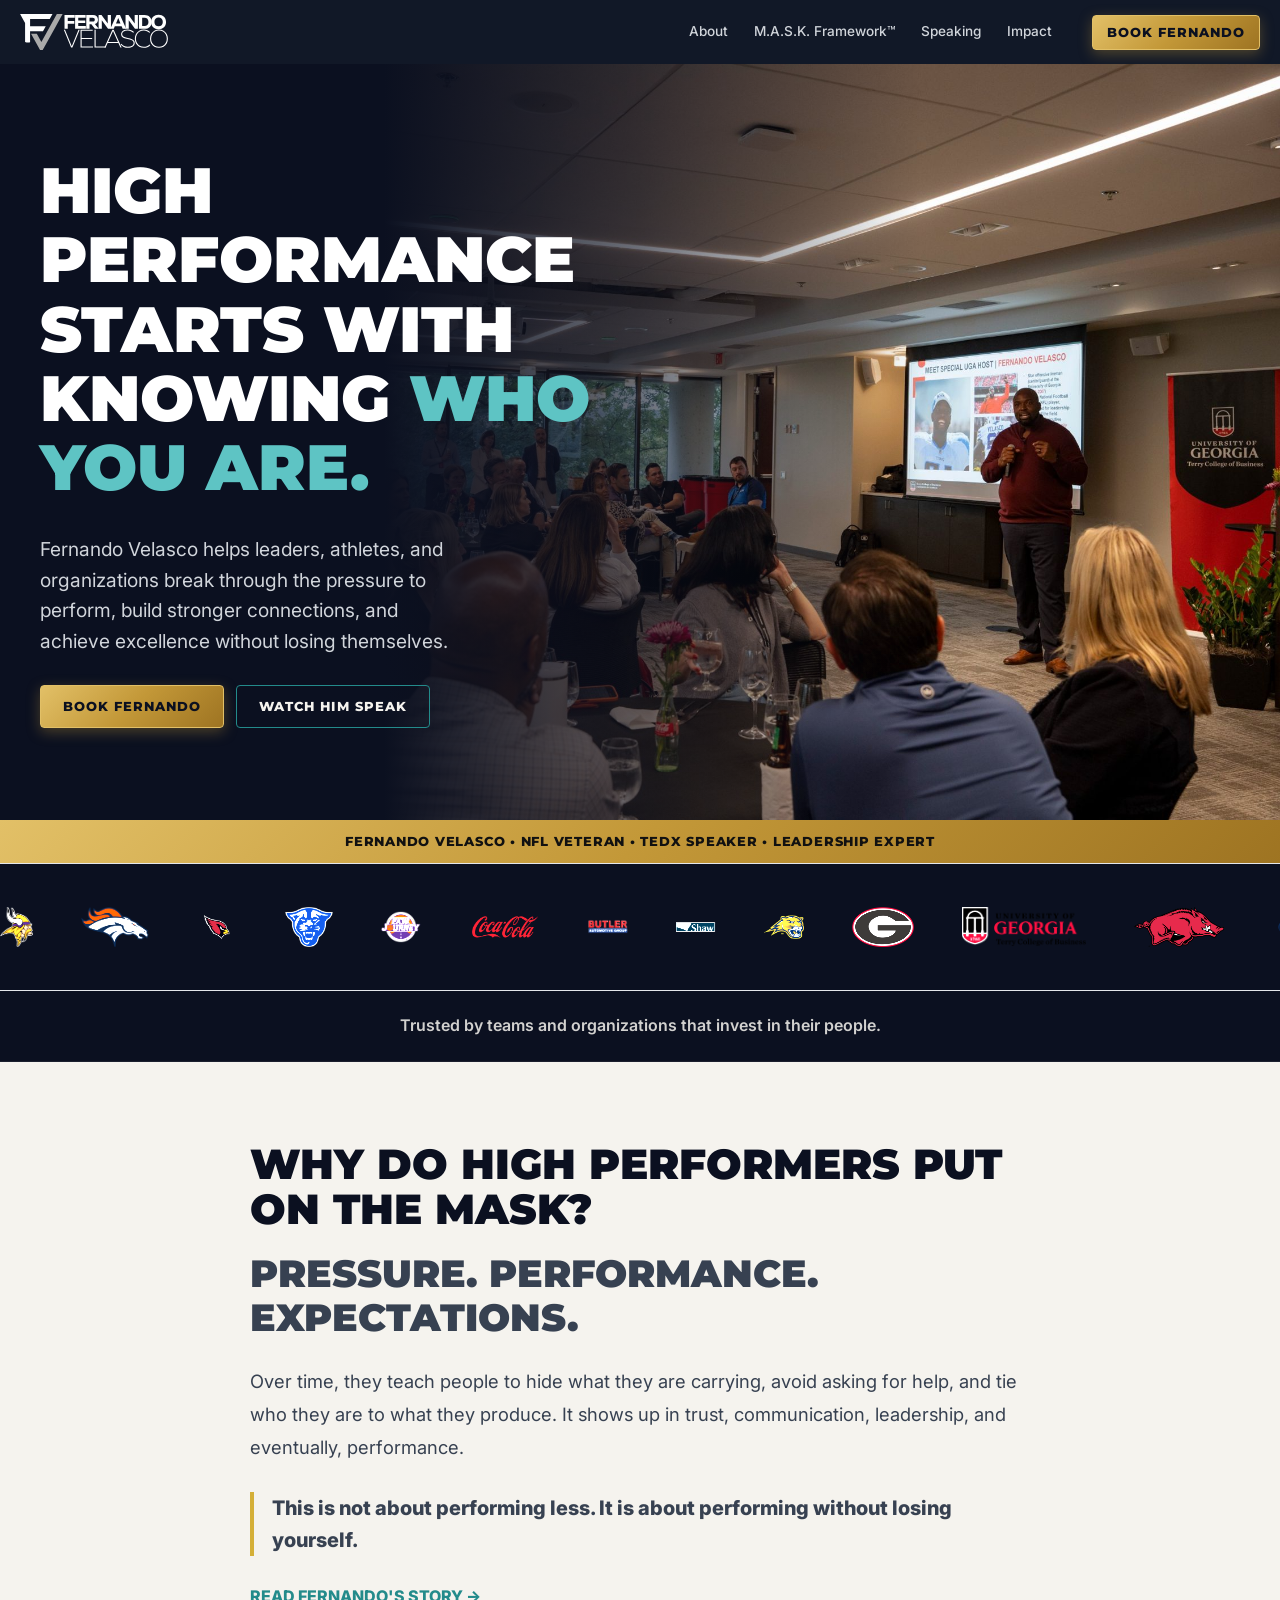
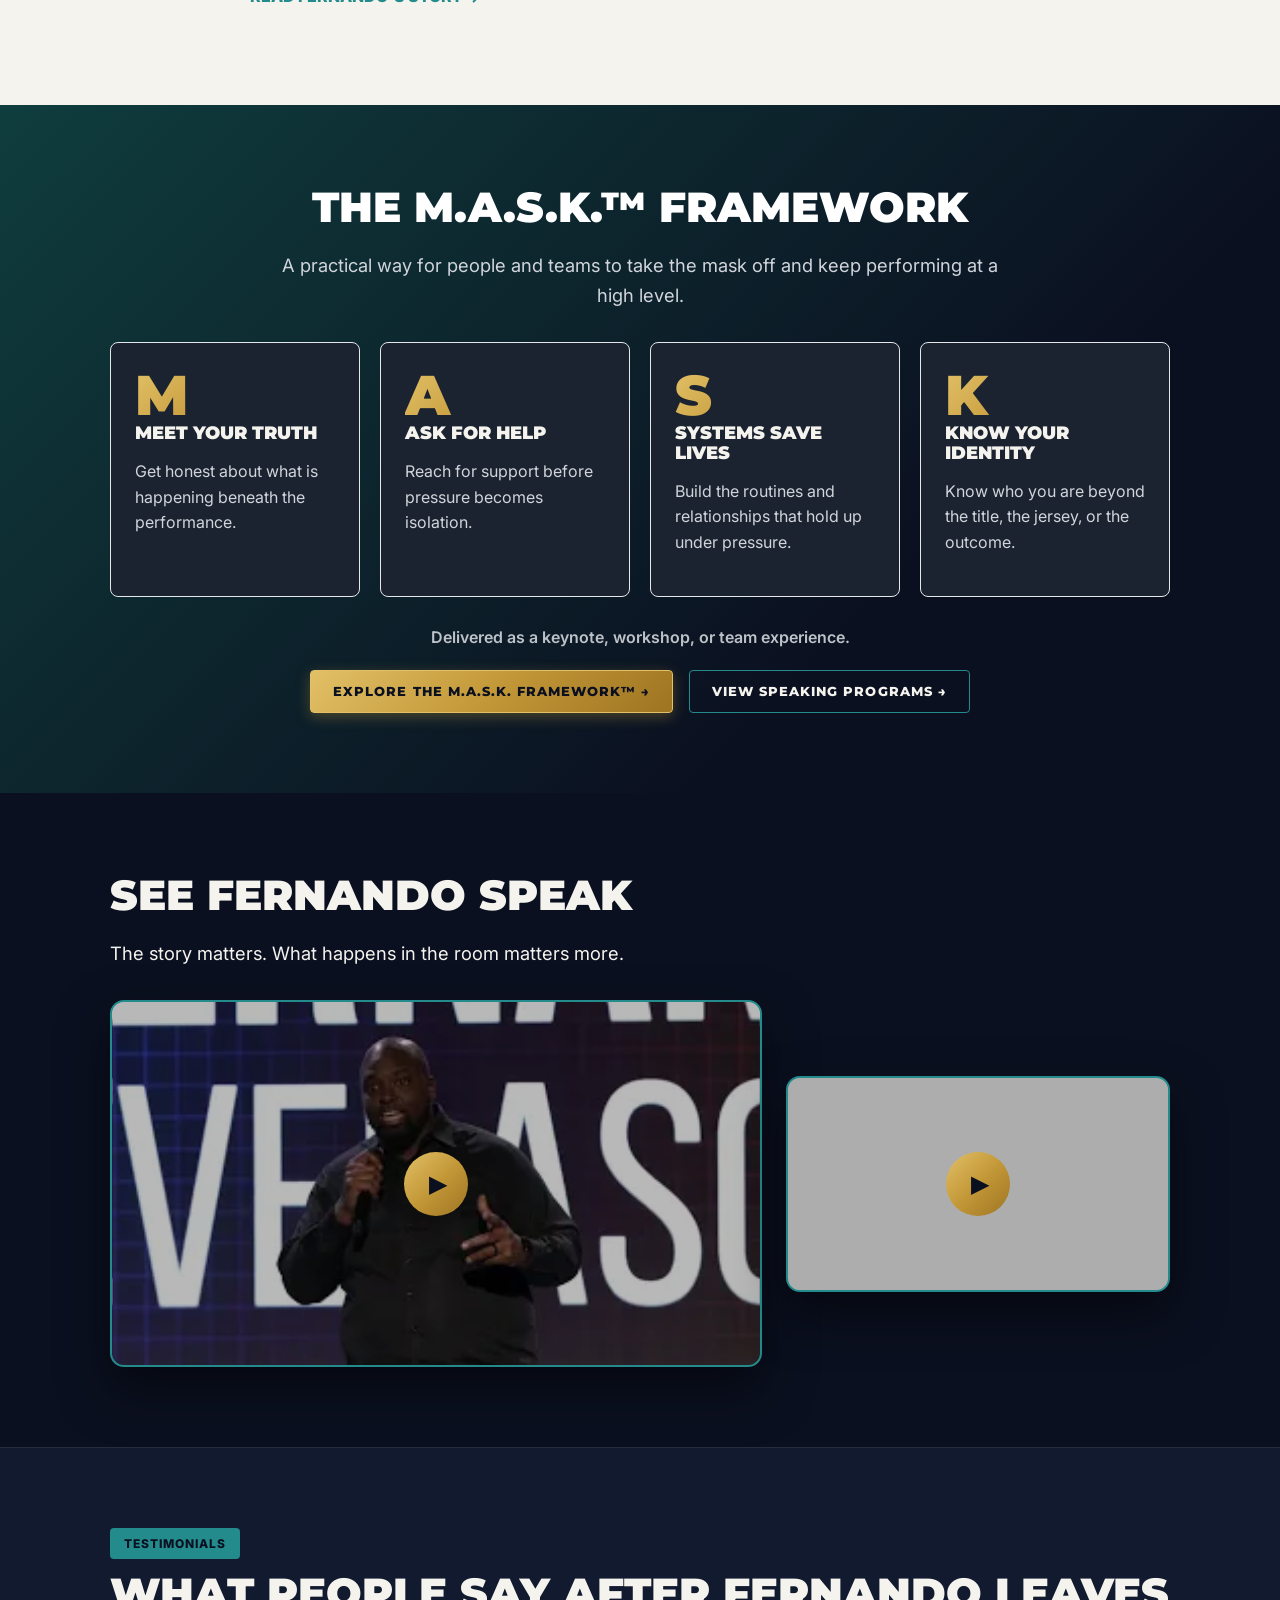
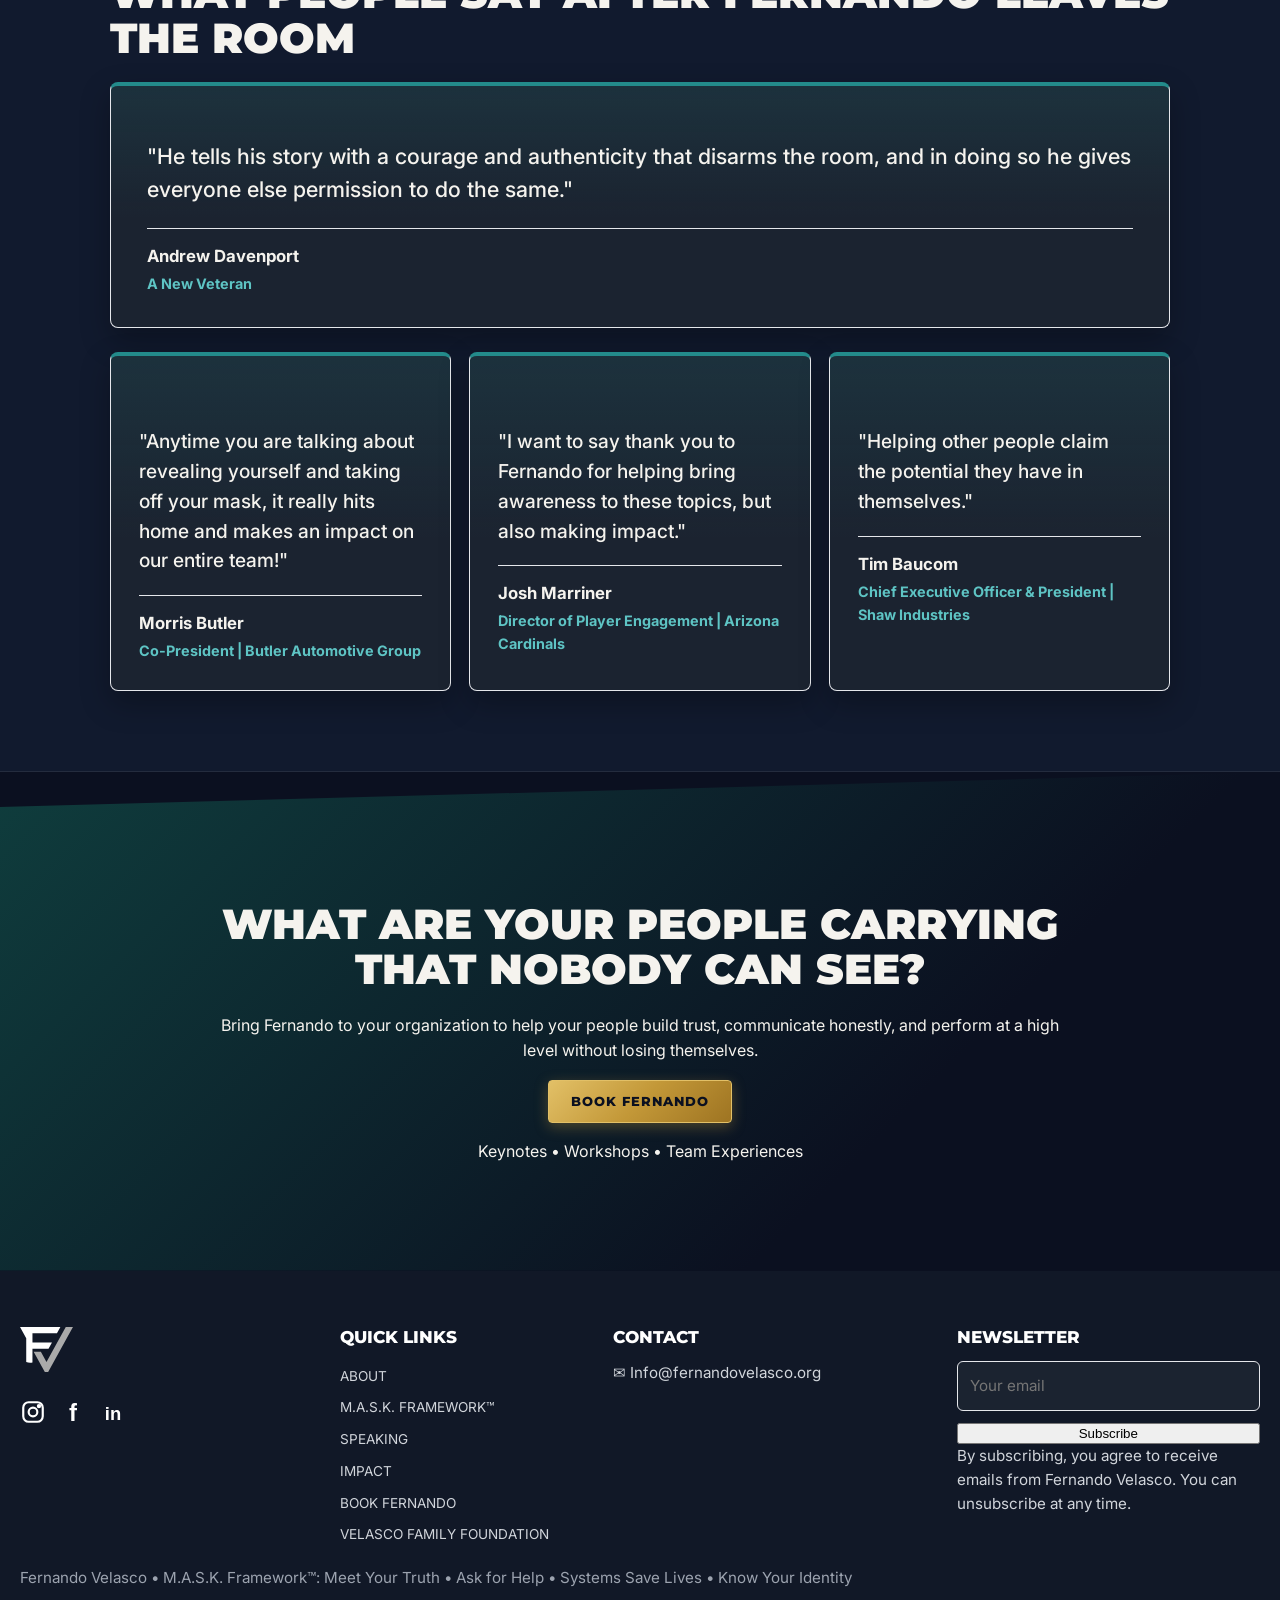
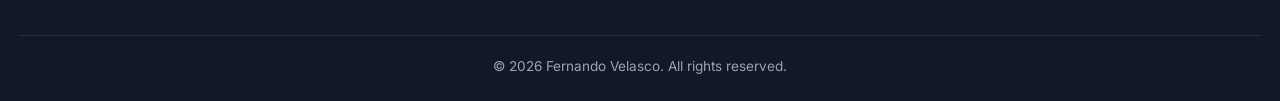
<file: index.html>
<!DOCTYPE html>
<html lang="en">
<head>
<meta charset="utf-8">
<!-- viewport-fit=cover lets the page extend edge to edge on notched phones -->
<meta name="viewport" content="width=device-width, initial-scale=1, viewport-fit=cover">
<title>Fernando Velasco | Keynote Speaker</title>

<!-- Google Fonts: Inter for body text, Montserrat (heavy weights) for headings -->
<link rel="preconnect" href="https://fonts.googleapis.com">
<link href="https://fonts.googleapis.com/css2?family=Inter:wght@400;500;600&family=Montserrat:wght@800;900&display=swap" rel="stylesheet">
<link rel="stylesheet" href="styles.css">

<!-- Home page look: matches the About, M.A.S.K., Speaking, Impact and Book pages -->
<style>
  :root{--navy:#0B1020;--gold:#D4AF37;--gold-grad:linear-gradient(135deg,#E2C067 0%,#C39838 50%,#9E7422 100%);--gold-border:#E2C067;--teal:#238B8B;--teal-lt:#5EC4C4;--white:#F5F3EE;--card:#1B2330;--band:#111a2e}
  body{background:var(--navy);color:var(--white);font-family:'Inter',sans-serif;overflow-x:clip}
  h1,h2,h3{color:var(--white)}
  main .wrap{max-width:1100px}
  section.b{padding:80px 0}
  .alt{background:var(--band);border-block:1px solid rgba(255,255,255,.08)}
  .dark{background:linear-gradient(135deg,#0f3d3d,#0B1020 70%)}
  .light{background:var(--white);color:#1F2937}
  .light h2,.light h3{color:#0B1020}
  .light p{color:#374151}
  .pop{color:var(--teal-lt)}
  .badge-tag{display:inline-block;background:var(--teal);color:var(--navy);font-size:.75rem;font-weight:800;text-transform:uppercase;padding:6px 14px;border-radius:4px;letter-spacing:1px;margin-bottom:12px}
  .btn{background:var(--gold-grad);color:#0B1020;border:1px solid var(--gold-border);box-shadow:0 4px 14px rgba(195,152,56,.35);text-decoration:none}
  .btn.o{background:transparent;color:var(--white);border:1px solid var(--teal);box-shadow:none}
  .btn.o:hover{background:rgba(35,139,139,.15)}

  /* 1. HERO: full-bleed stage photo */
  .hero{min-height:84vh;display:flex;align-items:center;text-align:left;padding:90px 0;
    background:linear-gradient(90deg,#0B1020 0%,#0B1020 30%,rgba(11,16,32,.6) 50%,rgba(11,16,32,0) 72%),url('assets/images/uga-audience.jpg') right top/auto 100% no-repeat,#0B1020}
  .hero .wrap{width:100%;max-width:1240px}
  .hero h1{max-width:16ch;margin-inline:0;font-size:clamp(2.4rem,5vw,4.2rem)}
  .hero .wrap>p{margin-left:0;margin-right:0;max-width:34ch;font-size:1.2rem}
  .hero .cta{justify-content:flex-start}

  /* 2. credibility */
  .trusted{text-align:center;padding:22px 20px;font-weight:600;opacity:.85;border-bottom:1px solid rgba(255,255,255,.08)}

  /* 3. problem */
  .three{font:900 clamp(1.5rem,3.6vw,2.4rem)/1.15 Montserrat,sans-serif;text-transform:uppercase;color:var(--teal);margin:0 0 24px}
  .more{font-weight:800;color:var(--teal);text-decoration:none}

  /* 4. solution */
  .deliv{font-weight:600;opacity:.9;margin:28px 0 20px}
  .links{display:flex;gap:16px;justify-content:center;flex-wrap:wrap}

  /* 5. video */
  .video-grid{display:grid;grid-template-columns:1.7fr 1fr;gap:24px;align-items:center}
  .vid-wrap{position:relative;aspect-ratio:16/9;border-radius:14px;overflow:hidden;box-shadow:0 22px 50px rgba(0,0,0,.5);border:2px solid var(--teal);background:#000;display:grid;place-items:center;text-align:center;color:rgba(245,243,238,.7);font-weight:600}
  .vid-wrap iframe{position:absolute;inset:0;width:100%;height:100%;border:0}
  .play{width:64px;height:64px;border-radius:50%;background:var(--gold-grad);display:grid;place-items:center;margin:0 auto 12px;color:#0B1020;font-size:1.5rem;padding-left:4px}

  /* 6. testimonials 
  .quote{border-top:4px solid var(--teal);background:linear-gradient(180deg,rgba(35,139,139,.14),transparent 55%),var(--card)}
  .quote p{color:var(--white)}
  .quote .who{color:var(--teal-lt)}
  .quote .who strong{display:block;color:var(--white)}
  */

  /* 6. testimonials */
.testimonials-section {
  background-color: #ffffff;
}

.testimonials-section h2 {
  color: #0f172a; /* Dark text so the heading is readable on white */
}

/* Keep original dark card styling */
.quote {
  border-top: 4px solid var(--teal);
  background: linear-gradient(180deg, rgba(35, 139, 139, 0.14), transparent 55%), var(--card);
}

.quote p {
  color: var(--white);
}

.quote .who {
  color: var(--teal-lt);
}

.quote .who strong {
  display: block;
  color: var(--white);
}


  /* 7. book */
  .cta-band{background:linear-gradient(135deg,#0f3d3d,#0B1020 70%);clip-path:polygon(0 7%,100% 0,100% 100%,0 100%);padding:130px 0 90px}

  .card:hover{border-color:var(--teal)}

  #video .lead{margin-left:0;margin-right:0}
  .vthumb{position:relative;aspect-ratio:16/9;width:100%;padding:0;border:2px solid var(--teal);border-radius:14px;background-size:cover;background-position:center;cursor:pointer;display:grid;place-items:center;box-shadow:0 22px 50px rgba(0,0,0,.5);transition:transform .25s}
  .vthumb:hover{transform:scale(1.02)}
  .vthumb::before{content:"";position:absolute;inset:0;background:rgba(0,0,0,.28);border-radius:12px}
  .vthumb .play{position:relative;margin:0}
  .lightbox{position:fixed;inset:0;background:rgba(0,0,0,.9);display:none;align-items:center;justify-content:center;z-index:100;padding:20px}
  .lightbox.on{display:flex}
  .lb-box{width:min(1100px,100%);aspect-ratio:16/9}
  .lb-box iframe{width:100%;height:100%;border:0;border-radius:12px}
  .lb-x{position:absolute;top:14px;right:22px;background:none;border:0;color:#fff;font-size:2.6rem;cursor:pointer;line-height:1}


  @media(max-width:820px){
    .hero{text-align:center;background:linear-gradient(rgba(11,16,32,.82),rgba(11,16,32,.82)),url('assets/images/uga-audience.jpg') 80% 10%/cover no-repeat}
    .hero h1{margin-inline:auto}.hero .wrap>p{margin-left:auto;margin-right:auto}.hero .cta{justify-content:center}
    .video-grid{grid-template-columns:1fr}
  }

</style>
</head>
<body>

<!-- ============ HEADER / NAVIGATION (nav links are filled in by script.js) ============ -->
<header><div class="wrap">
<a class="logo" href="index.html" aria-label="Fernando Velasco home"><img class="logo-h" src="assets/logos/fv-logo-horizontal-white.svg" alt="Fernando Velasco" width="148" height="36"></a>
<nav id="nav"><a href="about.html">About</a><a href="mask.html">M.A.S.K. Framework™</a><a href="speaking.html">Speaking</a><a href="impact.html">Impact</a></nav>
<div style="display:flex;gap:10px;align-items:center">
  <button class="btn sm" data-book>Book Fernando</button>
  <button class="menu" id="menu" aria-label="Menu">☰</button>
</div>
</div></header>

<main>

<!-- ============ 1. HERO ============ -->
<section class="hero"><div class="wrap">
  <h1>High Performance Starts With Knowing <span class="pop">Who You Are.</span></h1>
  <p>Fernando Velasco helps leaders, athletes, and organizations break through the pressure to perform, build stronger connections, and achieve excellence without losing themselves.</p>
  <div class="cta">
    <button class="btn" data-book>Book Fernando</button>
    <a class="btn o" href="#video">Watch Him Speak</a>
  </div>
</div></section>

<!-- ============ 2. CREDIBILITY ============ -->
<div class="strip">Fernando Velasco • NFL Veteran • TEDx Speaker • Leadership Expert</div>

<!-- Scrolling logo ticker. The set of items is repeated so the CSS animation can loop seamlessly. -->
<div class="ticker"><div>
  <!-- first half -->
  <!-- NFL organizations -->
  <img src="assets/logos/Minnesota_Vikings_logo.png" alt="Minnesota Vikings logo">
  <img src="assets/logos/Denver_Broncos_logo.png" alt="Denver Broncos logo">
  <img src="assets/logos/Arizona_Cardinals_logo.png" alt="Arizona Cardinals logo">
  <!-- Collegiate athletics -->
  <img src="assets/logos/Georgia_State_Athletics_logo.png" alt="Georgia State Football">
  <img src="assets/logos/P.A.W._Journey_logo.png" alt="P.A.W. Journey logo">
  <!-- Corporate teams -->
  <img src="assets/logos/Coca-Cola-logo.png" alt="CocaCola logo">
  <img src="assets/logos/Butler_Automotive.png" alt="Butler Automotive logo">
  <img src="assets/logos/Shaw_Industries_Inc_logo.png" alt="Shaw Industries, Inc. logo">
  <!-- Universities -->
  <img src="assets/logos/Averett_University.png" alt="Averett University logo">
  <img src="assets/logos/Georgia_Athletics_logo.png" alt="University of Georgia logo">
  <img src="assets/logos/terry_logo.png" alt="University of Georgia Terry College of Business logo">
  <img src="assets/logos/University_of_Arkansas.png" alt="University of Arkansas logo">
  <img src="assets/logos/Penn_State_University.png" alt="Penn State University logo">
  <!-- Leadership organizations -->
  <img src="assets/logos/BGCFC_logo.png" alt="Boys & Girls Club of Jefferson County logo">
  <img src="assets/logos/SMHF_logo.png" alt="Steve & Marjorie Harvey Foundation logo">
  <img src="assets/logos/Encouragement_Coaches_Clinic_logo.webp" alt="Encouragement Coaches Clinic logo">


  <!-- NFL organizations -->
  <img src="assets/logos/Minnesota_Vikings_logo.png" alt="Minnesota Vikings logo">
  <img src="assets/logos/Denver_Broncos_logo.png" alt="Denver Broncos logo">
  <img src="assets/logos/Arizona_Cardinals_logo.png" alt="Arizona Cardinals logo">
  <!-- Collegiate athletics -->
  <img src="assets/logos/Georgia_State_Athletics_logo.png" alt="Georgia State Football">
  <img src="assets/logos/P.A.W._Journey_logo.png" alt="P.A.W. Journey logo">
  <!-- Corporate teams -->
  <img src="assets/logos/Coca-Cola-logo.png" alt="CocaCola logo">
  <img src="assets/logos/Butler_Automotive.png" alt="Butler Automotive logo">
  <img src="assets/logos/Shaw_Industries_Inc_logo.png" alt="Shaw Industries, Inc. logo">
  <!-- Universities -->
  <img src="assets/logos/Averett_University.png" alt="Averett University logo">
  <img src="assets/logos/Georgia_Athletics_logo.png" alt="University of Georgia logo">
  <img src="assets/logos/terry_logo.png" alt="University of Georgia Terry College of Business logo">
  <img src="assets/logos/University_of_Arkansas.png" alt="University of Arkansas logo">
  <img src="assets/logos/Penn_State_University.png" alt="Penn State University logo">
  <!-- Leadership organizations -->
  <img src="assets/logos/BGCFC_logo.png" alt="Boys & Girls Club of Jefferson County logo">
  <img src="assets/logos/SMHF_logo.png" alt="Steve & Marjorie Harvey Foundation logo">
  <img src="assets/logos/Encouragement_Coaches_Clinic_logo.webp" alt="Encouragement Coaches Clinic logo">


  <!-- second half: exact copy of the first -->
  <!-- NFL organizations -->
  <img src="assets/logos/Minnesota_Vikings_logo.png" alt="Minnesota Vikings logo">
  <img src="assets/logos/Denver_Broncos_logo.png" alt="Denver Broncos logo">
  <img src="assets/logos/Arizona_Cardinals_logo.png" alt="Arizona Cardinals logo">
  <!-- Collegiate athletics -->
  <img src="assets/logos/Georgia_State_Athletics_logo.png" alt="Georgia State Football">
  <img src="assets/logos/P.A.W._Journey_logo.png" alt="P.A.W. Journey logo">
  <!-- Corporate teams -->
  <img src="assets/logos/Coca-Cola-logo.png" alt="CocaCola logo">
  <img src="assets/logos/Butler_Automotive.png" alt="Butler Automotive logo">
  <img src="assets/logos/Shaw_Industries_Inc_logo.png" alt="Shaw Industries, Inc. logo">
  <!-- Universities -->
  <img src="assets/logos/Averett_University.png" alt="Averett University logo">
  <img src="assets/logos/Georgia_Athletics_logo.png" alt="University of Georgia logo">
  <img src="assets/logos/terry_logo.png" alt="University of Georgia Terry College of Business logo">
  <img src="assets/logos/University_of_Arkansas.png" alt="University of Arkansas logo">
  <img src="assets/logos/Penn_State_University.png" alt="Penn State University logo">
  <!-- Leadership organizations -->
  <img src="assets/logos/BGCFC_logo.png" alt="Boys & Girls Club of Jefferson County logo">
  <img src="assets/logos/SMHF_logo.png" alt="Steve & Marjorie Harvey Foundation logo">
  <img src="assets/logos/Encouragement_Coaches_Clinic_logo.webp" alt="Encouragement Coaches Clinic logo">

  
  <!-- NFL organizations -->
  <img src="assets/logos/Minnesota_Vikings_logo.png" alt="Minnesota Vikings logo">
  <img src="assets/logos/Denver_Broncos_logo.png" alt="Denver Broncos logo">
  <img src="assets/logos/Arizona_Cardinals_logo.png" alt="Arizona Cardinals logo">
  <!-- Collegiate athletics -->
  <img src="assets/logos/Georgia_State_Athletics_logo.png" alt="Georgia State Football">
  <img src="assets/logos/P.A.W._Journey_logo.png" alt="P.A.W. Journey logo">
  <!-- Corporate teams -->
  <img src="assets/logos/Coca-Cola-logo.png" alt="CocaCola logo">
  <img class="lg" src="assets/logos/Butler_Automotive.png" alt="Butler Automotive logo">
  <img src="assets/logos/Shaw_Industries_Inc_logo.png" alt="Shaw Industries, Inc. logo">
  <!-- Universities -->
  <img src="assets/logos/Averett_University.png" alt="Averett University logo">
  <img src="assets/logos/Georgia_Athletics_logo.png" alt="University of Georgia logo">
  <img src="assets/logos/terry_logo.png" alt="University of Georgia Terry College of Business logo">
  <img src="assets/logos/University_of_Arkansas.png" alt="University of Arkansas logo">
  <img src="assets/logos/Penn_State_University.png" alt="Penn State University logo">
  <!-- Leadership organizations -->
  <img src="assets/logos/BGCFC_logo.png" alt="Boys & Girls Club of Jefferson County logo">
  <img src="assets/logos/SMHF_logo.png" alt="Steve & Marjorie Harvey Foundation logo">
  <img src="assets/logos/Encouragement_Coaches_Clinic_logo.webp" alt="Encouragement Coaches Clinic logo">


</div></div>
<div class="trusted">Trusted by teams and organizations that invest in their people.</div>

<!-- ============ 3. THE PROBLEM ============ -->
<section class="b light"><div class="wrap fade" style="max-width:820px">
  <h2>Why do high performers put on the mask?</h2>
  <p class="three">Pressure. Performance. Expectations.</p>
  <p style="font-size:1.15rem;line-height:1.8">Over time, they teach people to hide what they are carrying, avoid asking for help, and tie who they are to what they produce. It shows up in trust, communication, leadership, and eventually, performance.</p>
  <p class="kt-callout">This is not about performing less. It is about performing without losing yourself.</p>
  <p><a class="more" href="about.html">READ FERNANDO'S STORY →</a></p>
</div></section>

<!-- ============ 4. THE SOLUTION ============ -->
<section class="b dark"><div class="wrap fade center">
  <h2>The M.A.S.K.™ Framework</h2>
  <p class="lead">A practical way for people and teams to take the mask off and keep performing at a high level.</p>
  <div class="grid mask-grid">
    <div class="card"><div class="mask"><div class="l">M</div></div><h3>Meet Your Truth</h3><p>Get honest about what is happening beneath the performance.</p></div>
    <div class="card"><div class="mask"><div class="l">A</div></div><h3>Ask for Help</h3><p>Reach for support before pressure becomes isolation.</p></div>
    <div class="card"><div class="mask"><div class="l">S</div></div><h3>Systems Save Lives</h3><p>Build the routines and relationships that hold up under pressure.</p></div>
    <div class="card"><div class="mask"><div class="l">K</div></div><h3>Know Your Identity</h3><p>Know who you are beyond the title, the jersey, or the outcome.</p></div>
  </div>
  <p class="deliv">Delivered as a keynote, workshop, or team experience.</p>
  <div class="links">
    <a class="btn" href="mask.html">Explore the M.A.S.K. Framework™ →</a>
    <a class="btn o" href="speaking.html">View Speaking Programs →</a>
  </div>
</div></section>

<!-- ============ 5. VIDEO ============ -->
<section class="b" id="video"><div class="wrap fade">
  <h2>See Fernando speak</h2>
  <p class="lead">The story matters. What happens in the room matters more.</p>
  <div class="video-grid">
    <button class="vthumb" data-video="https://www.youtube-nocookie.com/embed/4SYgYGl21MA?rel=0&amp;modestbranding=1" style="background-image:url('assets/images/reel-thumbnail.jpg')" aria-label="Play speaking reel"><span class="play">▶</span></button>
    <button class="vthumb" data-video="https://www.youtube-nocookie.com/embed/-_8W27A81d4?autoplay=1&amp;rel=0" style="background-image:url('https://img.youtube.com/vi/-_8W27A81d4/hqdefault.jpg')" aria-label="Play TEDx talk"><span class="play">▶</span></button>
  </div>
</div></section>

<!-- ============ 6. TESTIMONIALS ============ -->
<section class="b alt"><div class="wrap fade">
  <span class="badge-tag">TESTIMONIALS</span>
  <h2>What people say after Fernando leaves the room</h2>
  <div class="card quote" style="margin-bottom:24px;padding:32px 36px">
    <p style="font-size:1.35rem;line-height:1.55">"He tells his story with a courage and authenticity that disarms the room, and in doing so he gives everyone else permission to do the same."</p>
    <span class="who"><strong>Andrew Davenport</strong>A New Veteran</span>
  </div>
  <div class="grid g3">
    <div class="card quote">
      <p>"Anytime you are talking about revealing yourself and taking off your mask, it really hits home and makes an impact on our entire team!"</p>
      <span class="who"><strong>Morris Butler</strong>Co-President | Butler Automotive Group</span>
    </div>
    <div class="card quote">
      <p>"I want to say thank you to Fernando for helping bring awareness to these topics, but also making impact."</p>
      <span class="who"><strong>Josh Marriner</strong>Director of Player Engagement | Arizona Cardinals</span>
    </div>
    <div class="card quote">
      <p>"Helping other people claim the potential they have in themselves."</p>
      <span class="who"><strong>Tim Baucom</strong>Chief Executive Officer &amp; President | Shaw Industries</span>
    </div>
  </div>
</div></section>

<!-- ============ 7. BOOK ============ -->
<section class="cta-band"><div class="wrap fade" style="text-align:center;max-width:900px">
  <h2>What are your people carrying that nobody can see?</h2>
  <p>Bring Fernando to your organization to help your people build trust, communicate honestly, and perform at a high level without losing themselves.</p>
  <button class="btn" data-book>Book Fernando</button>
  <p>Keynotes • Workshops • Team Experiences</p>
</div></section>
</main>

<!-- ============ FOOTER (also rebuilt from script.js so every page matches) ============ -->
<footer>
  <div class="wrap">
    <div class="foot-grid">
      <div>
        <a class="logo" href="index.html" aria-label="Fernando Velasco home"><img class="logo-i" src="assets/logos/fv-icon-white.svg" alt="Fernando Velasco" width="53" height="45"></a>
        <div class="social">
          <a href="https://www.instagram.com/kidfromwrens?stkn=MzF6Zmh2bGFzdXU0" target="_blank" rel="noopener noreferrer" aria-label="Instagram"><svg viewBox="0 0 24 24" fill="none" stroke="currentColor" stroke-width="2"><rect x="3" y="3" width="18" height="18" rx="5"/><circle cx="12" cy="12" r="4"/><circle cx="17.5" cy="6.5" r="1" fill="currentColor"/></svg></a>
          <a href="https://www.facebook.com/share/1AR26XKZns/?mibextid=wwXIfr" target="_blank" rel="noopener noreferrer" aria-label="Facebook"><svg viewBox="0 0 24 24"><text x="12" y="20" text-anchor="middle" font-size="22" font-weight="800" fill="currentColor" font-family="Arial,sans-serif">f</text></svg></a>
          <a href="https://www.linkedin.com/in/fernando-velasco-0063501b3?utm_source=share_via&utm_content=profile&utm_medium=member_ios" target="_blank" rel="noopener noreferrer" aria-label="LinkedIn"><svg viewBox="0 0 24 24"><text x="12" y="19" text-anchor="middle" font-size="17" font-weight="800" fill="currentColor" font-family="Arial,sans-serif">in</text></svg></a>
        </div>
      </div>
      <div>
        <h4>Quick Links</h4>
        <a href="about.html">About</a>
        <a href="mask.html">M.A.S.K. Framework™</a>
        <a href="speaking.html">Speaking</a>
        <a href="impact.html">Impact</a>
        <a href="book.html">Book Fernando</a>
        <a href="https://www.velascofamilyfoundation.org" target="_blank" rel="noopener">Velasco Family Foundation</a>
      </div>
      <div>
        <h4>Contact</h4>
        <p>&#9993; <a href="mailto:Info@fernandovelasco.org">Info@fernandovelasco.org</a></p>
      </div>
      <div>
        <h4>Newsletter</h4>
        <form class="news" id="newsletter">
          <input type="email" required placeholder="Your email" aria-label="Email address">
          <button type="submit">Subscribe</button>
        </form>
        <p class="news-note">By subscribing, you agree to receive emails from Fernando Velasco. You can unsubscribe at any time.</p>
      </div>
    </div>
    <p class="foot-line">Fernando Velasco • M.A.S.K. Framework™: Meet Your Truth • Ask for Help • Systems Save Lives • Know Your Identity</p>
    <p class="foot-copy">&copy; 2026 Fernando Velasco. All rights reserved.</p>
  </div>
</footer>

<div class="lightbox" id="lb"><button class="lb-x" aria-label="Close">×</button><div class="lb-box"></div></div>



<script src="script.js"></script>

<script>
const lb=document.getElementById('lb'),box=lb.querySelector('.lb-box');
document.querySelectorAll('[data-video]').forEach(b=>b.addEventListener('click',()=>{
  box.innerHTML='<iframe src="'+b.dataset.video+'" allow="autoplay; fullscreen; picture-in-picture; encrypted-media" allowfullscreen title="Video player"></iframe>';
  lb.classList.add('on');
}));
const closeLb=()=>{lb.classList.remove('on');box.innerHTML=''};
lb.addEventListener('click',e=>{if(e.target===lb||e.target.classList.contains('lb-x'))closeLb()});
document.addEventListener('keydown',e=>{if(e.key==='Escape')closeLb()});
</script>

</body>
</html>
</file>
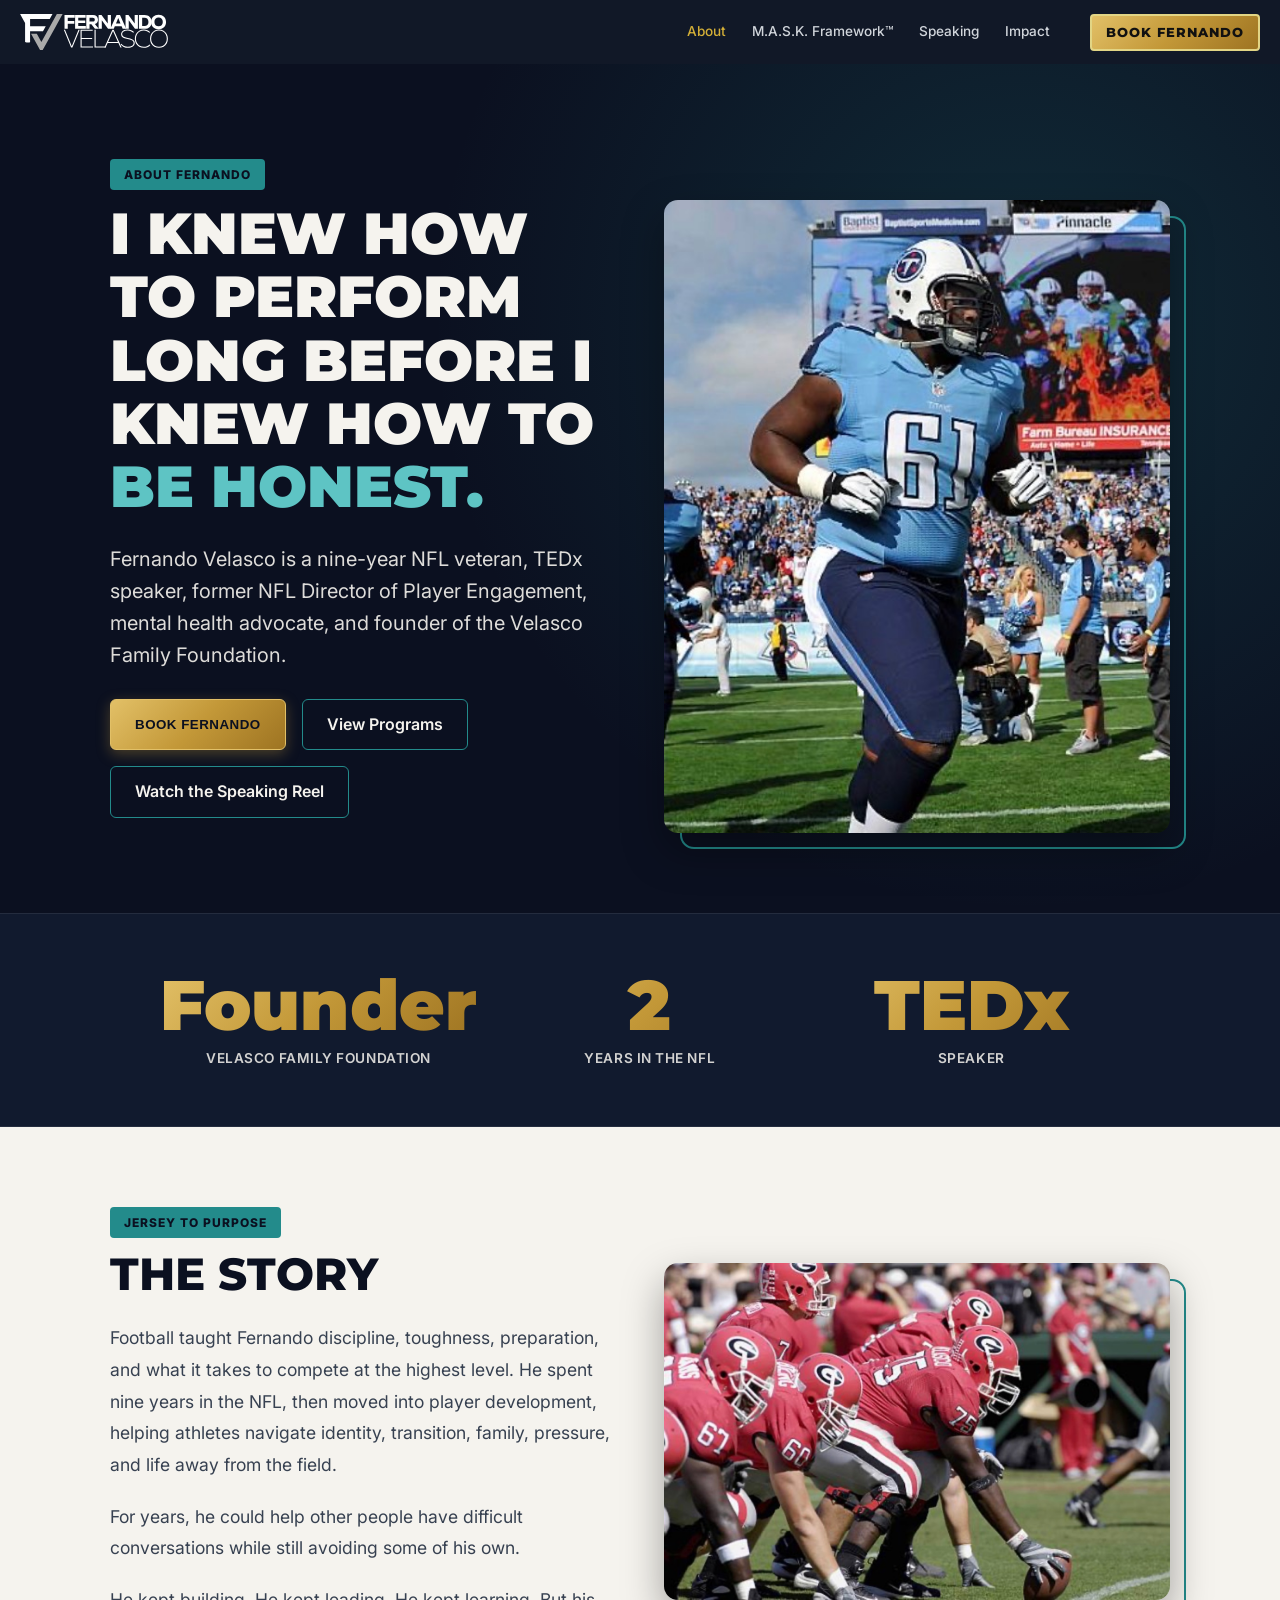
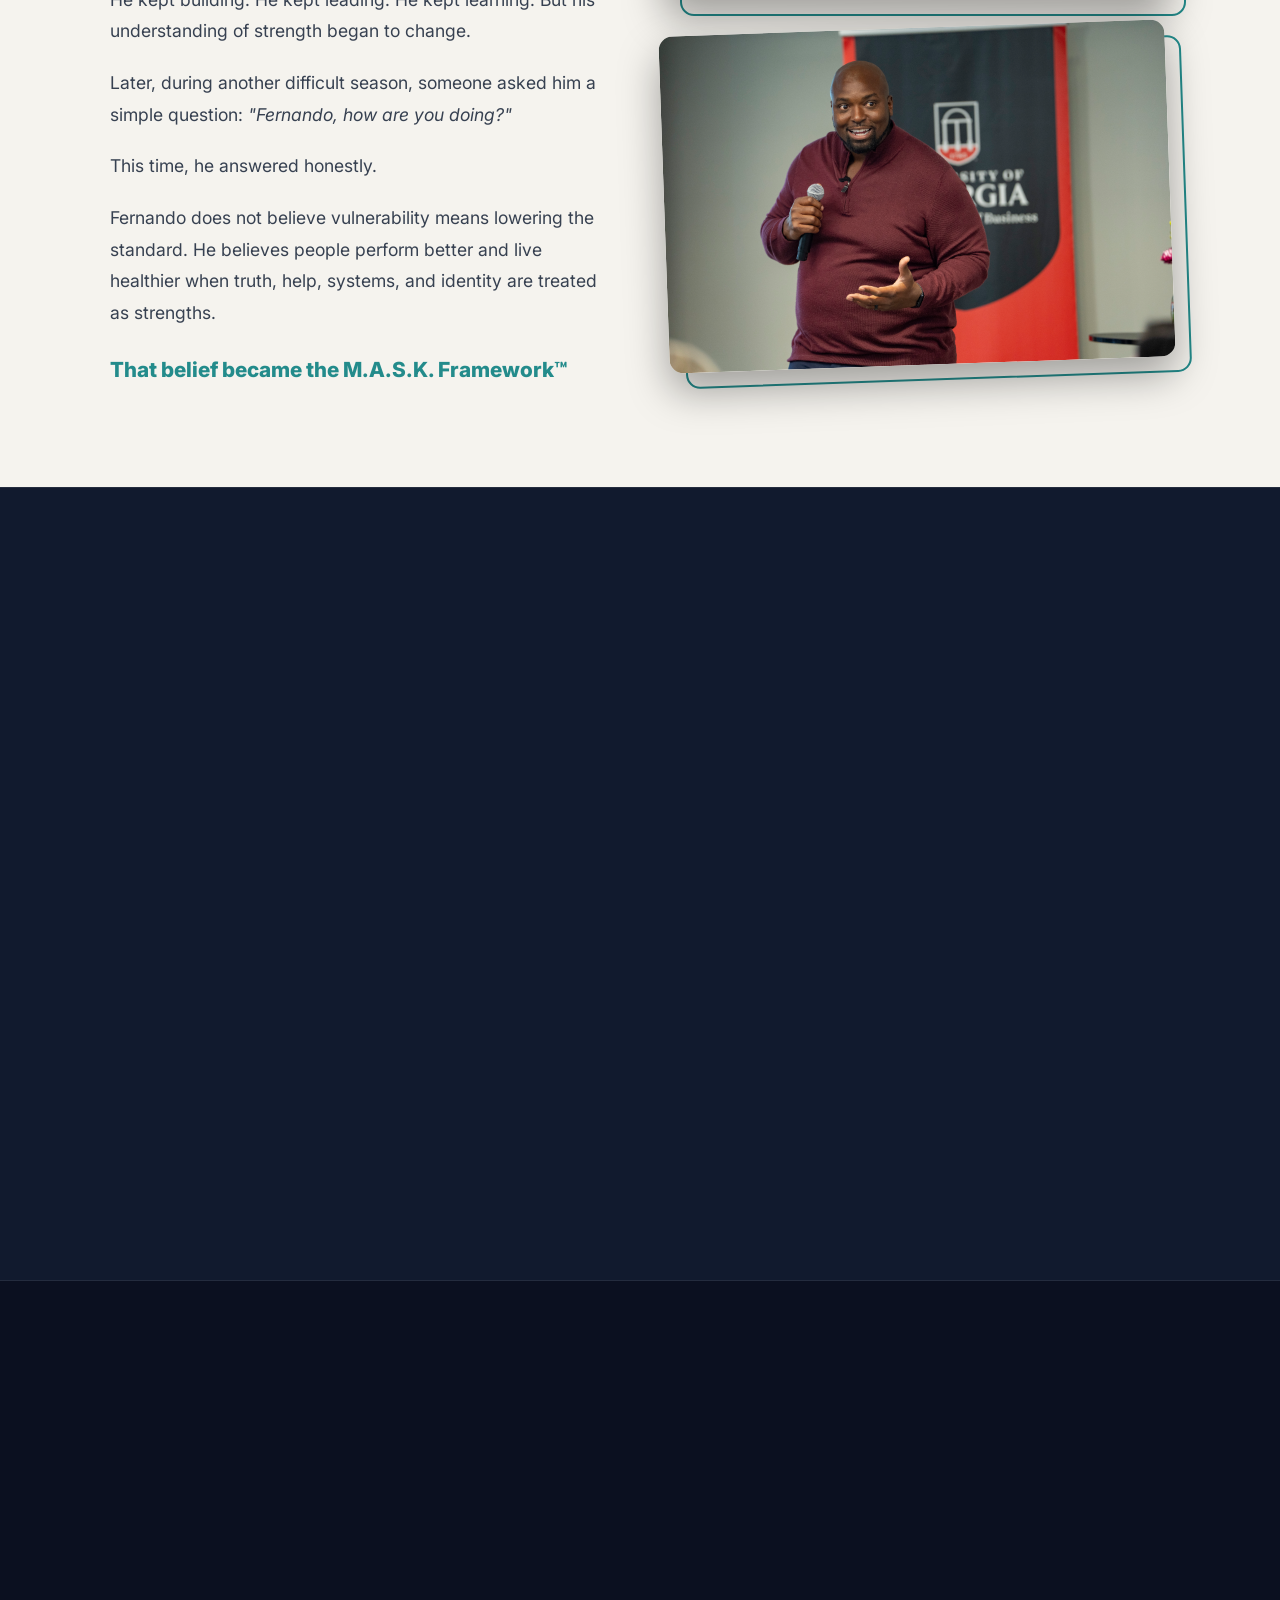
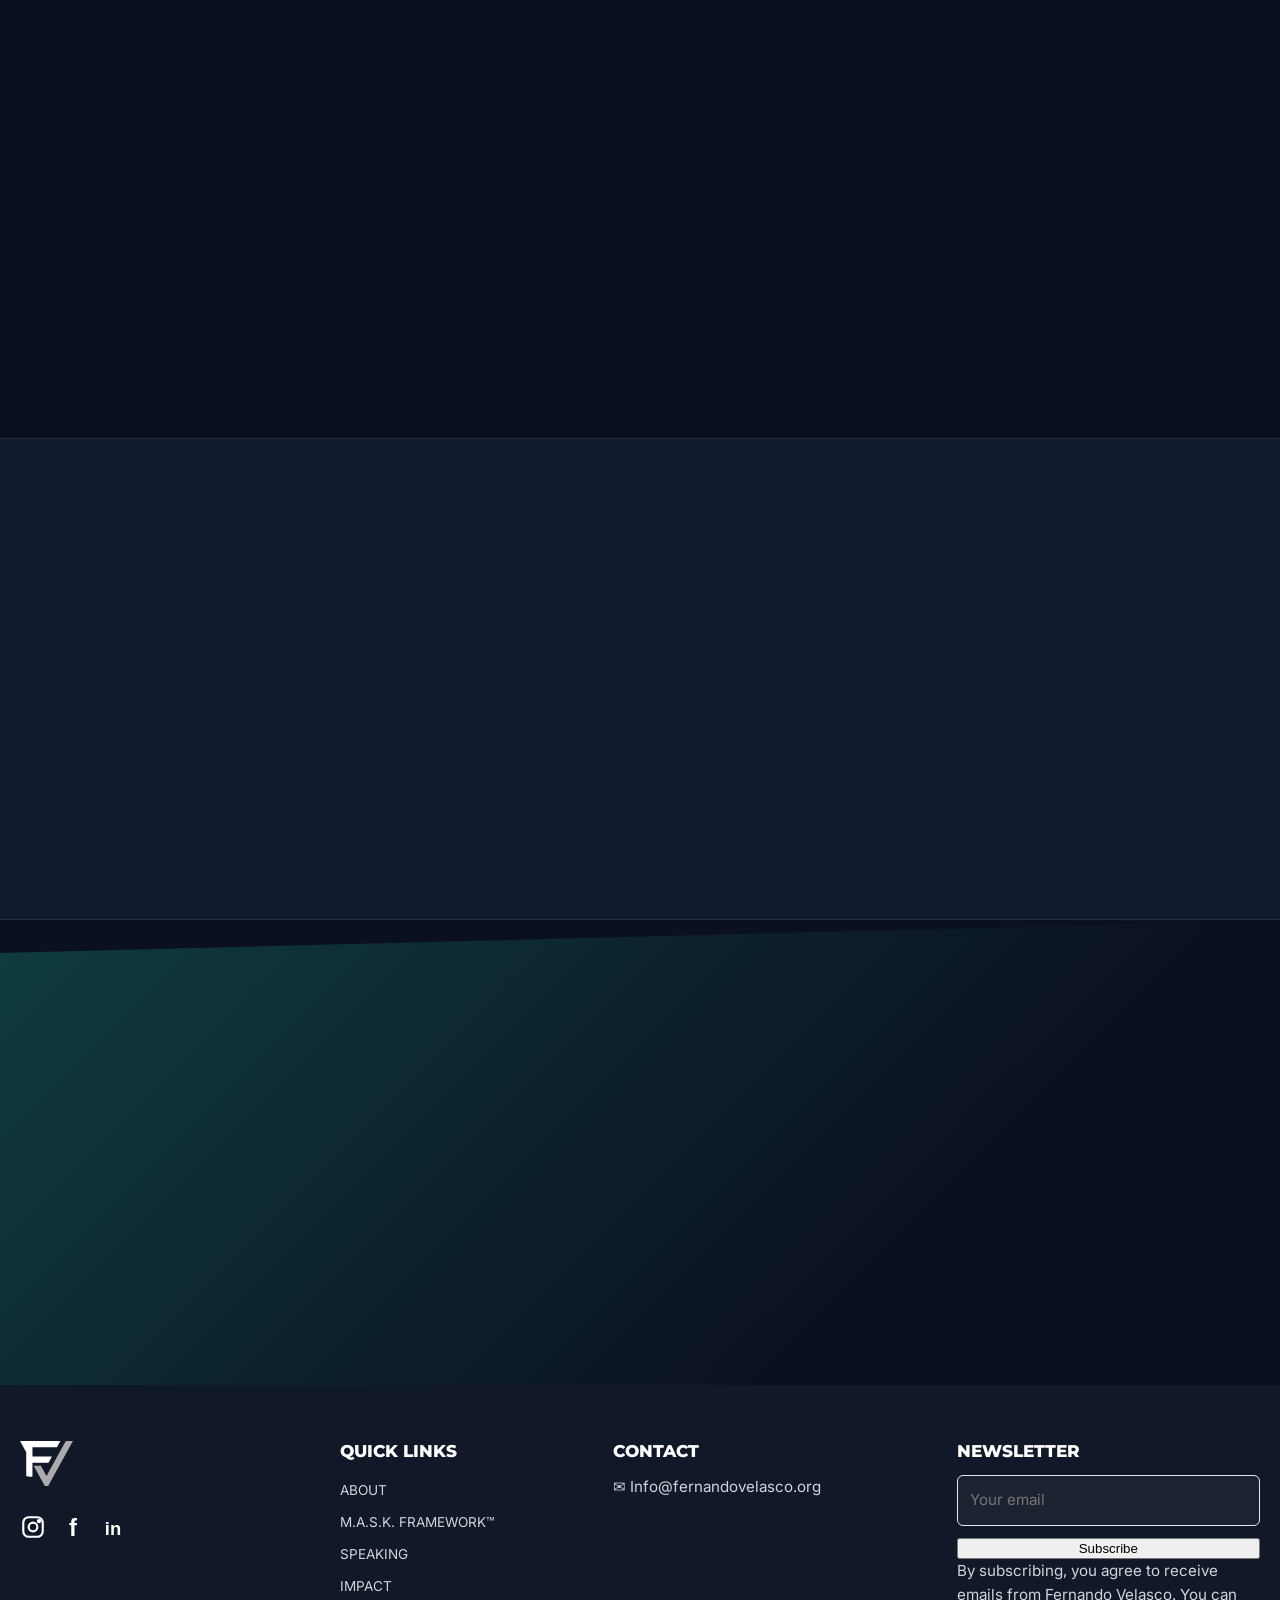
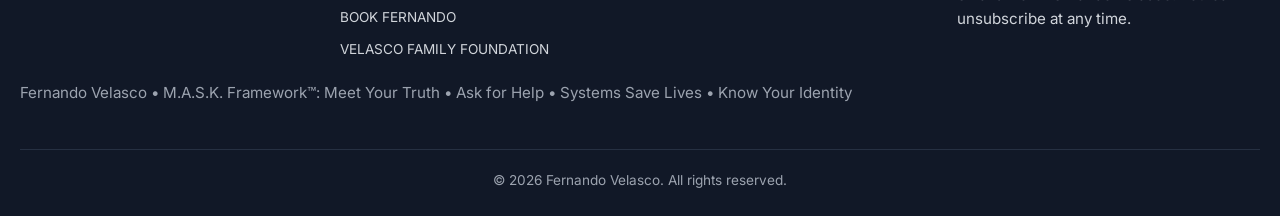
<file: about.html>
<!DOCTYPE html>
<html lang="en">
<head>
<meta charset="utf-8">
<meta name="viewport" content="width=device-width, initial-scale=1, viewport-fit=cover">
<title>About | Fernando Velasco</title>
<link rel="preconnect" href="https://fonts.googleapis.com">
<link href="https://fonts.googleapis.com/css2?family=Inter:wght@400;500;600;700&family=Montserrat:wght@800;900&display=swap" rel="stylesheet">
<link rel="stylesheet" href="styles.css">

<style>
  :root{--navy:#0B1020;--gold:#D4AF37;--gold-grad:linear-gradient(135deg,#E2C067 0%,#C39838 50%,#9E7422 100%);--gold-border:#E2C067;--teal:#238B8B;--teal-lt:#5EC4C4;--white:#F5F3EE;--card:#1B2330;--band:#111a2e}
  body{background:var(--navy);color:var(--white);font-family:'Inter',sans-serif}
  h1,h2,h3{color:var(--white)}
  .sec{padding:80px 0}
  .band{background:var(--band);border-block:1px solid rgba(255,255,255,.08)}

  /* LIGHT SECTION (contrast, like Jeremy / Rennie) */
  .light{background:var(--white);color:#1F2937}
  .light h2,.light h3{color:#0B1020}
  .light .lead-p{color:#374151}

  .badge-tag{display:inline-block;background:var(--teal);color:var(--navy);font-size:.75rem;font-weight:800;text-transform:uppercase;padding:6px 14px;border-radius:4px;letter-spacing:1px;margin-bottom:12px}
  .btn-gold{background:var(--gold-grad);color:#0B1020;font-weight:800;padding:12px 24px;border-radius:6px;border:1px solid var(--gold-border);cursor:pointer;text-transform:uppercase;letter-spacing:.5px;box-shadow:0 4px 14px rgba(195,152,56,.35);transition:transform .2s,box-shadow .2s;text-decoration:none;display:inline-flex;align-items:center;justify-content:center}
  .btn-gold:hover{transform:translateY(-1px);box-shadow:0 6px 18px rgba(195,152,56,.45)}
  .btn-teal-outline{background:transparent;color:var(--white);border:1px solid var(--teal);font-weight:600;padding:12px 24px;border-radius:6px;text-decoration:none;display:inline-flex;align-items:center;justify-content:center;transition:background .2s}
  .btn-teal-outline:hover{background:rgba(35,139,139,.15)}

  /* highlighted key phrases (like Ryan Leak's marker) */
  .hl{background:linear-gradient(transparent 58%,rgba(35,139,139,.55) 58%);padding:0 .1em;font-weight:700}
  .light .hl{background:linear-gradient(transparent 58%,rgba(35,139,139,.28) 58%)}
  .pop{color:var(--teal-lt)}

  blockquote{border:0!important;text-align:left;max-width:none;margin:28px 0 0;padding:0 0 0 22px;border-left:4px solid var(--teal)!important;font:italic 500 1.2rem/1.6 'Inter',sans-serif;background:none;color:var(--white);-webkit-text-fill-color:var(--white)}
  blockquote::before,blockquote::after{display:none!important;content:none!important}

  .grid-2col{display:grid;grid-template-columns:1fr 1fr;gap:48px;align-items:center}
  .grid-3col{display:grid;grid-template-columns:repeat(auto-fit,minmax(240px,1fr));gap:24px}
  .card-box{background:var(--card);border:1px solid rgba(255,255,255,.08);border-radius:12px;padding:32px;text-align:center;transition:transform .25s,border-color .25s}
  .card-box:hover{transform:translateY(-5px);border-color:var(--teal)}
  .card-box h3{margin-bottom:8px}
  .card-box p{margin:0;opacity:.85}
  .card-icon{width:48px;height:48px;border-radius:50%;background:rgba(35,139,139,.2);color:var(--teal-lt);display:grid;place-items:center;margin:0 auto 16px}

  /* photos */
  .pic{margin:0;position:relative;isolation:isolate}
  .pic img{width:100%;display:block;border-radius:14px;object-fit:cover;box-shadow:0 18px 40px rgba(0,0,0,.35)}
  .pic.tall img{aspect-ratio:4/5}
  .pic.wide img{aspect-ratio:3/2}
  .pic::after{content:"";position:absolute;inset:16px -16px -16px 16px;border:2px solid var(--teal);border-radius:14px;z-index:-1}
  .tilt{transform:rotate(-2deg)}
  .stack{display:flex;flex-direction:column;gap:28px}
  .image-placeholder{min-height:250px;background:#e5e7eb;border:2px dashed #9ca3af;border-radius:12px;display:grid;place-items:center;color:#6b7280;font-weight:600;text-align:center;padding:20px}

  /* stats */
  .stats{display:grid;grid-template-columns:repeat(3,1fr);gap:24px;text-align:center}
  .stat b{display:block;font:900 clamp(2.6rem,6vw,4.4rem)/1 Montserrat,sans-serif;background:var(--gold-grad);-webkit-background-clip:text;background-clip:text;color:transparent}
  .stat span{display:block;margin-top:8px;font-weight:600;letter-spacing:.04em;text-transform:uppercase;font-size:.85rem;opacity:.85}

  /* photo strip */
  .strip-photos{display:flex;gap:16px;overflow-x:auto;scroll-snap-type:x mandatory;padding:6px 20px 18px}
  .strip-photos img{flex:0 0 min(300px,72vw);height:380px;object-fit:cover;border-radius:14px;scroll-snap-align:center;transition:transform .3s}
  .strip-photos img:hover{transform:scale(1.03)}

  /* closing banner with angled top */
  .cta-band{background:linear-gradient(135deg,#0f3d3d,#0B1020 70%);clip-path:polygon(0 7%,100% 0,100% 100%,0 100%);padding:130px 0 90px}

  /* scroll-in stagger */
  .grid-3col>.fade:nth-child(3n+2),.stats>.fade:nth-child(3n+2){transition-delay:.12s}
  .grid-3col>.fade:nth-child(3n+3),.stats>.fade:nth-child(3n+3){transition-delay:.24s}

  body{overflow-x:clip}

  .photo-marquee{overflow:hidden;-webkit-mask-image:linear-gradient(90deg,transparent,#000 6%,#000 94%,transparent);mask-image:linear-gradient(90deg,transparent,#000 6%,#000 94%,transparent)}
  .photo-track{display:flex;width:max-content;animation:photoscroll 70s linear infinite}
  .photo-marquee:hover .photo-track{animation-play-state:paused}
  .photo-set{display:flex}
  .photo-set img{flex:0 0 auto;width:min(300px,72vw);height:380px;object-fit:cover;border-radius:14px;margin-right:16px;display:block}
  @keyframes photoscroll{to{transform:translateX(-50%)}}
  @media(prefers-reduced-motion:reduce){.photo-track{animation:none}.photo-marquee{overflow-x:auto;-webkit-mask-image:none;mask-image:none}}
  
  @media(max-width:768px){.grid-2col{grid-template-columns:1fr}.pic::after{display:none}.tilt{transform:none}.stats{grid-template-columns:1fr}}
</style>
</head>
<body>

<!-- ============ HEADER ============ -->
<header><div class="wrap">
<a class="logo" href="index.html" aria-label="Fernando Velasco home"><img class="logo-h" src="assets/logos/fv-logo-horizontal-white.svg" alt="Fernando Velasco" width="148" height="36"></a>
<nav id="nav"><a href="about.html">About</a><a href="mask.html">M.A.S.K. Framework™</a><a href="speaking.html">Speaking</a><a href="impact.html">Impact</a></nav>
<div style="display:flex;gap:10px;align-items:center">
  <button class="btn sm" data-book>Book Fernando</button>
  <button class="menu" id="menu" aria-label="Menu">☰</button>
</div>
</div></header>

<main>
<!-- ============ HERO ============ -->
<section class="sec" style="background:radial-gradient(circle at 80% 30%,rgba(35,139,139,.22),transparent 50%),var(--navy)">
  <div class="wrap fade" style="max-width:1100px">
    <div class="grid-2col">
      <div>
        <span class="badge-tag">ABOUT FERNANDO</span>
        <h1 style="font-size:clamp(2.2rem,4.5vw,3.6rem);line-height:1.1;margin-bottom:24px;font-weight:900">I KNEW HOW TO PERFORM LONG BEFORE I KNEW HOW TO <span class="pop">BE HONEST.</span></h1>
        <p style="font-size:1.25rem;line-height:1.6;opacity:.9;margin-bottom:28px">Fernando Velasco is a nine-year NFL veteran, TEDx speaker, former NFL Director of Player Engagement, mental health advocate, and founder of the Velasco Family Foundation.</p>
        <div style="display:flex;gap:16px;flex-wrap:wrap">
          <button class="btn-gold" data-book>Book Fernando</button>
          <a href="speaking.html" class="btn-teal-outline">View Programs</a>
          <a href="https://www.youtube.com/watch?v=4SYgYGl21MA" class="btn-teal-outline" data-play-reel>Watch the Speaking Reel</a>
        </div>
      </div>
      <figure class="pic tall" style="margin-top:56px"><img src="assets/images/IMG_1848.jpeg" alt="Young Fernando Velasco in the NFL" style="object-position:center top"></figure>
    </div>
  </div>
</section>

<!-- ============ STATS ============ -->
<section class="sec band" style="padding:56px 0">
  <div class="wrap" style="max-width:1000px"><div class="stats">
    <div class="stat fade"><b>Founder</b><span>Velasco Family Foundation</span></div>
    <div class="stat fade"><b data-count="9">9</b><span>Years in the NFL</span></div>
    <div class="stat fade"><b>TEDx</b><span>Speaker</span></div>
  </div></div>
</section>

<!-- ============ THE STORY (light section) ============ -->
<section class="sec light">
  <div class="wrap" style="max-width:1100px">
    <div class="grid-2col" style="align-items:start">
      <div class="fade">
        <span class="badge-tag">JERSEY TO PURPOSE</span>
        <h2 style="font-size:clamp(2rem,3.5vw,2.8rem);margin-bottom:24px;font-weight:800">The Story</h2>
        <p class="lead-p" style="font-size:1.1rem;line-height:1.8;margin-bottom:20px">Football taught Fernando discipline, toughness, preparation, and what it takes to compete at the highest level. He spent nine years in the NFL, then moved into player development, helping athletes navigate identity, transition, family, pressure, and life away from the field.</p>
        <p class="lead-p" style="font-size:1.1rem;line-height:1.8;margin-bottom:20px">For years, he could help other people have difficult conversations while still avoiding some of his own.</p>
        <p class="lead-p" style="font-size:1.1rem;line-height:1.8;margin-bottom:20px">He kept building. He kept leading. He kept learning. But his understanding of strength began to change.</p>
        <p class="lead-p" style="font-size:1.1rem;line-height:1.8;margin-bottom:20px">Later, during another difficult season, someone asked him a simple question: <em>"Fernando, how are you doing?"</em></p>
        <p class="lead-p" style="font-size:1.1rem;line-height:1.8;margin-bottom:20px">This time, he answered honestly.</p>
        <p class="lead-p" style="font-size:1.1rem;line-height:1.8;margin-bottom:20px">Fernando does not believe vulnerability means lowering the standard. He believes people perform better and live healthier when truth, help, systems, and identity are treated as strengths.</p>
        <p style="font-size:1.3rem;font-weight:800;color:var(--teal);margin-top:24px">That belief became the M.A.S.K. Framework™</p>
      </div>
      <div class="stack fade" style="margin-top:56px">
        <figure class="pic wide"><img src="assets/images/IMG_1845.jpeg" alt="Fernando Velasco in action during an NFL game"></figure>
        <figure class="pic wide tilt"><img src="assets/images/fv-speaking-mic.jpg" alt="Fernando Velasco speaking with a microphone at the University of Georgia"></figure>
      </div>
    </div>
  </div>
</section>

<!-- ============ WHY FERNANDO ============ -->
<section class="sec band">
  <div class="wrap fade" style="max-width:1100px">
    <div class="grid-2col">
      <figure class="pic tall"><img src="assets/images/IMG_1846.jpeg" alt="Fernando Velasco in conversation at a leadership dinner"></figure>
      <div>
        <h2 style="font-size:clamp(2rem,3.5vw,2.8rem);margin-bottom:24px;font-weight:800">Why Fernando</h2>
        <p style="font-size:1.15rem;line-height:1.8;opacity:.95;margin-bottom:20px">He has lived high performance and led high performers. He knows the pressure of being on the field and the responsibility of helping others succeed off it.</p>
        <p style="font-size:1.15rem;line-height:1.8;opacity:.95;margin-bottom:20px">His work brings together lived experience, player development, mental health advocacy, and doctoral study in learning and human development.</p>
        <blockquote>"Not from a football field alone. Not from a textbook alone. From years inside high-performance environments, sitting across from people when the cameras were not around."</blockquote>
      </div>
    </div>
  </div>
</section>

<!-- ============ CREDENTIALS ============ -->
<section class="sec">
  <div class="wrap" style="max-width:1100px">
    <div class="fade" style="text-align:center;max-width:700px;margin:0 auto 50px">
      <h2 style="font-size:clamp(2rem,3.5vw,2.8rem);font-weight:800">Credentials &amp; Experience</h2>
    </div>
    <div class="grid-3col">
      <div class="card-box fade"><div class="card-icon"><svg width="22" height="22" fill="none" stroke="currentColor" stroke-width="2" viewBox="0 0 24 24"><path d="M12 15l-2 5l9-11h-7l2-5l-9 11h7z"/></svg></div><h3>Nine-year NFL career</h3></div>
      <div class="card-box fade"><div class="card-icon"><svg width="22" height="22" fill="none" stroke="currentColor" stroke-width="2" viewBox="0 0 24 24"><path d="M17 20h5v-2a3 3 0 00-5.356-1.857M17 20H7m10 0v-2c0-.656-.126-1.283-.356-1.857M7 20H2v-2a3 3 0 015.356-1.857M7 20v-2c0-.656.126-1.283.356-1.857m0 0a5.002 5.002 0 019.288 0M15 7a3 3 0 11-6 0 3 3 0 016 0zm6 3a2 2 0 11-4 0 2 2 0 014 0zM7 10a2 2 0 11-4 0 2 2 0 014 0z"/></svg></div><h3>Former NFL Director of Player Engagement</h3></div>
      <div class="card-box fade"><div class="card-icon"><svg width="22" height="22" fill="none" stroke="currentColor" stroke-width="2" viewBox="0 0 24 24"><path d="M13 10V3L4 14h7v7l9-11h-7z"/></svg></div><h3>Collegiate and professional athlete development</h3></div>
      <div class="card-box fade"><div class="card-icon"><svg width="22" height="22" fill="none" stroke="currentColor" stroke-width="2" viewBox="0 0 24 24"><path d="M19 11a7 7 0 01-7 7m0 0a7 7 0 01-7-7m7 7v4m0 0H8m4 0h4m-4-8a3 3 0 01-3-3V5a3 3 0 116 0v6a3 3 0 01-3 3z"/></svg></div><h3>TEDx speaker</h3></div>
      <div class="card-box fade"><div class="card-icon"><svg width="22" height="22" fill="none" stroke="currentColor" stroke-width="2" viewBox="0 0 24 24"><path d="M9 12l2 2 4-4m5.618-4.016A11.955 11.955 0 0112 2.944a11.955 11.955 0 01-8.618 3.04A12.02 12.02 0 003 9c0 5.591 3.824 10.29 9 11.622 5.176-1.332 9-6.03 9-11.622 0-1.042-.133-2.052-.382-3.016z"/></svg></div><h3>Mental health advocate speaking from lived experience</h3></div>
      <div class="card-box fade"><div class="card-icon"><svg width="22" height="22" fill="none" stroke="currentColor" stroke-width="2" viewBox="0 0 24 24"><path d="M4.318 6.318a4.5 4.5 0 000 6.364L12 20.364l7.682-7.682a4.5 4.5 0 00-6.364-6.364L12 7.636l-1.318-1.318a4.5 4.5 0 00-6.364 0z"/></svg></div><h3>Founder, Velasco Family Foundation</h3></div>
      <div class="card-box fade"><div class="card-icon"><svg width="22" height="22" fill="none" stroke="currentColor" stroke-width="2" viewBox="0 0 24 24"><path d="M12 14l9-5-9-5-9 5 9 5z"/><path d="M12 14l6.16-3.422a12.083 12.083 0 01.665 6.479A11.952 11.952 0 0112 20.055a11.952 11.952 0 01-6.824-2.998 12.078 12.078 0 01.665-6.479L12 14z"/></svg></div><h3>Doctoral student in learning, leadership, and human development</h3></div>
    </div>
  </div>
</section>

<!-- ============ PHOTO STRIP (auto-scrolling) ============ -->
<section class="band" style="padding:50px 0">
  <div class="photo-marquee fade">
    <div class="photo-track">

      <!-- set 1 -->
      <div class="photo-set">
        <img src="assets/images/IMG_1849.jpeg" alt="Fernando Velasco presenting" style="object-position:75% center">
        <img src="assets/images/IMG_9711.png" alt="Fernando Velasco in conversation">
        <img src="assets/images/IMG_5379.jpeg" alt="Fernando Velasco speaking at the University of Georgia" style="object-position:40% center">
        <img src="assets/images/IMG_1847.jpeg" alt="Fernando Velasco with a bulldog statue">
        <img src="assets/images/IMG_5378.jpeg" alt="Fernando Velasco in conversation">
        <img src="assets/images/IMG_5380.jpeg" alt="Fernando Velasco speaking at the University of Georgia" style="object-position:40% center">
        <img src="assets/images/IMG_1845.jpeg" alt="Fernando Velasco with a bulldog statue">
        <img src="assets/images/fv-table-laugh.jpg" alt="Fernando Velasco at a leadership dinner" style="object-position:40% center">
      </div>

      <!-- set 2: exact copy of set 1 (hidden from screen readers) -->
      <div class="photo-set" aria-hidden="true">
        <img src="assets/images/IMG_1849.jpeg" alt="" style="object-position:75% center">
        <img src="assets/images/IMG_9711.png" alt="">
        <img src="assets/images/IMG_5379.jpeg" alt="" style="object-position:40% center">
        <img src="assets/images/IMG_1847.jpeg" alt="">
        <img src="assets/images/IMG_5378.jpeg" alt="">
        <img src="assets/images/IMG_5380.jpeg" alt="" style="object-position:40% center">
        <img src="assets/images/IMG_1845.jpeg" alt="">
        <img src="assets/images/fv-table-laugh.jpg" alt="" style="object-position:40% center">
      </div>

    </div>
  </div>
</section>

<!-- ============ CLOSING BANNER ============ -->
<section class="cta-band">
  <div class="wrap fade" style="max-width:900px;text-align:center">
    <h2 style="font-size:clamp(2.2rem,4vw,3.2rem);font-weight:900;margin-bottom:20px">READY TO TRANSFORM YOUR TEAM OR EVENT?</h2>
    <p style="font-size:1.2rem;opacity:.9;margin:0 auto 32px;max-width:60ch">Bring Fernando's powerful story and practical frameworks to your organization.</p>
    <div style="display:flex;gap:16px;justify-content:center;flex-wrap:wrap">
      <button class="btn-gold" data-book>Book Fernando</button>
      <a href="speaking.html" class="btn-teal-outline">View Speaking Programs</a>
      <a href="https://www.youtube.com/watch?v=4SYgYGl21MA" class="btn-teal-outline" data-play-reel>Watch the Speaking Reel</a>
    </div>
  </div>
</section>
</main>

<!-- ============ FOOTER ============ -->
<footer>
  <div class="wrap">
    <div class="foot-grid">
      <div>
        <a class="logo" href="index.html" aria-label="Fernando Velasco home"><img class="logo-i" src="assets/logos/fv-icon-white.svg" alt="Fernando Velasco" width="53" height="45"></a>
        <div class="social">
          <a href="https://www.instagram.com/kidfromwrens?stkn=MzF6Zmh2bGFzdXU0" target="_blank" rel="noopener noreferrer" aria-label="Instagram"><svg viewBox="0 0 24 24" fill="none" stroke="currentColor" stroke-width="2"><rect x="3" y="3" width="18" height="18" rx="5"/><circle cx="12" cy="12" r="4"/><circle cx="17.5" cy="6.5" r="1" fill="currentColor"/></svg></a>
          <a href="https://www.facebook.com/share/1AR26XKZns/?mibextid=wwXIfr" target="_blank" rel="noopener noreferrer" aria-label="Facebook"><svg viewBox="0 0 24 24"><text x="12" y="20" text-anchor="middle" font-size="22" font-weight="800" fill="currentColor" font-family="Arial,sans-serif">f</text></svg></a>
          <a href="https://www.linkedin.com/in/fernando-velasco-0063501b3?utm_source=share_via&utm_content=profile&utm_medium=member_ios" target="_blank" rel="noopener noreferrer" aria-label="LinkedIn"><svg viewBox="0 0 24 24"><text x="12" y="19" text-anchor="middle" font-size="17" font-weight="800" fill="currentColor" font-family="Arial,sans-serif">in</text></svg></a>
        </div>
      </div>
      <div>
        <h4>Quick Links</h4>
        <a href="about.html">About</a>
        <a href="mask.html">M.A.S.K. Framework™</a>
        <a href="speaking.html">Speaking</a>
        <a href="impact.html">Impact</a>
        <a href="book.html">Book Fernando</a>
        <a href="https://www.velascofamilyfoundation.org" target="_blank" rel="noopener">Velasco Family Foundation</a>
      </div>
      <div>
        <h4>Contact</h4>
        <p>&#9993; <a href="mailto:Info@fernandovelasco.org">Info@fernandovelasco.org</a></p>
      </div>
      <div>
        <h4>Newsletter</h4>
        <form class="news" id="newsletter">
          <input type="email" required placeholder="Your email" aria-label="Email address">
          <button type="submit">Subscribe</button>
        </form>
        <p class="news-note">By subscribing, you agree to receive emails from Fernando Velasco. You can unsubscribe at any time.</p>
      </div>
    </div>
    <p class="foot-line">Fernando Velasco • M.A.S.K. Framework™: Meet Your Truth • Ask for Help • Systems Save Lives • Know Your Identity</p>
    <p class="foot-copy">&copy; 2026 Fernando Velasco. All rights reserved.</p>
  </div>
</footer>

<!-- ============ MODALS ============ -->
<div class="modal" id="bm"><div class="box"><button class="x" data-close aria-label="Close">×</button><h2>Book Fernando</h2><div data-form></div></div></div>
<div class="modal" id="rm"><div class="box"><button class="x" data-close aria-label="Close">×</button><div class="vid" style="cursor:default">Speaking reel placeholder: embed video here</div></div></div>

<script src="script.js"></script>
<script>
/* count-up numbers in the stats row */
document.querySelectorAll('[data-count]').forEach(el=>{const n=+el.dataset.count;let done=false;
new IntersectionObserver((e,o)=>{if(e[0].isIntersecting&&!done){done=true;let t=0;const s=()=>{t+=n/40;el.textContent=Math.round(Math.min(t,n));if(t<n)requestAnimationFrame(s)};s();o.disconnect()}}).observe(el)});
</script>
</body>
</html>
</file>
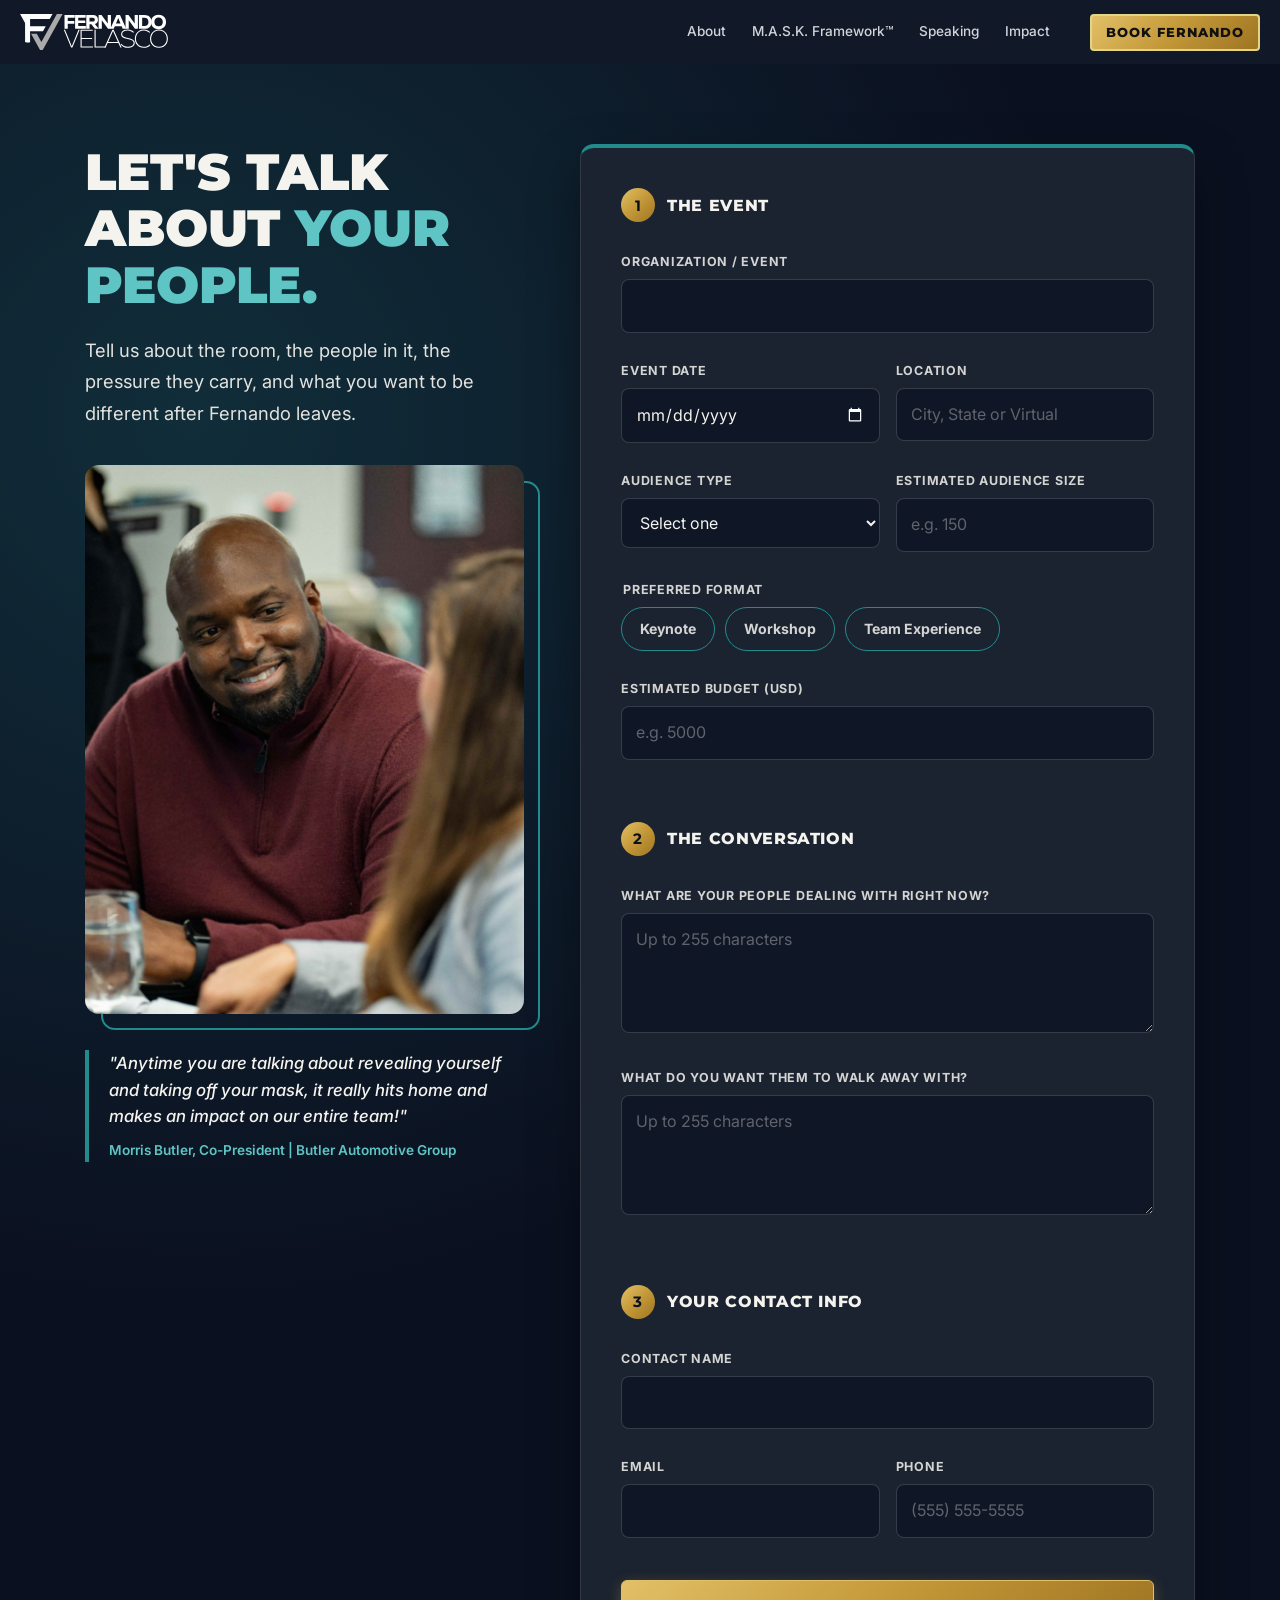
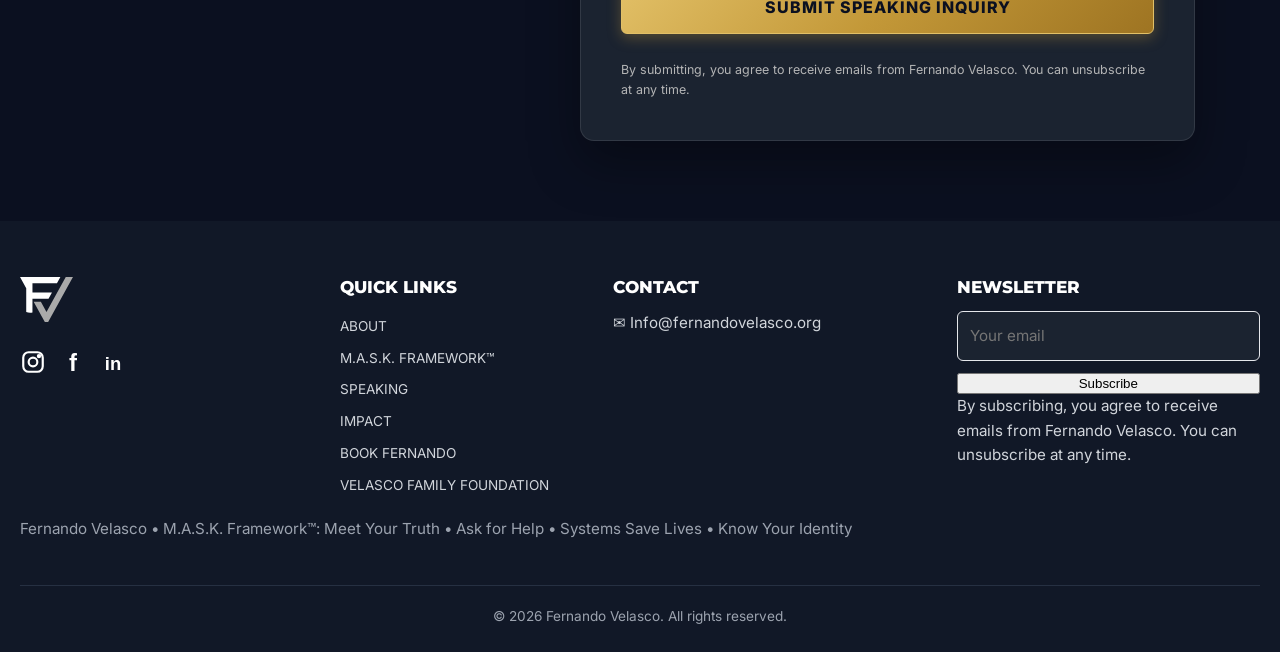
<file: book.html>
<!DOCTYPE html>
<html lang="en">
<head>
  <meta charset="utf-8">
  <meta name="viewport" content="width=device-width, initial-scale=1, viewport-fit=cover">
  <title>Book Fernando | Speaking Inquiry</title>
  <link rel="preconnect" href="https://fonts.googleapis.com">
  <link href="https://fonts.googleapis.com/css2?family=Inter:wght@400;500;600;700&family=Montserrat:wght@800;900&display=swap" rel="stylesheet">
  <link rel="stylesheet" href="styles.css">

  <style>
    :root {
      --navy: #0B1020;
      --gold: #D4AF37;
      --gold-grad: linear-gradient(135deg, #E2C067 0%, #C39838 50%, #9E7422 100%);
      --gold-border: #E2C067;
      --teal: #238B8B;
      --teal-lt: #5EC4C4;
      --white: #F5F3EE;
      --card: #1B2330;
      --band: #111a2e;
    }
    body { background: var(--navy); color: var(--white); font-family: 'Inter', sans-serif; overflow-x: clip; margin: 0; }
    h1, h2, h3 { color: var(--white); }
    .sec { padding: 80px 0; }
    .badge-tag { display: inline-block; background: var(--teal); color: var(--navy); font-size: .75rem; font-weight: 800; text-transform: uppercase; padding: 6px 14px; border-radius: 4px; letter-spacing: 1px; margin-bottom: 12px; }
    .btn-gold { background: var(--gold-grad); color: #0B1020; font-weight: 800; padding: 12px 24px; border-radius: 6px; border: 1px solid var(--gold-border); cursor: pointer; text-transform: uppercase; letter-spacing: 1px; box-shadow: 0 4px 14px rgba(195,152,56,.35); transition: transform .2s, box-shadow .2s; text-decoration: none; display: inline-flex; align-items: center; justify-content: center; font-family: inherit; font-size: .95rem; }
    .btn-gold:hover { transform: translateY(-1px); box-shadow: 0 6px 18px rgba(195,152,56,.45); }
    .pop { color: var(--teal-lt); }
    .book-grid { display: grid; grid-template-columns: 5fr 7fr; gap: 56px; align-items: start; }
    .side { position: sticky; top: 96px; }
    .pic { margin: 0 0 36px; position: relative; isolation: isolate; }
    .pic::after { content: ""; position: absolute; inset: 16px -16px -16px 16px; border: 2px solid var(--teal); border-radius: 14px; z-index: -1; }
    .pic img { width: 100%; aspect-ratio: 4/5; object-fit: cover; object-position: center top; border-radius: 14px; display: block; }

    /* quote: overrides the site-wide pull-quote style */
    .mini-quote { text-align: left; max-width: none; margin: 0; padding: 0 0 0 20px; border-left: 4px solid var(--teal); background: none; -webkit-background-clip: border-box; background-clip: border-box; color: var(--white); font: italic 500 1.05rem/1.6 'Inter', sans-serif; }
    .mini-quote::before, .mini-quote::after { display: none; }
    .mini-quote span { display: block; margin-top: 10px; font-size: .85rem; font-style: normal; font-weight: 600; color: var(--teal-lt); }

    /* form */
    .form-card { background: var(--card); border: 1px solid rgba(255,255,255,.1); border-top: 4px solid var(--teal); border-radius: 14px; padding: 40px; box-shadow: 0 22px 50px rgba(0,0,0,.35); }
    .step { display: flex; align-items: center; gap: 12px; margin: 34px 0 18px; font: 800 1rem Montserrat, sans-serif; text-transform: uppercase; letter-spacing: .04em; }
    .step:first-of-type { margin-top: 0; }
    .step b { width: 34px; height: 34px; border-radius: 50%; background: var(--gold-grad); color: #0B1020; display: grid; place-items: center; font-size: .95rem; }
    .row { display: grid; grid-template-columns: 1fr 1fr; gap: 16px; margin-bottom: 16px; }
    .field { margin-bottom: 16px; }
    .row .field { margin-bottom: 0; }
    .f label, .f legend { display: block; font-size: .78rem; font-weight: 700; text-transform: uppercase; letter-spacing: .06em; margin-bottom: 7px; color: rgba(245,243,238,.85); }
    .f input, .f select, .f textarea { width: 100%; background: #0f1626; color: var(--white); border: 1px solid rgba(255,255,255,.16); border-radius: 8px; padding: 13px 14px; font: inherit; color-scheme: dark; transition: border-color .2s, box-shadow .2s; box-sizing: border-box; }
    .f textarea { min-height: 120px; resize: vertical; }
    .f input:focus, .f select:focus, .f textarea:focus { outline: 0; border-color: var(--teal-lt); box-shadow: 0 0 0 3px rgba(35,139,139,.35); }
    .f ::placeholder { color: rgba(245,243,238,.35); }
    fieldset { border: 0; padding: 0; margin: 0 0 16px; }
    .chips { display: flex; flex-wrap: wrap; gap: 10px; }
    .chips input { position: absolute; opacity: 0; pointer-events: none; width: auto; }
    .chips label { margin: 0; cursor: pointer; border: 1px solid var(--teal); border-radius: 99px; padding: 10px 18px; font-size: .88rem; font-weight: 700; text-transform: none; letter-spacing: 0; transition: background .2s; }
    .chips label:hover { background: rgba(35,139,139,.18); }
    .chips input:checked + label { background: var(--teal); color: var(--navy); }
    .chips input:focus-visible + label { box-shadow: 0 0 0 3px rgba(94,196,196,.5); }
    .submit { width: 100%; margin-top: 14px; padding: 16px; font-size: 1rem; }
    .consent { font-size: .78rem; opacity: .7; margin: 14px 0 0; }
    .thanks { text-align: center; padding: 50px 10px; }
    .thanks h2 { font-size: 1.8rem; margin-bottom: 10px; }

    @media (max-width: 900px) { .book-grid { grid-template-columns: 1fr; } .side { position: static; } .pic::after { display: none; } }
    @media (max-width: 560px) { .row { grid-template-columns: 1fr; margin-bottom: 0; } .row .field { margin-bottom: 16px; } .form-card { padding: 26px 20px; } }
  </style>
</head>
<body>

  <!-- ============ HEADER ============ -->
  <header>
    <div class="wrap">
      <a class="logo" href="index.html" aria-label="Fernando Velasco home"><img class="logo-h" src="assets/logos/fv-logo-horizontal-white.svg" alt="Fernando Velasco" width="148" height="36"></a>
      <nav id="nav">
        <a href="about.html">About</a>
        <a href="mask.html">M.A.S.K. Framework™</a>
        <a href="speaking.html">Speaking</a>
        <a href="impact.html">Impact</a>
      </nav>
      <div style="display: flex; gap: 10px; align-items: center">
        <a class="btn sm" href="#inquiry">Book Fernando</a>
        <button class="menu" id="menu" aria-label="Menu">☰</button>
      </div>
    </div>
  </header>

  <main>
    <section class="sec" style="background: radial-gradient(circle at 15% 20%, rgba(35,139,139,.24), transparent 50%), var(--navy)">
      <div class="wrap" style="max-width: 1150px">
        <div class="book-grid">

          <!-- LEFT: heading + photo + quote -->
          <div class="side fade">
            <h1 style="font-size: clamp(2.1rem, 4vw, 3.3rem); line-height: 1.1; margin-bottom: 22px; font-weight: 900">
              LET'S TALK ABOUT <span class="pop">YOUR PEOPLE.</span>
            </h1>
            <p style="font-size: 1.15rem; line-height: 1.7; opacity: .92; margin-bottom: 36px">
              Tell us about the room, the people in it, the pressure they carry, and what you want to be different after Fernando leaves.
            </p>
            <figure class="pic">
              <img src="assets/images/fv-conversation.jpg" alt="Fernando Velasco in conversation at a leadership dinner">
            </figure>
            <blockquote class="mini-quote">
              "Anytime you are talking about revealing yourself and taking off your mask, it really hits home and makes an impact on our entire team!"
              <span>Morris Butler, Co-President | Butler Automotive Group</span>
            </blockquote>
          </div>

          <!-- RIGHT: inquiry form (submits to Mailchimp in the background) -->
          <div class="form-card f fade" id="inquiry">
            <form id="inq" action="https://fernandovelasco.us4.list-manage.com/subscribe/post?u=3419f88c1c9aa50934e69fcc3&amp;id=2e23e5fd0c&amp;f_id=00516aebf0" method="post" target="mc_hidden">

              <div class="step"><b>1</b>The Event</div>
              <div class="field"><label for="org">Organization / Event</label><input id="org" name="ORG" required></div>
              <div class="row">
                <div class="field">
                  <label for="date">Event Date</label>
                  <input id="date" type="date">
                  <input type="hidden" name="EVDATE[month]"><input type="hidden" name="EVDATE[day]"><input type="hidden" name="EVDATE[year]">
                </div>
                <!-- EVLOC must be a TEXT field in Mailchimp (not an Address field) -->
                <div class="field"><label for="loc">Location</label><input id="loc" name="EVLOC" placeholder="City, State or Virtual"></div>
              </div>
              <div class="row">
                <div class="field">
                  <label for="aud">Audience Type</label>
                  <select id="aud" name="AUDTYPE">
                    <option value="">Select one</option>
                    <option>Corporate Leaders &amp; Teams</option>
                    <option>Professional &amp; Collegiate Athletes</option>
                    <option>Universities &amp; Emerging Leaders</option>
                    <option>Other</option>
                  </select>
                </div>
                <div class="field"><label for="size">Estimated Audience Size</label><input id="size" name="AUDSIZE" type="number" min="1" placeholder="e.g. 150"></div>
              </div>
              <fieldset>
                <legend>Preferred Format</legend>
                <div class="chips">
                  <input type="radio" id="f1" name="MMERGE9" value="Keynote"><label for="f1">Keynote</label>
                  <input type="radio" id="f2" name="MMERGE9" value="Workshop"><label for="f2">Workshop</label>
                  <input type="radio" id="f3" name="MMERGE9" value="Team Experience"><label for="f3">Team Experience</label>
                </div>
              </fieldset>
              <div class="field"><label for="budget">Estimated Budget (USD)</label><input id="budget" name="BUDGET" type="number" min="0" step="1" inputmode="numeric" placeholder="e.g. 5000"></div>

              <div class="step"><b>2</b>The Conversation</div>
              <div class="field"><label for="now">What are your people dealing with right now?</label><textarea id="now" name="DEALING" maxlength="255" placeholder="Up to 255 characters"></textarea></div>
              <div class="field"><label for="goal">What do you want them to walk away with?</label><textarea id="goal" name="WALKAWAY" maxlength="255" placeholder="Up to 255 characters"></textarea></div>

              <div class="step"><b>3</b>Your Contact Info</div>
              <div class="field"><label for="name">Contact Name</label><input id="name" name="CNAME" required autocomplete="name"></div>
              <div class="row">
                <div class="field"><label for="email">Email</label><input id="email" name="EMAIL" type="email" required autocomplete="email"></div>
                <div class="field"><label for="phone">Phone</label><input id="phone" name="PHONE" type="tel" autocomplete="tel" placeholder="(555) 555-5555" pattern="^\(?\d{3}\)?[ .\-]?\d{3}[ .\-]?\d{4}$" title="Enter a 10-digit phone number, like (555) 555-5555"></div>
              </div>

              <!-- Mailchimp bot trap: leave empty, do not remove -->
              <div style="position:absolute;left:-5000px" aria-hidden="true"><input type="text" name="b_3419f88c1c9aa50934e69fcc3_2e23e5fd0c" tabindex="-1" value=""></div>

              <button class="btn-gold submit" type="submit">Submit Speaking Inquiry</button>
              <p class="consent">By submitting, you agree to receive emails from Fernando Velasco. You can unsubscribe at any time.</p>
            </form>
            <iframe name="mc_hidden" id="mc_hidden" hidden></iframe>
          </div>
        </div>
      </div>
    </section>
  </main>

  <!-- ============ FOOTER ============ -->
  <footer>
    <div class="wrap">
      <div class="foot-grid">
        <div>
          <a class="logo" href="index.html" aria-label="Fernando Velasco home"><img class="logo-i" src="assets/logos/fv-icon-white.svg" alt="Fernando Velasco" width="53" height="45"></a>
          <div class="social">
            <a href="https://www.instagram.com/kidfromwrens?stkn=MzF6Zmh2bGFzdXU0" target="_blank" rel="noopener noreferrer" aria-label="Instagram"><svg viewBox="0 0 24 24" fill="none" stroke="currentColor" stroke-width="2"><rect x="3" y="3" width="18" height="18" rx="5"/><circle cx="12" cy="12" r="4"/><circle cx="17.5" cy="6.5" r="1" fill="currentColor"/></svg></a>
            <a href="https://www.facebook.com/share/1AR26XKZns/?mibextid=wwXIfr" target="_blank" rel="noopener noreferrer" aria-label="Facebook"><svg viewBox="0 0 24 24"><text x="12" y="20" text-anchor="middle" font-size="22" font-weight="800" fill="currentColor" font-family="Arial,sans-serif">f</text></svg></a>
            <a href="https://www.linkedin.com/in/fernando-velasco-0063501b3?utm_source=share_via&utm_content=profile&utm_medium=member_ios" target="_blank" rel="noopener noreferrer" aria-label="LinkedIn"><svg viewBox="0 0 24 24"><text x="12" y="19" text-anchor="middle" font-size="17" font-weight="800" fill="currentColor" font-family="Arial,sans-serif">in</text></svg></a>
          </div>
        </div>
        <div>
          <h4>Quick Links</h4>
          <a href="about.html">About</a>
          <a href="mask.html">M.A.S.K. Framework™</a>
          <a href="speaking.html">Speaking</a>
          <a href="impact.html">Impact</a>
          <a href="book.html">Book Fernando</a>
          <a href="https://www.velascofamilyfoundation.org" target="_blank" rel="noopener">Velasco Family Foundation</a>
        </div>
        <div>
          <h4>Contact</h4>
          <p>&#9993; <a href="mailto:Info@fernandovelasco.org">Info@fernandovelasco.org</a></p>
        </div>
        <div>
          <h4>Newsletter</h4>
          <form class="news" id="newsletter">
            <input type="email" required placeholder="Your email" aria-label="Email address">
            <button type="submit">Subscribe</button>
          </form>
          <p class="news-note">By subscribing, you agree to receive emails from Fernando Velasco. You can unsubscribe at any time.</p>
        </div>
      </div>
      <p class="foot-line">Fernando Velasco • M.A.S.K. Framework™: Meet Your Truth • Ask for Help • Systems Save Lives • Know Your Identity</p>
      <p class="foot-copy">&copy; 2026 Fernando Velasco. All rights reserved.</p>
    </div>
  </footer>

  <script src="script.js"></script>
  <script>
  /* Booking form: sends to Mailchimp in the background, then shows a thank-you message. */
  const f = document.getElementById('inq');
  let sent = false, shown = false;

  function done() {
    if (!sent || shown) return;
    shown = true;
    f.parentElement.innerHTML = '<div class="thanks"><h2>Thank you.</h2><p>Your inquiry has been received. We will be in touch soon to talk about your people.</p></div>';
    window.scrollTo({ top: 0, behavior: 'smooth' });
  }

  f.addEventListener('submit', () => {
    /* split the date into the three parts Mailchimp expects */
    const d = document.getElementById('date').value;
    if (d) {
      const p = d.split('-');
      f.elements['EVDATE[year]'].value = p[0];
      f.elements['EVDATE[month]'].value = p[1];
      f.elements['EVDATE[day]'].value = p[2];
    }
    /* Mailchimp's phone field expects (###) ### - #### */
    const ph = document.getElementById('phone');
    const digits = ph.value.replace(/\D/g, '');
    if (digits.length === 10) {
      ph.value = '(' + digits.slice(0, 3) + ') ' + digits.slice(3, 6) + ' - ' + digits.slice(6);
    }
    sent = true;
    setTimeout(done, 2500);
  });
  document.getElementById('mc_hidden').addEventListener('load', done);
  </script>
</body>
</html>
</file>
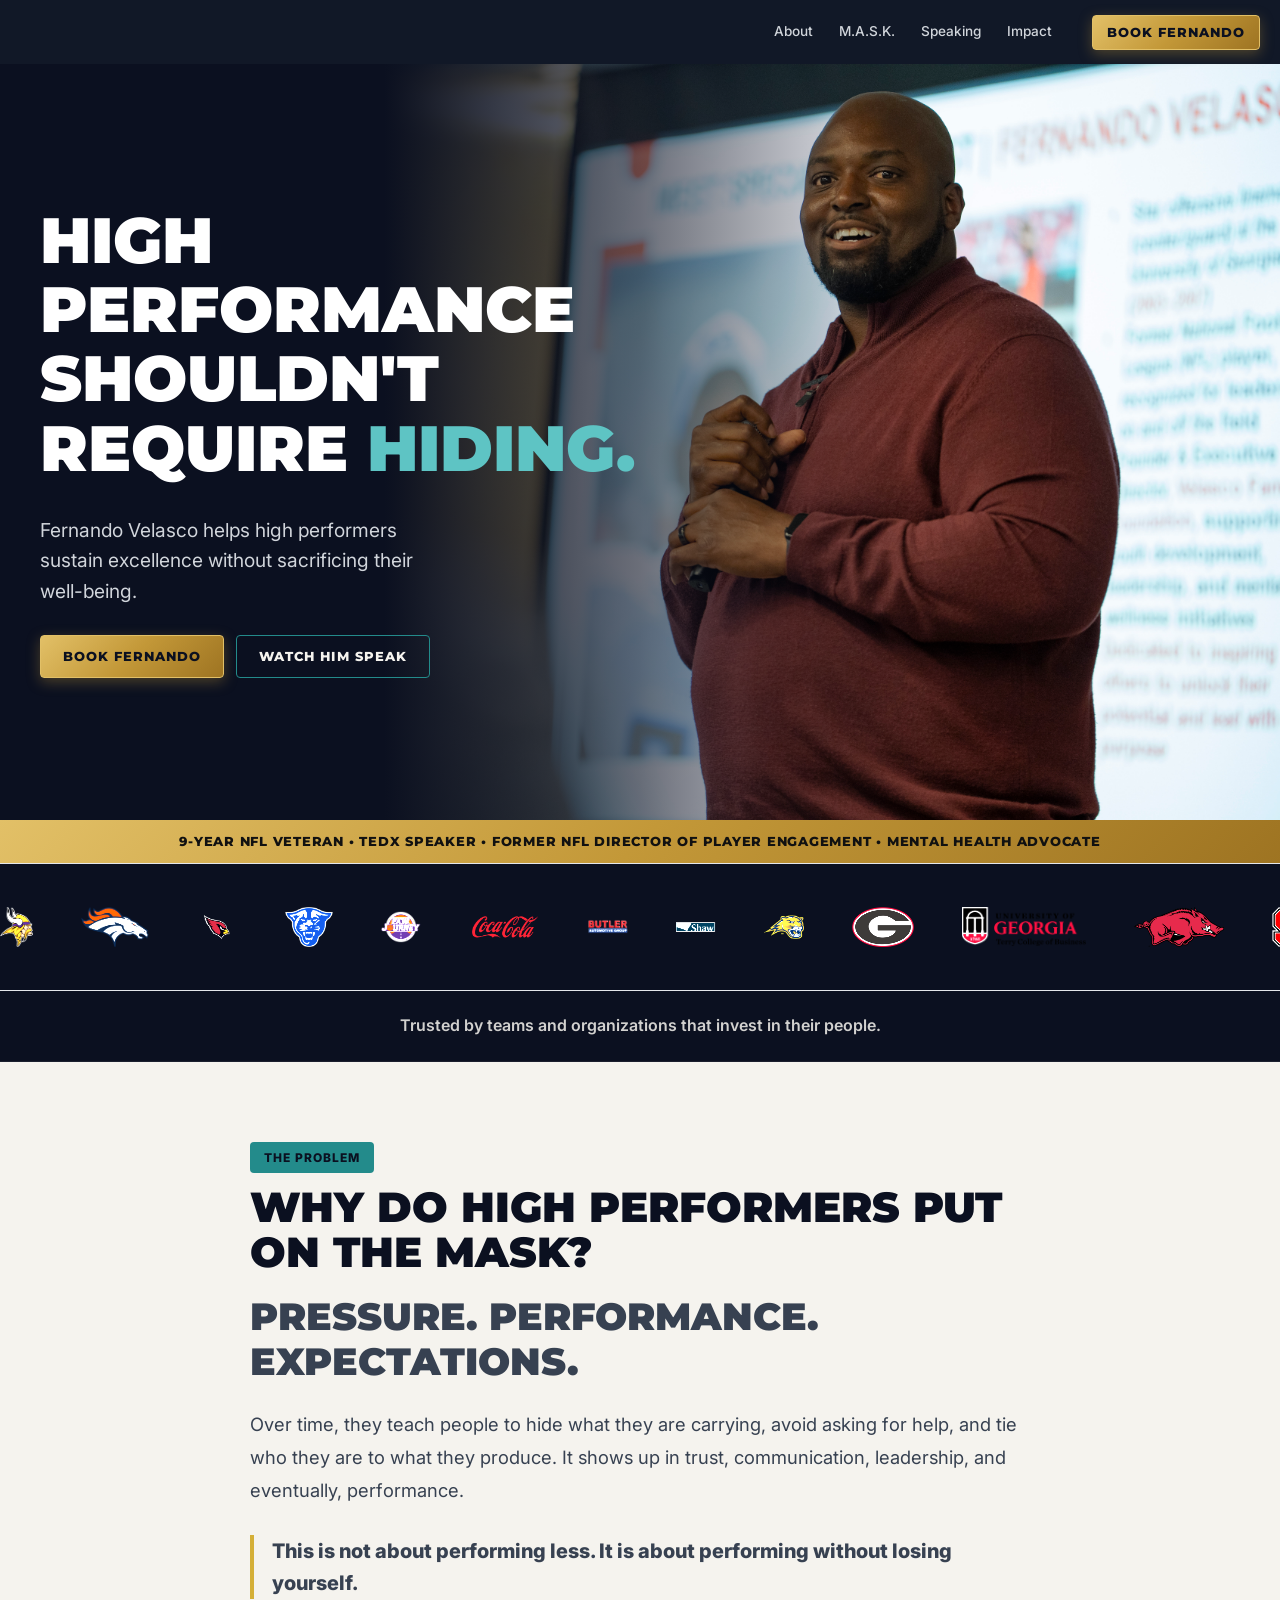
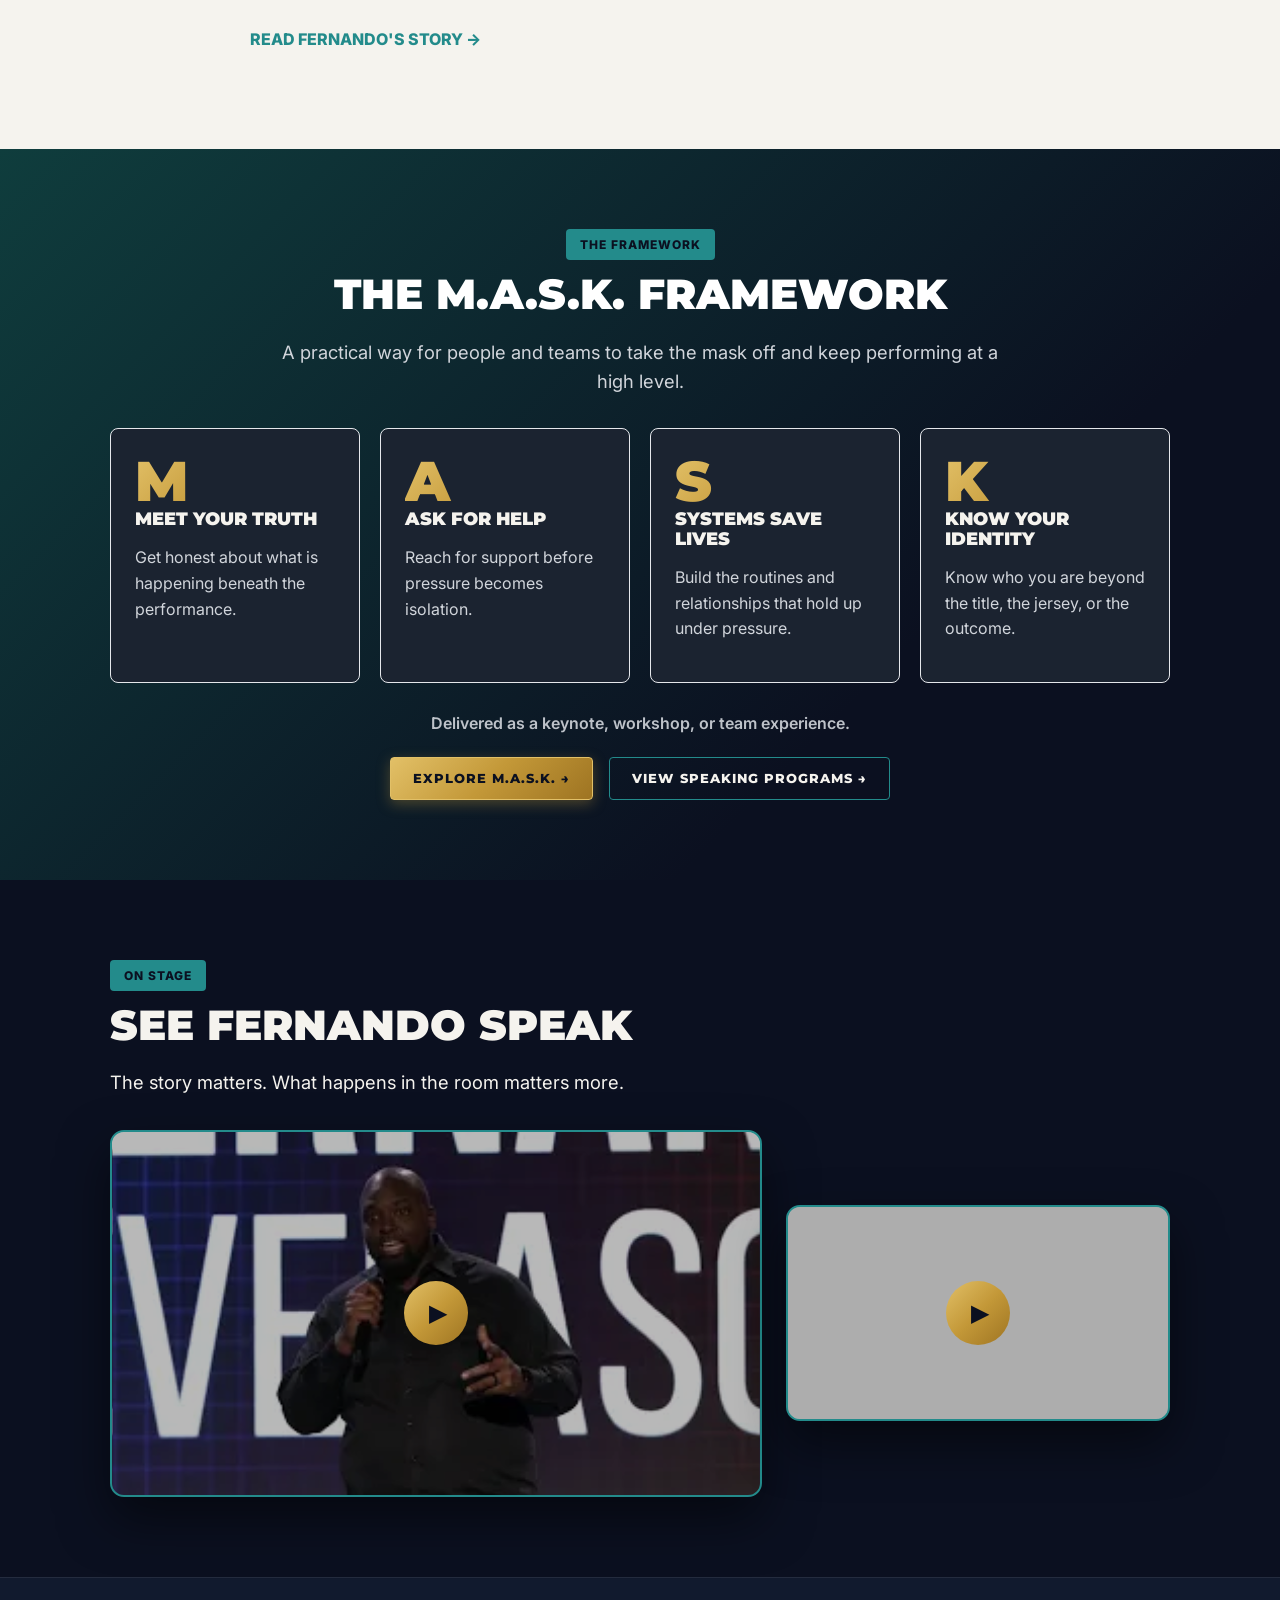
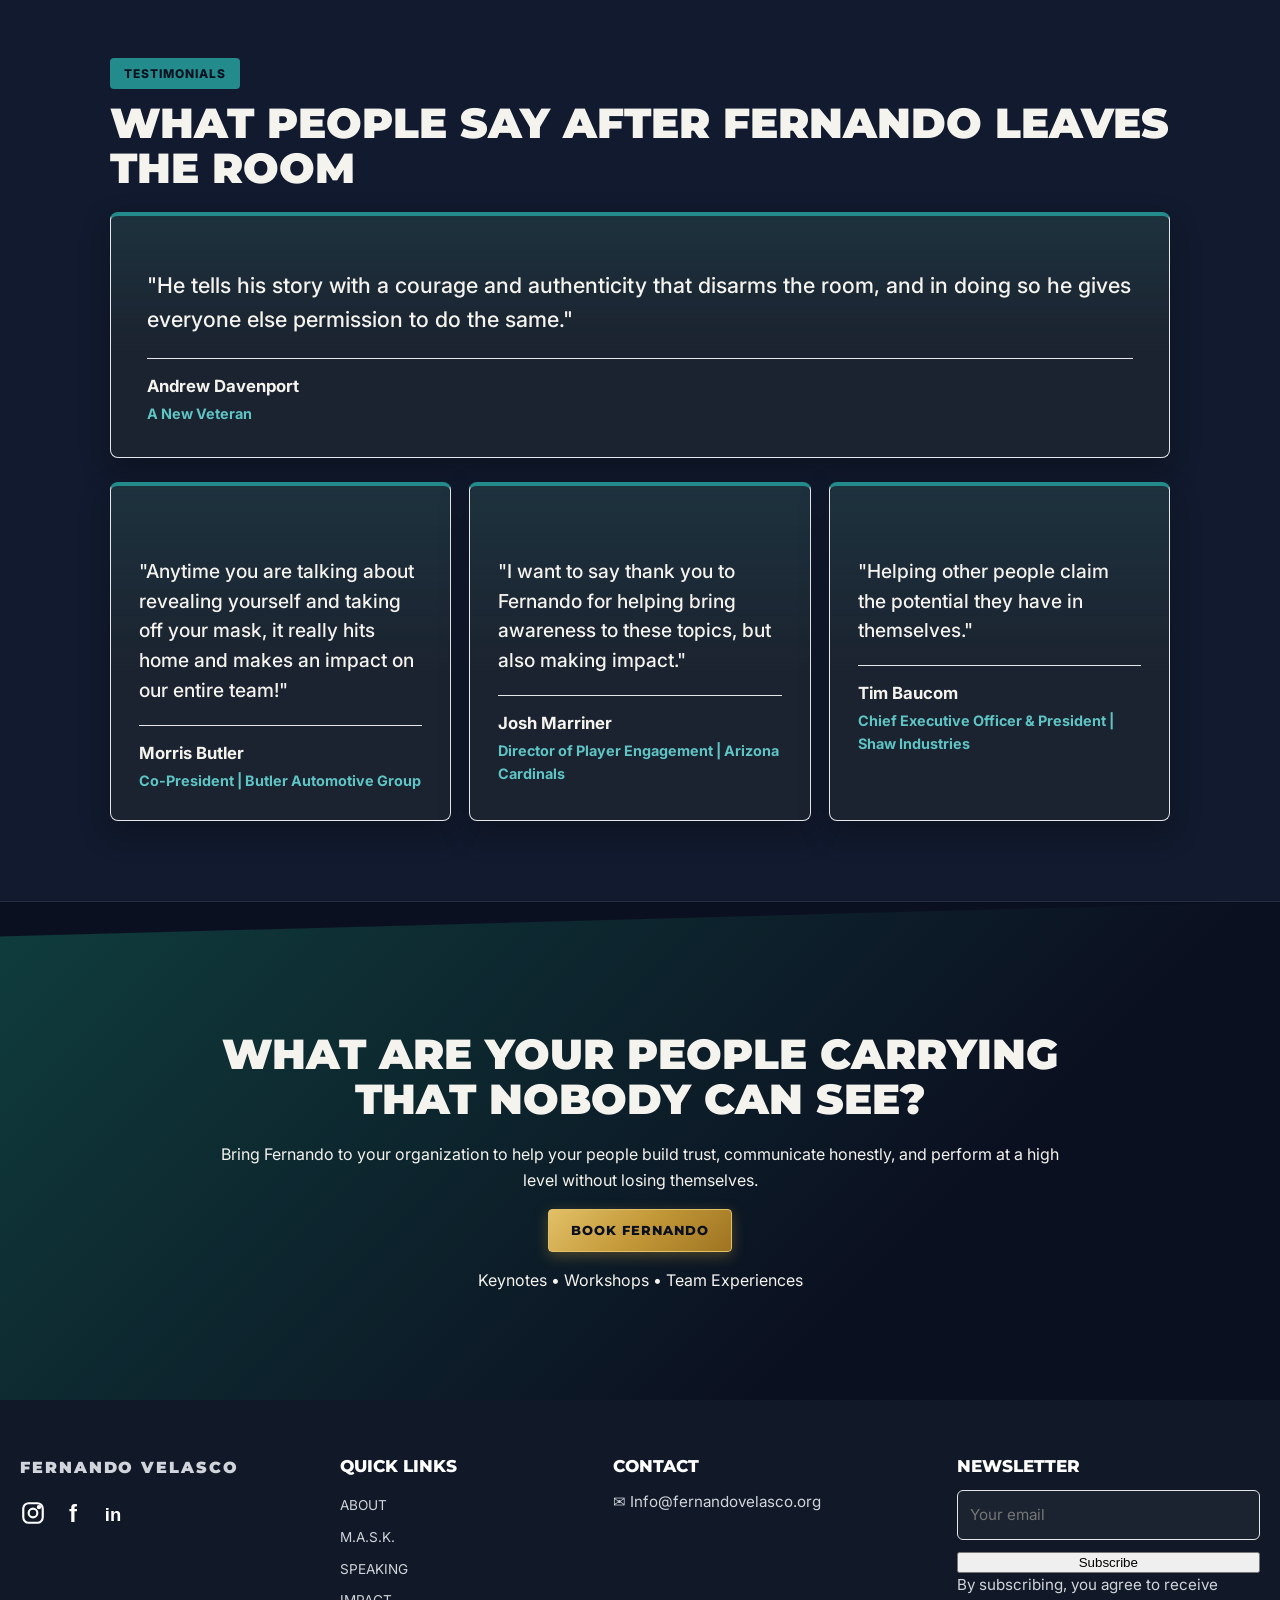
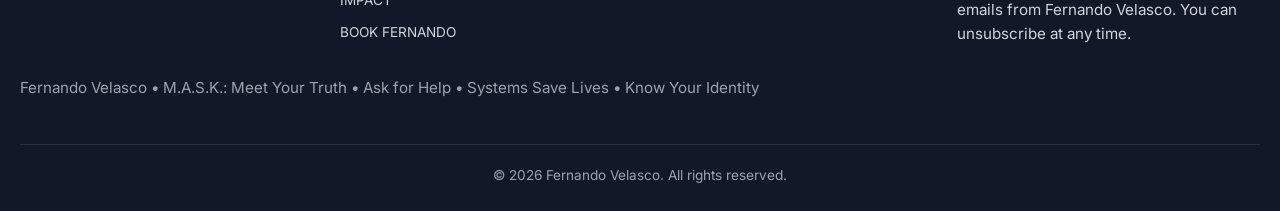
<file: home.html>
<!DOCTYPE html>
<html lang="en">
<head>
<meta charset="utf-8">
<!-- viewport-fit=cover lets the page extend edge to edge on notched phones -->
<meta name="viewport" content="width=device-width, initial-scale=1, viewport-fit=cover">
<title>Fernando Velasco | Keynote Speaker</title>

<!-- Google Fonts: Inter for body text, Montserrat (heavy weights) for headings -->
<link rel="preconnect" href="https://fonts.googleapis.com">
<link href="https://fonts.googleapis.com/css2?family=Inter:wght@400;500;600&family=Montserrat:wght@800;900&display=swap" rel="stylesheet">
<link rel="stylesheet" href="styles.css">

<!-- Home page look: matches the About, M.A.S.K., Speaking, Impact and Book pages -->
<style>
  :root{--navy:#0B1020;--gold:#D4AF37;--gold-grad:linear-gradient(135deg,#E2C067 0%,#C39838 50%,#9E7422 100%);--gold-border:#E2C067;--teal:#238B8B;--teal-lt:#5EC4C4;--white:#F5F3EE;--card:#1B2330;--band:#111a2e}
  body{background:var(--navy);color:var(--white);font-family:'Inter',sans-serif;overflow-x:clip}
  h1,h2,h3{color:var(--white)}
  main .wrap{max-width:1100px}
  section.b{padding:80px 0}
  .alt{background:var(--band);border-block:1px solid rgba(255,255,255,.08)}
  .dark{background:linear-gradient(135deg,#0f3d3d,#0B1020 70%)}
  .light{background:var(--white);color:#1F2937}
  .light h2,.light h3{color:#0B1020}
  .light p{color:#374151}
  .pop{color:var(--teal-lt)}
  .badge-tag{display:inline-block;background:var(--teal);color:var(--navy);font-size:.75rem;font-weight:800;text-transform:uppercase;padding:6px 14px;border-radius:4px;letter-spacing:1px;margin-bottom:12px}
  .btn{background:var(--gold-grad);color:#0B1020;border:1px solid var(--gold-border);box-shadow:0 4px 14px rgba(195,152,56,.35);text-decoration:none}
  .btn.o{background:transparent;color:var(--white);border:1px solid var(--teal);box-shadow:none}
  .btn.o:hover{background:rgba(35,139,139,.15)}

  /* 1. HERO: full-bleed stage photo */
  .hero{min-height:84vh;display:flex;align-items:center;text-align:left;padding:90px 0;
    background:linear-gradient(90deg,#0B1020 0%,#0B1020 30%,rgba(11,16,32,.6) 50%,rgba(11,16,32,0) 72%),url('assets/images/fv-speaking-slide.jpg') right top/auto 100% no-repeat,#0B1020}
  .hero .wrap{width:100%;max-width:1240px}
  .hero h1{max-width:16ch;margin-inline:0;font-size:clamp(2.4rem,5vw,4.2rem)}
  .hero .wrap>p{margin-left:0;margin-right:0;max-width:34ch;font-size:1.2rem}
  .hero .cta{justify-content:flex-start}

  /* 2. credibility */
  .trusted{text-align:center;padding:22px 20px;font-weight:600;opacity:.85;border-bottom:1px solid rgba(255,255,255,.08)}

  /* 3. problem */
  .three{font:900 clamp(1.5rem,3.6vw,2.4rem)/1.15 Montserrat,sans-serif;text-transform:uppercase;color:var(--teal);margin:0 0 24px}
  .more{font-weight:800;color:var(--teal);text-decoration:none}

  /* 4. solution */
  .deliv{font-weight:600;opacity:.9;margin:28px 0 20px}
  .links{display:flex;gap:16px;justify-content:center;flex-wrap:wrap}

  /* 5. video */
  .video-grid{display:grid;grid-template-columns:1.7fr 1fr;gap:24px;align-items:center}
  .vid-wrap{position:relative;aspect-ratio:16/9;border-radius:14px;overflow:hidden;box-shadow:0 22px 50px rgba(0,0,0,.5);border:2px solid var(--teal);background:#000;display:grid;place-items:center;text-align:center;color:rgba(245,243,238,.7);font-weight:600}
  .vid-wrap iframe{position:absolute;inset:0;width:100%;height:100%;border:0}
  .play{width:64px;height:64px;border-radius:50%;background:var(--gold-grad);display:grid;place-items:center;margin:0 auto 12px;color:#0B1020;font-size:1.5rem;padding-left:4px}

  /* 6. testimonials 
  .quote{border-top:4px solid var(--teal);background:linear-gradient(180deg,rgba(35,139,139,.14),transparent 55%),var(--card)}
  .quote p{color:var(--white)}
  .quote .who{color:var(--teal-lt)}
  .quote .who strong{display:block;color:var(--white)}
  */

  /* 6. testimonials */
.testimonials-section {
  background-color: #ffffff;
}

.testimonials-section h2 {
  color: #0f172a; /* Dark text so the heading is readable on white */
}

/* Keep original dark card styling */
.quote {
  border-top: 4px solid var(--teal);
  background: linear-gradient(180deg, rgba(35, 139, 139, 0.14), transparent 55%), var(--card);
}

.quote p {
  color: var(--white);
}

.quote .who {
  color: var(--teal-lt);
}

.quote .who strong {
  display: block;
  color: var(--white);
}


  /* 7. book */
  .cta-band{background:linear-gradient(135deg,#0f3d3d,#0B1020 70%);clip-path:polygon(0 7%,100% 0,100% 100%,0 100%);padding:130px 0 90px}

  .card:hover{border-color:var(--teal)}

  #video .lead{margin-left:0;margin-right:0}
  .vthumb{position:relative;aspect-ratio:16/9;width:100%;padding:0;border:2px solid var(--teal);border-radius:14px;background-size:cover;background-position:center;cursor:pointer;display:grid;place-items:center;box-shadow:0 22px 50px rgba(0,0,0,.5);transition:transform .25s}
  .vthumb:hover{transform:scale(1.02)}
  .vthumb::before{content:"";position:absolute;inset:0;background:rgba(0,0,0,.28);border-radius:12px}
  .vthumb .play{position:relative;margin:0}
  .lightbox{position:fixed;inset:0;background:rgba(0,0,0,.9);display:none;align-items:center;justify-content:center;z-index:100;padding:20px}
  .lightbox.on{display:flex}
  .lb-box{width:min(1100px,100%);aspect-ratio:16/9}
  .lb-box iframe{width:100%;height:100%;border:0;border-radius:12px}
  .lb-x{position:absolute;top:14px;right:22px;background:none;border:0;color:#fff;font-size:2.6rem;cursor:pointer;line-height:1}


  @media(max-width:820px){
    .hero{text-align:center;background:linear-gradient(rgba(11,16,32,.82),rgba(11,16,32,.82)),url('assets/images/fv-speaking-slide.jpg') 80% 10%/cover no-repeat}
    .hero h1{margin-inline:auto}.hero .wrap>p{margin-left:auto;margin-right:auto}.hero .cta{justify-content:center}
    .video-grid{grid-template-columns:1fr}
  }

</style>
</head>
<body>

<!-- ============ HEADER / NAVIGATION (nav links are filled in by script.js) ============ -->
<header><div class="wrap">
<a class="logo" href="home.html">FERNANDO VELASCO</a>
<nav id="nav"><a href="about.html">About</a><a href="mask.html">M.A.S.K.</a><a href="speaking.html">Speaking</a><a href="impact.html">Impact</a></nav>
<div style="display:flex;gap:10px;align-items:center">
  <button class="btn sm" data-book>Book Fernando</button>
  <button class="menu" id="menu" aria-label="Menu">☰</button>
</div>
</div></header>

<main>

<!-- ============ 1. HERO ============ -->
<section class="hero"><div class="wrap">
  <h1>High performance shouldn't require <span class="pop">hiding.</span></h1>
  <p>Fernando Velasco helps high performers sustain excellence without sacrificing their well-being.</p>
  <div class="cta">
    <button class="btn" data-book>Book Fernando</button>
    <a class="btn o" href="#video">Watch Him Speak</a>
  </div>
</div></section>

<!-- ============ 2. CREDIBILITY ============ -->
<div class="strip">9-Year NFL Veteran • TEDx Speaker • Former NFL Director of Player Engagement • Mental Health Advocate</div>

<!-- Scrolling logo ticker. The set of items is repeated so the CSS animation can loop seamlessly. -->
<div class="ticker"><div>
  <!-- first half -->
  <!-- NFL organizations -->
  <img src="assets/logos/Minnesota_Vikings_logo.png" alt="Minnesota Vikings logo">
  <img src="assets/logos/Denver_Broncos_logo.png" alt="Denver Broncos logo">
  <img src="assets/logos/Arizona_Cardinals_logo.png" alt="Arizona Cardinals logo">
  <!-- Collegiate athletics -->
  <img src="assets/logos/Georgia_State_Athletics_logo.png" alt="Georgia State Football">
  <img src="assets/logos/P.A.W._Journey_logo.png" alt="P.A.W. Journey logo">
  <!-- Corporate teams -->
  <img src="assets/logos/Coca-Cola-logo.png" alt="CocaCola logo">
  <img src="assets/logos/Butler Automotive.png" alt="Butler Automotive logo">
  <img src="assets/logos/Shaw_Industries_Inc_logo.png" alt="Shaw Industries, Inc. logo">
  <!-- Universities -->
  <img src="assets/logos/Averett_University.png" alt="Averett University logo">
  <img src="assets/logos/Georgia_Athletics_logo.png" alt="University of Georgia logo">
  <img src="assets/logos/terry_logo.png" alt="University of Georgia Terry College of Business logo">
  <img src="assets/logos/University_of_Arkansas.png" alt="University of Arkansas logo">
  <img src="assets/logos/North_Carolina_State_University_logo.png" alt="NC State University logo">
  <img src="assets/logos/Penn_State_University.png" alt="Penn State University logo">
  <!-- Leadership organizations -->
  <img src="assets/logos/bgcma_logo.png" alt="Boys & Girls Clubs of Metro Atlanta logo">
  <img src="assets/logos/BGCFC_logo.png" alt="Boys & Girls Club of Jefferson County logo">
  <img src="assets/logos/SMHF_logo.png" alt="Steve & Marjorie Harvey Foundation logo">
  <img src="assets/logos/Encouragement_Coaches_Clinic_logo.webp" alt="Encouragement Coaches Clinic logo">


  <!-- NFL organizations -->
  <img src="assets/logos/Minnesota_Vikings_logo.png" alt="Minnesota Vikings logo">
  <img src="assets/logos/Denver_Broncos_logo.png" alt="Denver Broncos logo">
  <img src="assets/logos/Arizona_Cardinals_logo.png" alt="Arizona Cardinals logo">
  <!-- Collegiate athletics -->
  <img src="assets/logos/Georgia_State_Athletics_logo.png" alt="Georgia State Football">
  <img src="assets/logos/P.A.W._Journey_logo.png" alt="P.A.W. Journey logo">
  <!-- Corporate teams -->
  <img src="assets/logos/Coca-Cola-logo.png" alt="CocaCola logo">
  <img src="assets/logos/Butler Automotive.png" alt="Butler Automotive logo">
  <img src="assets/logos/Shaw_Industries_Inc_logo.png" alt="Shaw Industries, Inc. logo">
  <!-- Universities -->
  <img src="assets/logos/Averett_University.png" alt="Averett University logo">
  <img src="assets/logos/Georgia_Athletics_logo.png" alt="University of Georgia logo">
  <img src="assets/logos/terry_logo.png" alt="University of Georgia Terry College of Business logo">
  <img src="assets/logos/University_of_Arkansas.png" alt="University of Arkansas logo">
  <img src="assets/logos/North_Carolina_State_University_logo.png" alt="NC State University logo">
  <img src="assets/logos/Penn_State_University.png" alt="Penn State University logo">
  <!-- Leadership organizations -->
  <img src="assets/logos/bgcma_logo.png" alt="Boys & Girls Clubs of Metro Atlanta logo">
  <img src="assets/logos/BGCFC_logo.png" alt="Boys & Girls Club of Jefferson County logo">
  <img src="assets/logos/SMHF_logo.png" alt="Steve & Marjorie Harvey Foundation logo">
  <img src="assets/logos/Encouragement_Coaches_Clinic_logo.webp" alt="Encouragement Coaches Clinic logo">


  <!-- second half: exact copy of the first -->
  <!-- NFL organizations -->
  <img src="assets/logos/Minnesota_Vikings_logo.png" alt="Minnesota Vikings logo">
  <img src="assets/logos/Denver_Broncos_logo.png" alt="Denver Broncos logo">
  <img src="assets/logos/Arizona_Cardinals_logo.png" alt="Arizona Cardinals logo">
  <!-- Collegiate athletics -->
  <img src="assets/logos/Georgia_State_Athletics_logo.png" alt="Georgia State Football">
  <img src="assets/logos/P.A.W._Journey_logo.png" alt="P.A.W. Journey logo">
  <!-- Corporate teams -->
  <img src="assets/logos/Coca-Cola-logo.png" alt="CocaCola logo">
  <img src="assets/logos/Butler Automotive.png" alt="Butler Automotive logo">
  <img src="assets/logos/Shaw_Industries_Inc_logo.png" alt="Shaw Industries, Inc. logo">
  <!-- Universities -->
  <img src="assets/logos/Averett_University.png" alt="Averett University logo">
  <img src="assets/logos/Georgia_Athletics_logo.png" alt="University of Georgia logo">
  <img src="assets/logos/terry_logo.png" alt="University of Georgia Terry College of Business logo">
  <img src="assets/logos/University_of_Arkansas.png" alt="University of Arkansas logo">
  <img src="assets/logos/North_Carolina_State_University_logo.png" alt="NC State University logo">
  <img src="assets/logos/Penn_State_University.png" alt="Penn State University logo">
  <!-- Leadership organizations -->
  <img src="assets/logos/bgcma_logo.png" alt="Boys & Girls Clubs of Metro Atlanta logo">
  <img src="assets/logos/BGCFC_logo.png" alt="Boys & Girls Club of Jefferson County logo">
  <img src="assets/logos/SMHF_logo.png" alt="Steve & Marjorie Harvey Foundation logo">
  <img src="assets/logos/Encouragement_Coaches_Clinic_logo.webp" alt="Encouragement Coaches Clinic logo">

  
  <!-- NFL organizations -->
  <img src="assets/logos/Minnesota_Vikings_logo.png" alt="Minnesota Vikings logo">
  <img src="assets/logos/Denver_Broncos_logo.png" alt="Denver Broncos logo">
  <img src="assets/logos/Arizona_Cardinals_logo.png" alt="Arizona Cardinals logo">
  <!-- Collegiate athletics -->
  <img src="assets/logos/Georgia_State_Athletics_logo.png" alt="Georgia State Football">
  <img src="assets/logos/P.A.W._Journey_logo.png" alt="P.A.W. Journey logo">
  <!-- Corporate teams -->
  <img src="assets/logos/Coca-Cola-logo.png" alt="CocaCola logo">
  <img class="lg" src="assets/logos/Butler Automotive.png" alt="Butler Automotive logo">
  <img src="assets/logos/Shaw_Industries_Inc_logo.png" alt="Shaw Industries, Inc. logo">
  <!-- Universities -->
  <img src="assets/logos/Averett_University.png" alt="Averett University logo">
  <img src="assets/logos/Georgia_Athletics_logo.png" alt="University of Georgia logo">
  <img src="assets/logos/terry_logo.png" alt="University of Georgia Terry College of Business logo">
  <img src="assets/logos/University_of_Arkansas.png" alt="University of Arkansas logo">
  <img src="assets/logos/North_Carolina_State_University_logo.png" alt="NC State University logo">
  <img src="assets/logos/Penn_State_University.png" alt="Penn State University logo">
  <!-- Leadership organizations -->
  <img src="assets/logos/bgcma_logo.png" alt="Boys & Girls Clubs of Metro Atlanta logo">
  <img src="assets/logos/BGCFC_logo.png" alt="Boys & Girls Club of Jefferson County logo">
  <img src="assets/logos/SMHF_logo.png" alt="Steve & Marjorie Harvey Foundation logo">
  <img src="assets/logos/Encouragement_Coaches_Clinic_logo.webp" alt="Encouragement Coaches Clinic logo">


</div></div>
<div class="trusted">Trusted by teams and organizations that invest in their people.</div>

<!-- ============ 3. THE PROBLEM ============ -->
<section class="b light"><div class="wrap fade" style="max-width:820px">
  <span class="badge-tag">THE PROBLEM</span>
  <h2>Why do high performers put on the mask?</h2>
  <p class="three">Pressure. Performance. Expectations.</p>
  <p style="font-size:1.15rem;line-height:1.8">Over time, they teach people to hide what they are carrying, avoid asking for help, and tie who they are to what they produce. It shows up in trust, communication, leadership, and eventually, performance.</p>
  <p class="kt-callout">This is not about performing less. It is about performing without losing yourself.</p>
  <p><a class="more" href="about.html">READ FERNANDO'S STORY →</a></p>
</div></section>

<!-- ============ 4. THE SOLUTION ============ -->
<section class="b dark"><div class="wrap fade center">
  <span class="badge-tag">THE FRAMEWORK</span>
  <h2>The M.A.S.K. Framework</h2>
  <p class="lead">A practical way for people and teams to take the mask off and keep performing at a high level.</p>
  <div class="grid mask-grid">
    <div class="card"><div class="mask"><div class="l">M</div></div><h3>Meet Your Truth</h3><p>Get honest about what is happening beneath the performance.</p></div>
    <div class="card"><div class="mask"><div class="l">A</div></div><h3>Ask for Help</h3><p>Reach for support before pressure becomes isolation.</p></div>
    <div class="card"><div class="mask"><div class="l">S</div></div><h3>Systems Save Lives</h3><p>Build the routines and relationships that hold up under pressure.</p></div>
    <div class="card"><div class="mask"><div class="l">K</div></div><h3>Know Your Identity</h3><p>Know who you are beyond the title, the jersey, or the outcome.</p></div>
  </div>
  <p class="deliv">Delivered as a keynote, workshop, or team experience.</p>
  <div class="links">
    <a class="btn" href="mask.html">Explore M.A.S.K. →</a>
    <a class="btn o" href="speaking.html">View Speaking Programs →</a>
  </div>
</div></section>

<!-- ============ 5. VIDEO ============ -->
<section class="b" id="video"><div class="wrap fade">
  <span class="badge-tag">ON STAGE</span>
  <h2>See Fernando speak</h2>
  <p class="lead">The story matters. What happens in the room matters more.</p>
  <div class="video-grid">
    <button class="vthumb" data-video="https://player.vimeo.com/video/1233509967?autoplay=1&amp;badge=0&amp;autopause=0&amp;title=0&amp;byline=0&amp;portrait=0" style="background-image:url('assets/images/reel-thumbnail.jpg')" aria-label="Play speaking reel"><span class="play">▶</span></button>
    <button class="vthumb" data-video="https://www.youtube-nocookie.com/embed/-_8W27A81d4?autoplay=1&amp;rel=0" style="background-image:url('https://img.youtube.com/vi/-_8W27A81d4/hqdefault.jpg')" aria-label="Play TEDx talk"><span class="play">▶</span></button>
  </div>
</div></section>

<!-- ============ 6. TESTIMONIALS ============ -->
<section class="b alt"><div class="wrap fade">
  <span class="badge-tag">TESTIMONIALS</span>
  <h2>What people say after Fernando leaves the room</h2>
  <div class="card quote" style="margin-bottom:24px;padding:32px 36px">
    <p style="font-size:1.35rem;line-height:1.55">"He tells his story with a courage and authenticity that disarms the room, and in doing so he gives everyone else permission to do the same."</p>
    <span class="who"><strong>Andrew Davenport</strong>A New Veteran</span>
  </div>
  <div class="grid g3">
    <div class="card quote">
      <p>"Anytime you are talking about revealing yourself and taking off your mask, it really hits home and makes an impact on our entire team!"</p>
      <span class="who"><strong>Morris Butler</strong>Co-President | Butler Automotive Group</span>
    </div>
    <div class="card quote">
      <p>"I want to say thank you to Fernando for helping bring awareness to these topics, but also making impact."</p>
      <span class="who"><strong>Josh Marriner</strong>Director of Player Engagement | Arizona Cardinals</span>
    </div>
    <div class="card quote">
      <p>"Helping other people claim the potential they have in themselves."</p>
      <span class="who"><strong>Tim Baucom</strong>Chief Executive Officer &amp; President | Shaw Industries</span>
    </div>
  </div>
</div></section>

<!-- ============ 7. BOOK ============ -->
<section class="cta-band"><div class="wrap fade" style="text-align:center;max-width:900px">
  <h2>What are your people carrying that nobody can see?</h2>
  <p>Bring Fernando to your organization to help your people build trust, communicate honestly, and perform at a high level without losing themselves.</p>
  <button class="btn" data-book>Book Fernando</button>
  <p>Keynotes • Workshops • Team Experiences</p>
</div></section>
</main>

<!-- ============ FOOTER (also rebuilt from script.js so every page matches) ============ -->
<footer>
  <div class="wrap">
    <div class="foot-grid">
      <div>
        <a class="logo" href="home.html">FERNANDO VELASCO</a>
        <div class="social">
          <a href="https://www.instagram.com/kidfromwrens?stkn=MzF6Zmh2bGFzdXU0" target="_blank" rel="noopener noreferrer" aria-label="Instagram"><svg viewBox="0 0 24 24" fill="none" stroke="currentColor" stroke-width="2"><rect x="3" y="3" width="18" height="18" rx="5"/><circle cx="12" cy="12" r="4"/><circle cx="17.5" cy="6.5" r="1" fill="currentColor"/></svg></a>
          <a href="https://www.facebook.com/share/1AR26XKZns/?mibextid=wwXIfr" target="_blank" rel="noopener noreferrer" aria-label="Facebook"><svg viewBox="0 0 24 24"><text x="12" y="20" text-anchor="middle" font-size="22" font-weight="800" fill="currentColor" font-family="Arial,sans-serif">f</text></svg></a>
          <a href="https://www.linkedin.com/in/fernando-velasco-0063501b3?utm_source=share_via&utm_content=profile&utm_medium=member_ios" target="_blank" rel="noopener noreferrer" aria-label="LinkedIn"><svg viewBox="0 0 24 24"><text x="12" y="19" text-anchor="middle" font-size="17" font-weight="800" fill="currentColor" font-family="Arial,sans-serif">in</text></svg></a>
        </div>
      </div>
      <div>
        <h4>Quick Links</h4>
        <a href="about.html">About</a>
        <a href="mask.html">M.A.S.K.</a>
        <a href="speaking.html">Speaking</a>
        <a href="impact.html">Impact</a>
        <a href="book.html">Book Fernando</a>
      </div>
      <div>
        <h4>Contact</h4>
        <p>&#9993; <a href="mailto:Info@fernandovelasco.org">Info@fernandovelasco.org</a></p>
      </div>
      <div>
        <h4>Newsletter</h4>
        <form class="news" id="newsletter">
          <input type="email" required placeholder="Your email" aria-label="Email address">
          <button type="submit">Subscribe</button>
        </form>
        <p class="news-note">By subscribing, you agree to receive emails from Fernando Velasco. You can unsubscribe at any time.</p>
      </div>
    </div>
    <p class="foot-line">Fernando Velasco • M.A.S.K.: Meet Your Truth • Ask for Help • Systems Save Lives • Know Your Identity</p>
    <p class="foot-copy">&copy; 2026 Fernando Velasco. All rights reserved.</p>
  </div>
</footer>

<div class="lightbox" id="lb"><button class="lb-x" aria-label="Close">×</button><div class="lb-box"></div></div>



<script src="script.js"></script>

<script>
const lb=document.getElementById('lb'),box=lb.querySelector('.lb-box');
document.querySelectorAll('[data-video]').forEach(b=>b.addEventListener('click',()=>{
  box.innerHTML='<iframe src="'+b.dataset.video+'" allow="autoplay; fullscreen; picture-in-picture; encrypted-media" allowfullscreen title="Video player"></iframe>';
  lb.classList.add('on');
}));
const closeLb=()=>{lb.classList.remove('on');box.innerHTML=''};
lb.addEventListener('click',e=>{if(e.target===lb||e.target.classList.contains('lb-x'))closeLb()});
document.addEventListener('keydown',e=>{if(e.key==='Escape')closeLb()});
</script>

</body>
</html>
</file>
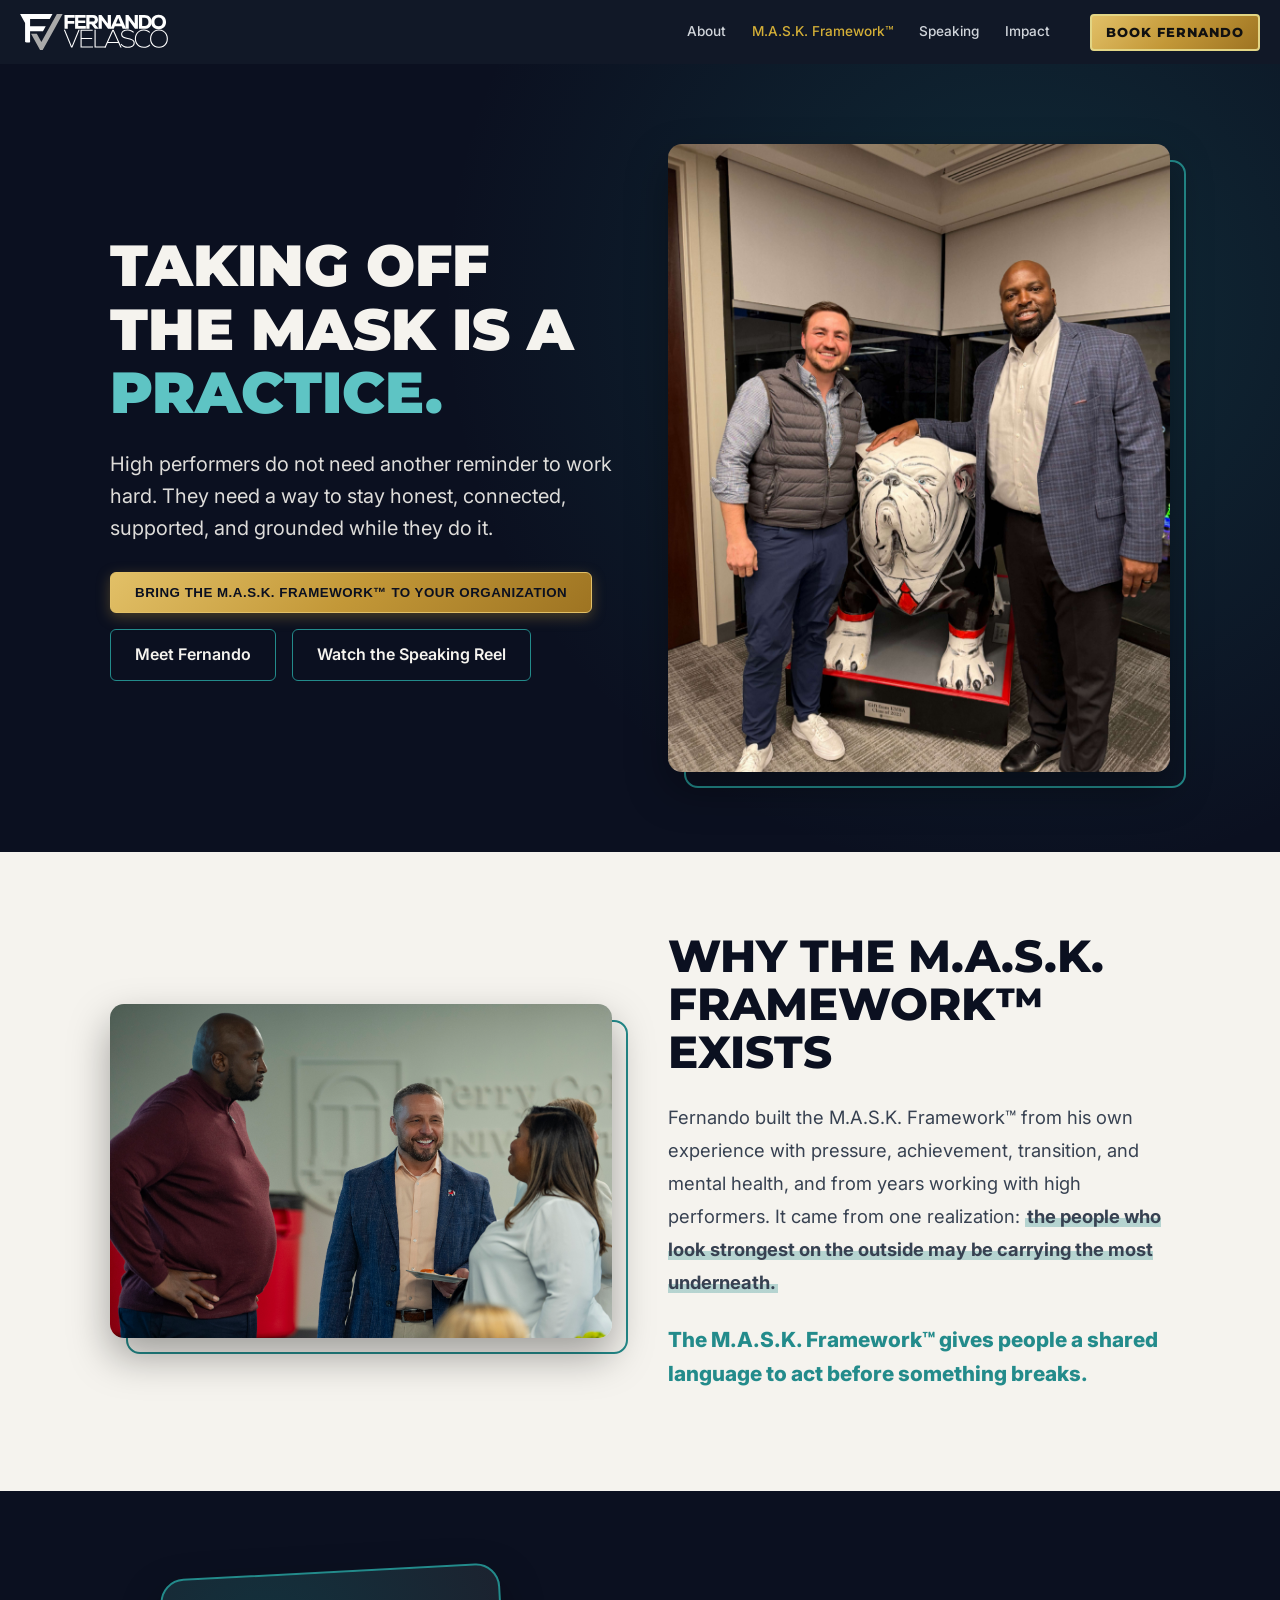
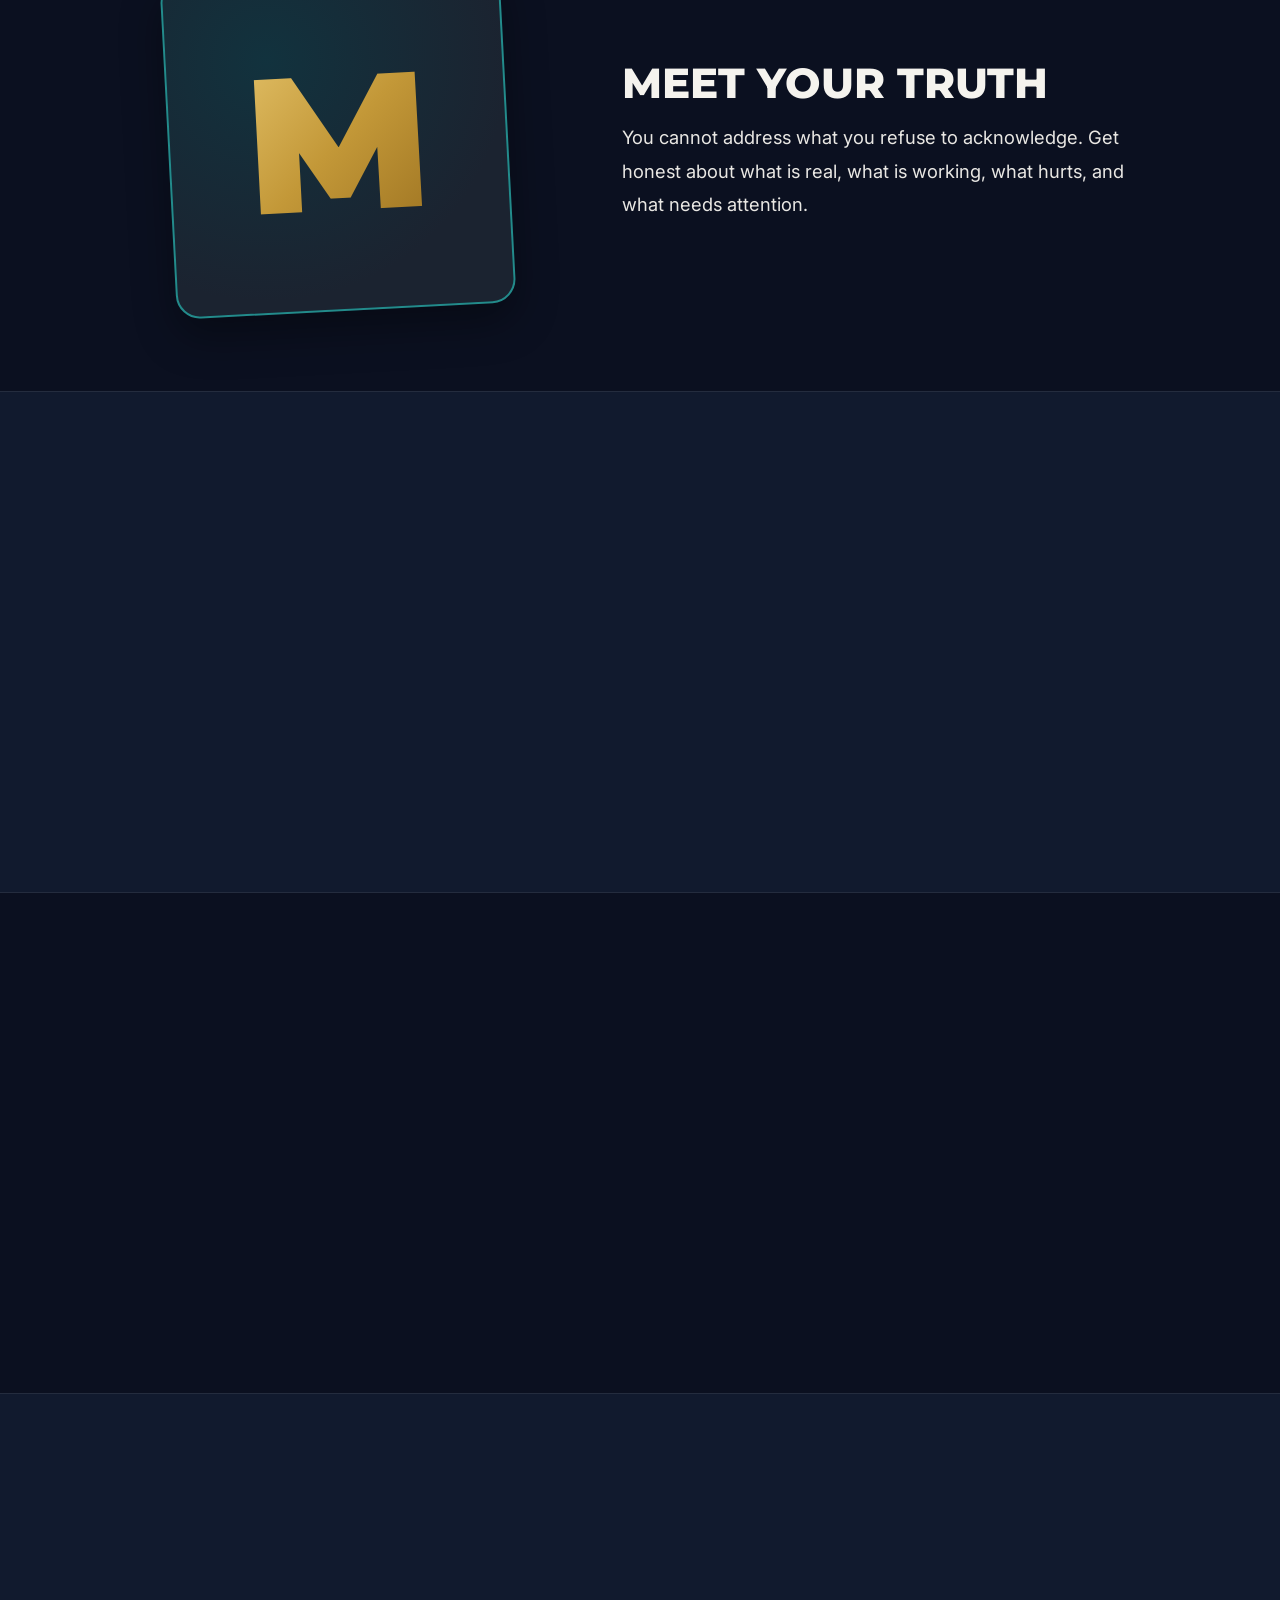
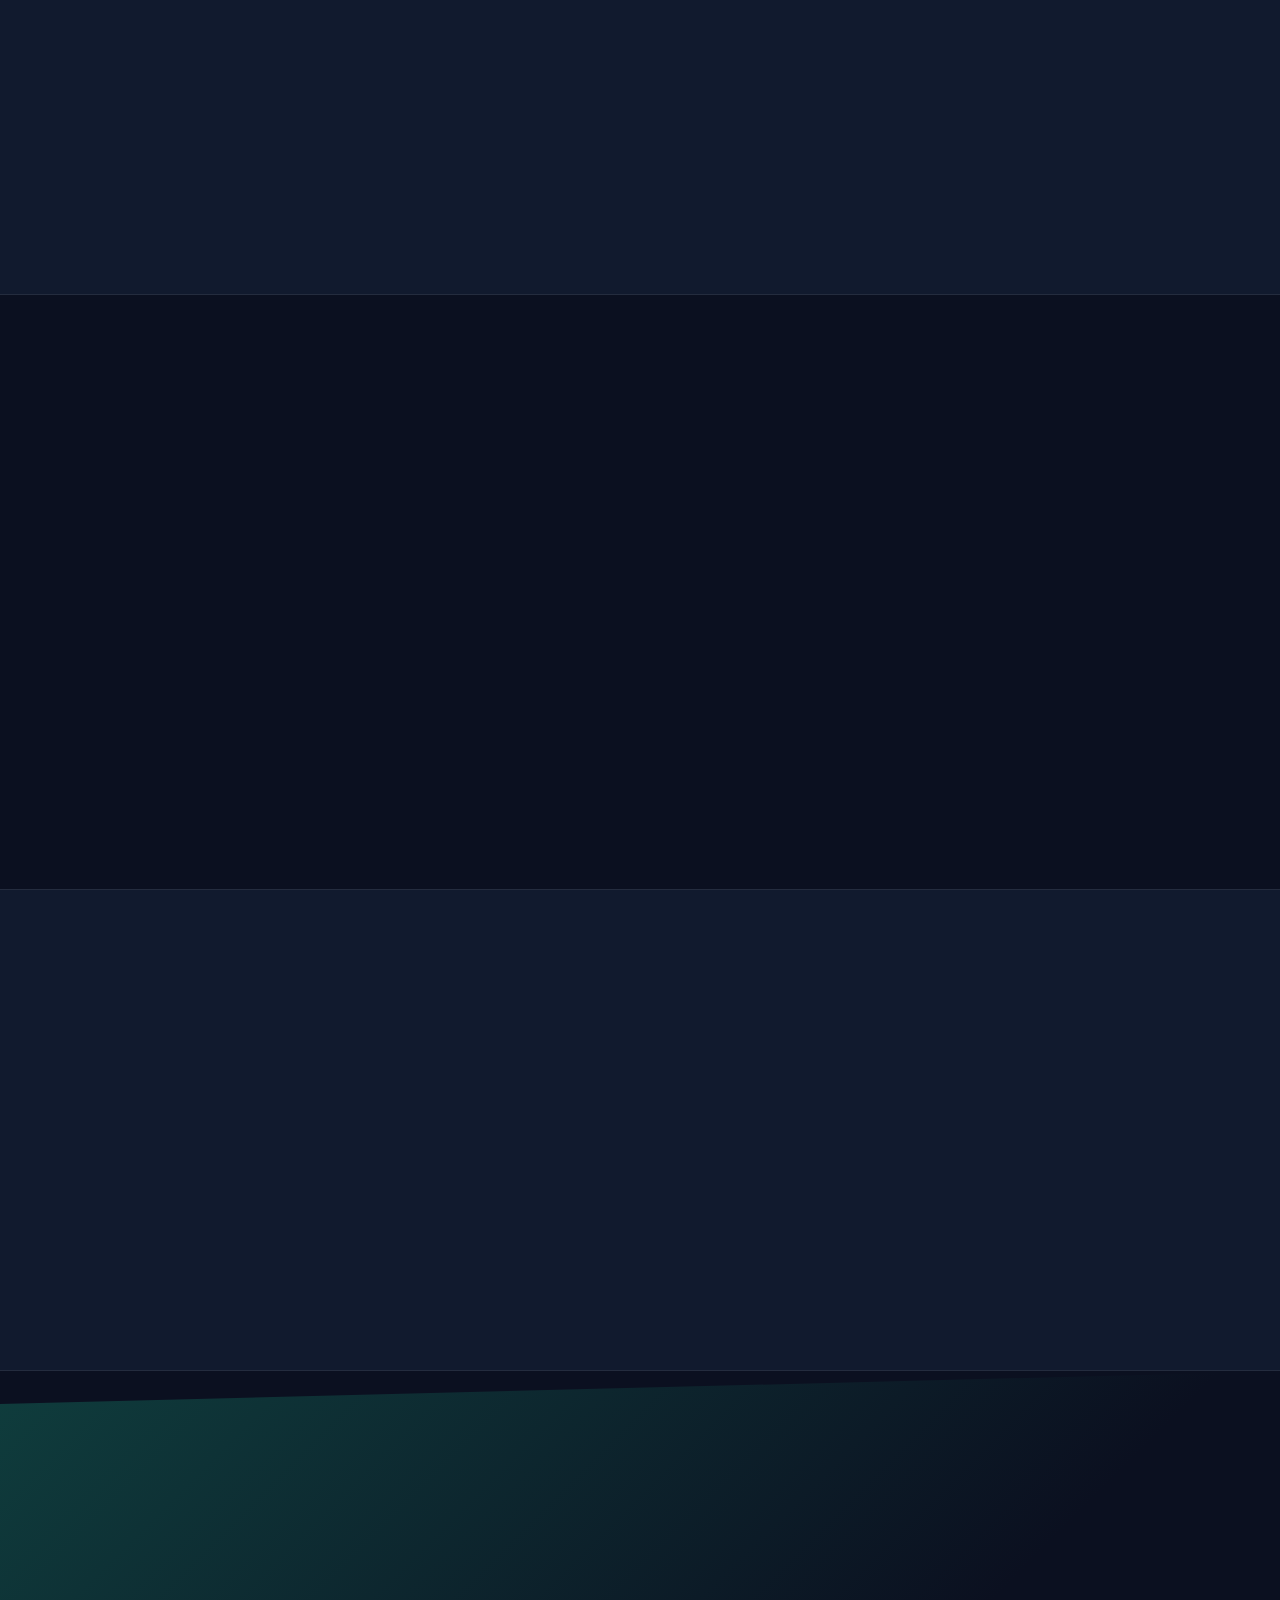
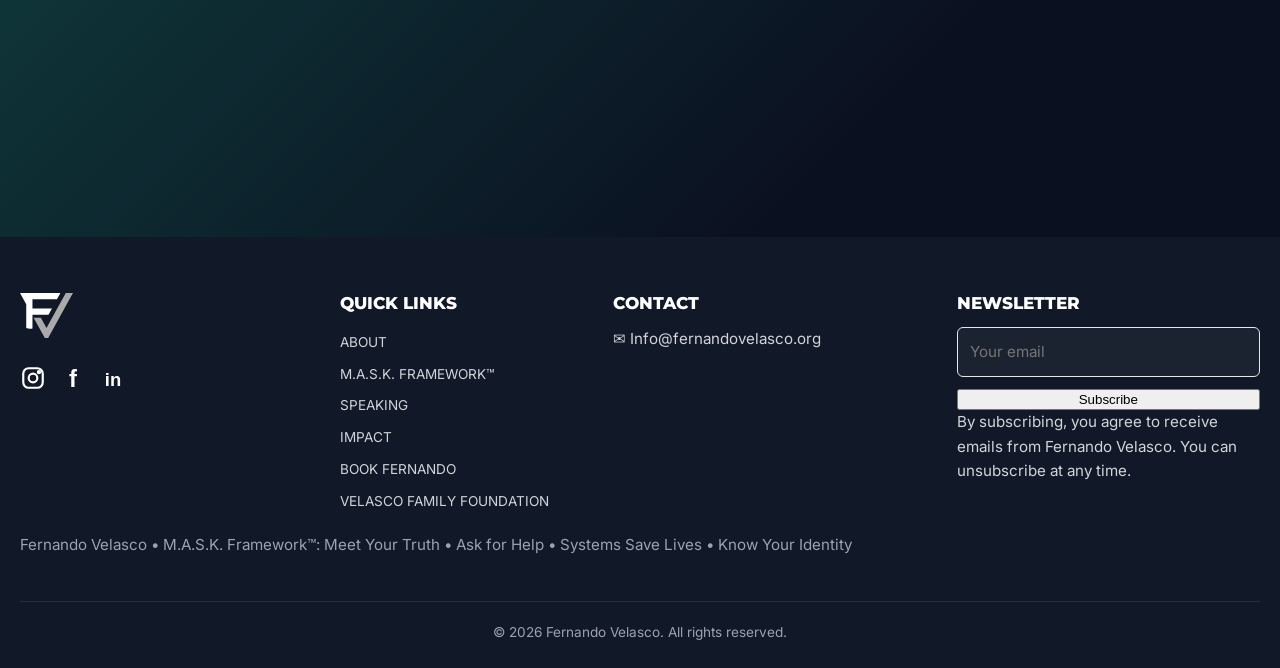
<file: mask.html>
<!DOCTYPE html>
<html lang="en">
<head>
<meta charset="utf-8">
<meta name="viewport" content="width=device-width, initial-scale=1, viewport-fit=cover">
<title>The M.A.S.K. Framework™ | Fernando Velasco</title>
<link rel="preconnect" href="https://fonts.googleapis.com">
<link href="https://fonts.googleapis.com/css2?family=Inter:wght@400;500;600;700&family=Montserrat:wght@800;900&display=swap" rel="stylesheet">
<link rel="stylesheet" href="styles.css">

<style>
  :root{--navy:#0B1020;--gold:#D4AF37;--gold-grad:linear-gradient(135deg,#E2C067 0%,#C39838 50%,#9E7422 100%);--gold-border:#E2C067;--teal:#238B8B;--teal-lt:#5EC4C4;--white:#F5F3EE;--card:#1B2330;--band:#111a2e}
  body{background:var(--navy);color:var(--white);font-family:'Inter',sans-serif;overflow-x:clip}
  h1,h2,h3{color:var(--white)}
  .sec{padding:80px 0}
  .band{background:var(--band);border-block:1px solid rgba(255,255,255,.08)}
  .light{background:var(--white);color:#1F2937}
  .light h2,.light h3{color:#0B1020}
  .light p{color:#374151}

  .badge-tag{display:inline-block;background:var(--teal);color:var(--navy);font-size:.75rem;font-weight:800;text-transform:uppercase;padding:6px 14px;border-radius:4px;letter-spacing:1px;margin-bottom:12px}
  .btn-gold{background:var(--gold-grad);color:#0B1020;font-weight:800;padding:12px 24px;border-radius:6px;border:1px solid var(--gold-border);cursor:pointer;text-transform:uppercase;letter-spacing:.5px;box-shadow:0 4px 14px rgba(195,152,56,.35);transition:transform .2s,box-shadow .2s;text-decoration:none;display:inline-flex;align-items:center;justify-content:center}
  .btn-gold:hover{transform:translateY(-1px);box-shadow:0 6px 18px rgba(195,152,56,.45)}
  .btn-teal-outline{background:transparent;color:var(--white);border:1px solid var(--teal);font-weight:600;padding:12px 24px;border-radius:6px;text-decoration:none;display:inline-flex;align-items:center;justify-content:center;transition:background .2s}
  .btn-teal-outline:hover{background:rgba(35,139,139,.15)}

  .hl{background:linear-gradient(transparent 58%,rgba(35,139,139,.3) 58%);padding:0 .1em;font-weight:700}
  .pop{color:var(--teal-lt)}
  .grid-2col{display:grid;grid-template-columns:1fr 1fr;gap:56px;align-items:center}

  /* photo placeholders + frames */
  .pic{margin:0;position:relative;isolation:isolate}
  .pic::after{content:"";position:absolute;inset:16px -16px -16px 16px;border:2px solid var(--teal);border-radius:14px;z-index:-1}
  .ph{min-height:260px;background:var(--card);border:2px dashed rgba(255,255,255,.18);border-radius:14px;display:grid;place-items:center;color:rgba(245,243,238,.55);font-weight:600;text-align:center;padding:20px}
  .light .ph{background:#e5e7eb;border-color:#9ca3af;color:#6b7280}
  .pic.tall .ph{aspect-ratio:4/5}
  .pic.wide .ph{aspect-ratio:3/2}

  /* the four letters */
  .letter-row{display:grid;grid-template-columns:5fr 6fr;gap:56px;align-items:center}
  .letter-row.rev{grid-template-columns:6fr 5fr}
  .letter-row.rev .big-l{order:2}
  .big-l{aspect-ratio:1/1;max-width:340px;width:100%;margin:0 auto;border-radius:24px;border:2px solid var(--teal);background:radial-gradient(circle at 30% 25%,rgba(35,139,139,.28),var(--card) 70%);display:grid;place-items:center;font:900 clamp(7rem,16vw,12rem)/1 Montserrat,sans-serif;box-shadow:0 18px 40px rgba(0,0,0,.35);transform:rotate(-3deg);transition:transform .3s}
  .letter-row.rev .big-l{transform:rotate(3deg)}
  .big-l:hover{transform:rotate(0) scale(1.03)}
  .big-l span{background:var(--gold-grad);-webkit-background-clip:text;background-clip:text;color:transparent}
  .letter-row h2{font-size:clamp(1.8rem,3.4vw,2.6rem);margin:0 0 16px;font-weight:800}
  .letter-row p{font-size:1.15rem;line-height:1.8;opacity:.95;margin:0}

  /* what it builds */
  .build-grid{display:grid;grid-template-columns:repeat(auto-fit,minmax(230px,1fr));gap:20px}
  .build{background:var(--card);border:1px solid rgba(255,255,255,.08);border-radius:12px;padding:26px;transition:transform .25s,border-color .25s}
  .build:hover{transform:translateY(-5px);border-color:var(--teal)}
  .build b{display:block;font:900 2rem/1 Montserrat,sans-serif;background:var(--gold-grad);-webkit-background-clip:text;background-clip:text;color:transparent;margin-bottom:10px}
  .build h3{font-size:1.1rem;margin:0}

  .strip-photos{display:flex;gap:16px;overflow-x:auto;scroll-snap-type:x mandatory;padding:6px 20px 18px}
  .strip-photos .ph{flex:0 0 min(300px,72vw);height:340px;scroll-snap-align:center}

  .cta-band{background:linear-gradient(135deg,#0f3d3d,#0B1020 70%);clip-path:polygon(0 7%,100% 0,100% 100%,0 100%);padding:130px 0 90px}

  .build-grid>.fade:nth-child(4n+2){transition-delay:.1s}
  .build-grid>.fade:nth-child(4n+3){transition-delay:.2s}
  .build-grid>.fade:nth-child(4n+4){transition-delay:.3s}

  .pic img{width:100%;aspect-ratio:3/2;object-fit:cover;border-radius:14px;display:block;box-shadow:0 18px 40px rgba(0,0,0,.35)}
  .pic.tall img{aspect-ratio:4/5}

  .photo-marquee{overflow:hidden;-webkit-mask-image:linear-gradient(90deg,transparent,#000 6%,#000 94%,transparent);mask-image:linear-gradient(90deg,transparent,#000 6%,#000 94%,transparent)}
  .photo-track{display:flex;width:max-content;animation:photoscroll 70s linear infinite}
  .photo-marquee:hover .photo-track{animation-play-state:paused}
  .photo-set{display:flex}
  .photo-set img{flex:0 0 auto;width:min(300px,72vw);height:380px;object-fit:cover;border-radius:14px;margin-right:16px;display:block}
  @keyframes photoscroll{to{transform:translateX(-50%)}}
  @media(prefers-reduced-motion:reduce){.photo-track{animation:none}.photo-marquee{overflow-x:auto;-webkit-mask-image:none;mask-image:none}}

  @media(max-width:768px){.grid-2col,.letter-row,.letter-row.rev{grid-template-columns:1fr;gap:32px}.letter-row.rev .big-l{order:0}.pic::after{display:none}.big-l,.letter-row.rev .big-l{transform:none;max-width:240px}}
</style>
</head>
<body>

<!-- ============ HEADER ============ -->
<header><div class="wrap">
<a class="logo" href="index.html" aria-label="Fernando Velasco home"><img class="logo-h" src="assets/logos/fv-logo-horizontal-white.svg" alt="Fernando Velasco" width="148" height="36"></a>
<nav id="nav"><a href="about.html">About</a><a href="mask.html">M.A.S.K. Framework™</a><a href="speaking.html">Speaking</a><a href="impact.html">Impact</a></nav>
<div style="display:flex;gap:10px;align-items:center">
  <button class="btn sm" data-book>Book Fernando</button>
  <button class="menu" id="menu" aria-label="Menu">☰</button>
</div>
</div></header>

<main>
<!-- ============ HERO ============ -->
<section class="sec" style="background:radial-gradient(circle at 80% 30%,rgba(35,139,139,.22),transparent 50%),var(--navy)">
  <div class="wrap fade" style="max-width:1100px">
    <div class="grid-2col">
      <div>
        <h1 style="font-size:clamp(2.2rem,4.5vw,3.6rem);line-height:1.1;margin-bottom:24px;font-weight:900">TAKING OFF THE MASK IS A <span class="pop">PRACTICE.</span></h1>
        <p style="font-size:1.25rem;line-height:1.6;opacity:.9;margin-bottom:28px">High performers do not need another reminder to work hard. They need a way to stay honest, connected, supported, and grounded while they do it.</p>
        <div style="display:flex;gap:16px;flex-wrap:wrap">
          <button class="btn-gold" data-book>Bring the M.A.S.K. Framework™ to your organization</button>
          <a href="about.html" class="btn-teal-outline">Meet Fernando</a>
          <a href="https://www.youtube.com/watch?v=4SYgYGl21MA" class="btn-teal-outline" data-play-reel>Watch the Speaking Reel</a>
        </div>
      </div>
      <figure class="pic tall"><img src="assets/images/fv-uga.jpg" alt="Fernando Velasco speaking with an audience"></figure>
    </div>
  </div>
</section>

<!-- ============ WHY M.A.S.K. EXISTS (light) ============ -->
<section class="sec light">
  <div class="wrap fade" style="max-width:1100px">
    <div class="grid-2col">
      <figure class="pic wide"><img src="assets/images/OB_UGA_060826_33.jpg" alt="Fernando Velasco speaking with an audience"></figure>
      <div>
        <h2 style="font-size:clamp(2rem,3.5vw,2.8rem);margin-bottom:24px;font-weight:800">Why the M.A.S.K. Framework™ Exists</h2>
        <p style="font-size:1.15rem;line-height:1.8;margin-bottom:20px">Fernando built the M.A.S.K. Framework™ from his own experience with pressure, achievement, transition, and mental health, and from years working with high performers. It came from one realization: <span class="hl">the people who look strongest on the outside may be carrying the most underneath.</span></p>
        <p style="font-size:1.3rem;font-weight:800;color:var(--teal);margin-top:24px">The M.A.S.K. Framework™ gives people a shared language to act before something breaks.</p>
      </div>
    </div>
  </div>
</section>

<!-- ============ M ============ -->
<section class="sec">
  <div class="wrap fade" style="max-width:1100px"><div class="letter-row">
    <div class="big-l"><span>M</span></div>
    <div><h2>Meet Your Truth</h2><p>You cannot address what you refuse to acknowledge. Get honest about what is real, what is working, what hurts, and what needs attention.</p></div>
  </div></div>
</section>

<!-- ============ A ============ -->
<section class="sec band">
  <div class="wrap fade" style="max-width:1100px"><div class="letter-row rev">
    <div class="big-l"><span>A</span></div>
    <div><h2>Ask for Help</h2><p>High achievement teaches people to rely on themselves. Independence can quietly become isolation. Asking for help is part of strength, and it works best before pressure becomes crisis.</p></div>
  </div></div>
</section>

<!-- ============ S ============ -->
<section class="sec">
  <div class="wrap fade" style="max-width:1100px"><div class="letter-row">
    <div class="big-l"><span>S</span></div>
    <div><h2>Systems Save Lives</h2><p>Motivation changes. Circumstances change. Energy changes. Systems give you something to lean on when they do: routines, relationships, professional support, boundaries, and environments that hold up when life gets heavy.</p></div>
  </div></div>
</section>

<!-- ============ K ============ -->
<section class="sec band">
  <div class="wrap fade" style="max-width:1100px"><div class="letter-row rev">
    <div class="big-l"><span>K</span></div>
    <div><h2>Know Your Identity</h2><p>Roles change. Careers end. Titles disappear. If identity depends on performance, every transition becomes a threat. Build a sense of self that is deeper than achievement.</p></div>
  </div></div>
</section>

<!-- ============ WHAT M.A.S.K. BUILDS ============ -->
<section class="sec">
  <div class="wrap" style="max-width:1100px">
    <div class="fade" style="text-align:center;max-width:700px;margin:0 auto 50px">
      <h2 style="font-size:clamp(2rem,3.5vw,2.8rem);font-weight:800">What the M.A.S.K. Framework™ Builds</h2>
    </div>
    <div class="build-grid">
      <div class="build fade"><b>01</b><h3>Self-awareness</h3></div>
      <div class="build fade"><b>02</b><h3>Honest communication</h3></div>
      <div class="build fade"><b>03</b><h3>Earlier help-seeking</h3></div>
      <div class="build fade"><b>04</b><h3>Stronger support systems</h3></div>
      <div class="build fade"><b>05</b><h3>Grounded leadership</h3></div>
      <div class="build fade"><b>06</b><h3>Identity beyond achievement</h3></div>
      <div class="build fade"><b>07</b><h3>Sustainable high performance</h3></div>
    </div>
  </div>
</section>

<!-- ============ PHOTO STRIP (auto-scrolling) ============ -->
<section class="band" style="padding:50px 0">
  <div class="photo-marquee fade">
    <div class="photo-track">

      <!-- set 1 -->
      <div class="photo-set">
        <img src="assets/images/IMG_1849.jpeg" alt="Fernando Velasco presenting" style="object-position:75% center">
        <img src="assets/images/IMG_9711.png" alt="Fernando Velasco in conversation">
        <img src="assets/images/IMG_5379.jpeg" alt="Fernando Velasco speaking at the University of Georgia" style="object-position:40% center">
        <img src="assets/images/IMG_1847.jpeg" alt="Fernando Velasco with a bulldog statue">
        <img src="assets/images/IMG_5378.jpeg" alt="Fernando Velasco in conversation">
        <img src="assets/images/IMG_5380.jpeg" alt="Fernando Velasco speaking at the University of Georgia" style="object-position:40% center">
        <img src="assets/images/IMG_1845.jpeg" alt="Fernando Velasco with a bulldog statue">
        <img src="assets/images/fv-table-laugh.jpg" alt="Fernando Velasco at a leadership dinner" style="object-position:40% center">
      </div>

      <!-- set 2: exact copy of set 1 (hidden from screen readers) -->
      <div class="photo-set" aria-hidden="true">
        <img src="assets/images/IMG_1849.jpeg" alt="" style="object-position:75% center">
        <img src="assets/images/IMG_9711.png" alt="">
        <img src="assets/images/IMG_5379.jpeg" alt="" style="object-position:40% center">
        <img src="assets/images/IMG_1847.jpeg" alt="">
        <img src="assets/images/IMG_5378.jpeg" alt="">
        <img src="assets/images/IMG_5380.jpeg" alt="" style="object-position:40% center">
        <img src="assets/images/IMG_1845.jpeg" alt="">
        <img src="assets/images/fv-table-laugh.jpg" alt="" style="object-position:40% center">
      </div>

    </div>
  </div>
</section>

<!-- ============ CLOSING BANNER ============ -->
<section class="cta-band">
  <div class="wrap fade" style="max-width:900px;text-align:center">
    <h2 style="font-size:clamp(2.2rem,4vw,3.2rem);font-weight:900;margin-bottom:28px">BRING THE M.A.S.K. FRAMEWORK™ TO YOUR ORGANIZATION</h2>
    <div style="display:flex;gap:16px;justify-content:center;flex-wrap:wrap">
      <button class="btn-gold" data-book>Book Fernando</button>
      <a href="speaking.html" class="btn-teal-outline">View Speaking Programs</a>
      <a href="https://www.youtube.com/watch?v=4SYgYGl21MA" class="btn-teal-outline" data-play-reel>Watch the Speaking Reel</a>
    </div>
  </div>
</section>
</main>

<!-- ============ FOOTER ============ -->
<footer>
  <div class="wrap">
    <div class="foot-grid">
      <div>
        <a class="logo" href="index.html" aria-label="Fernando Velasco home"><img class="logo-i" src="assets/logos/fv-icon-white.svg" alt="Fernando Velasco" width="53" height="45"></a>
        <div class="social">
          <a href="https://www.instagram.com/kidfromwrens?stkn=MzF6Zmh2bGFzdXU0" target="_blank" rel="noopener noreferrer" aria-label="Instagram"><svg viewBox="0 0 24 24" fill="none" stroke="currentColor" stroke-width="2"><rect x="3" y="3" width="18" height="18" rx="5"/><circle cx="12" cy="12" r="4"/><circle cx="17.5" cy="6.5" r="1" fill="currentColor"/></svg></a>
          <a href="https://www.facebook.com/share/1AR26XKZns/?mibextid=wwXIfr" target="_blank" rel="noopener noreferrer" aria-label="Facebook"><svg viewBox="0 0 24 24"><text x="12" y="20" text-anchor="middle" font-size="22" font-weight="800" fill="currentColor" font-family="Arial,sans-serif">f</text></svg></a>
          <a href="https://www.linkedin.com/in/fernando-velasco-0063501b3?utm_source=share_via&utm_content=profile&utm_medium=member_ios" target="_blank" rel="noopener noreferrer" aria-label="LinkedIn"><svg viewBox="0 0 24 24"><text x="12" y="19" text-anchor="middle" font-size="17" font-weight="800" fill="currentColor" font-family="Arial,sans-serif">in</text></svg></a>
        </div>
      </div>
      <div>
        <h4>Quick Links</h4>
        <a href="about.html">About</a>
        <a href="mask.html">M.A.S.K. Framework™</a>
        <a href="speaking.html">Speaking</a>
        <a href="impact.html">Impact</a>
        <a href="book.html">Book Fernando</a>
        <a href="https://www.velascofamilyfoundation.org" target="_blank" rel="noopener">Velasco Family Foundation</a>
      </div>
      <div>
        <h4>Contact</h4>
        <p>&#9993; <a href="mailto:Info@fernandovelasco.org">Info@fernandovelasco.org</a></p>
      </div>
      <div>
        <h4>Newsletter</h4>
        <form class="news" id="newsletter">
          <input type="email" required placeholder="Your email" aria-label="Email address">
          <button type="submit">Subscribe</button>
        </form>
        <p class="news-note">By subscribing, you agree to receive emails from Fernando Velasco. You can unsubscribe at any time.</p>
      </div>
    </div>
    <p class="foot-line">Fernando Velasco • M.A.S.K. Framework™: Meet Your Truth • Ask for Help • Systems Save Lives • Know Your Identity</p>
    <p class="foot-copy">&copy; 2026 Fernando Velasco. All rights reserved.</p>
  </div>
</footer>

<!-- ============ MODALS ============ -->
<div class="modal" id="bm"><div class="box"><button class="x" data-close aria-label="Close">×</button><h2>Book Fernando</h2><div data-form></div></div></div>
<div class="modal" id="rm"><div class="box"><button class="x" data-close aria-label="Close">×</button><div class="vid" style="cursor:default">Speaking reel placeholder: embed video here</div></div></div>

<script src="script.js"></script>
</body>
</html>
</file>
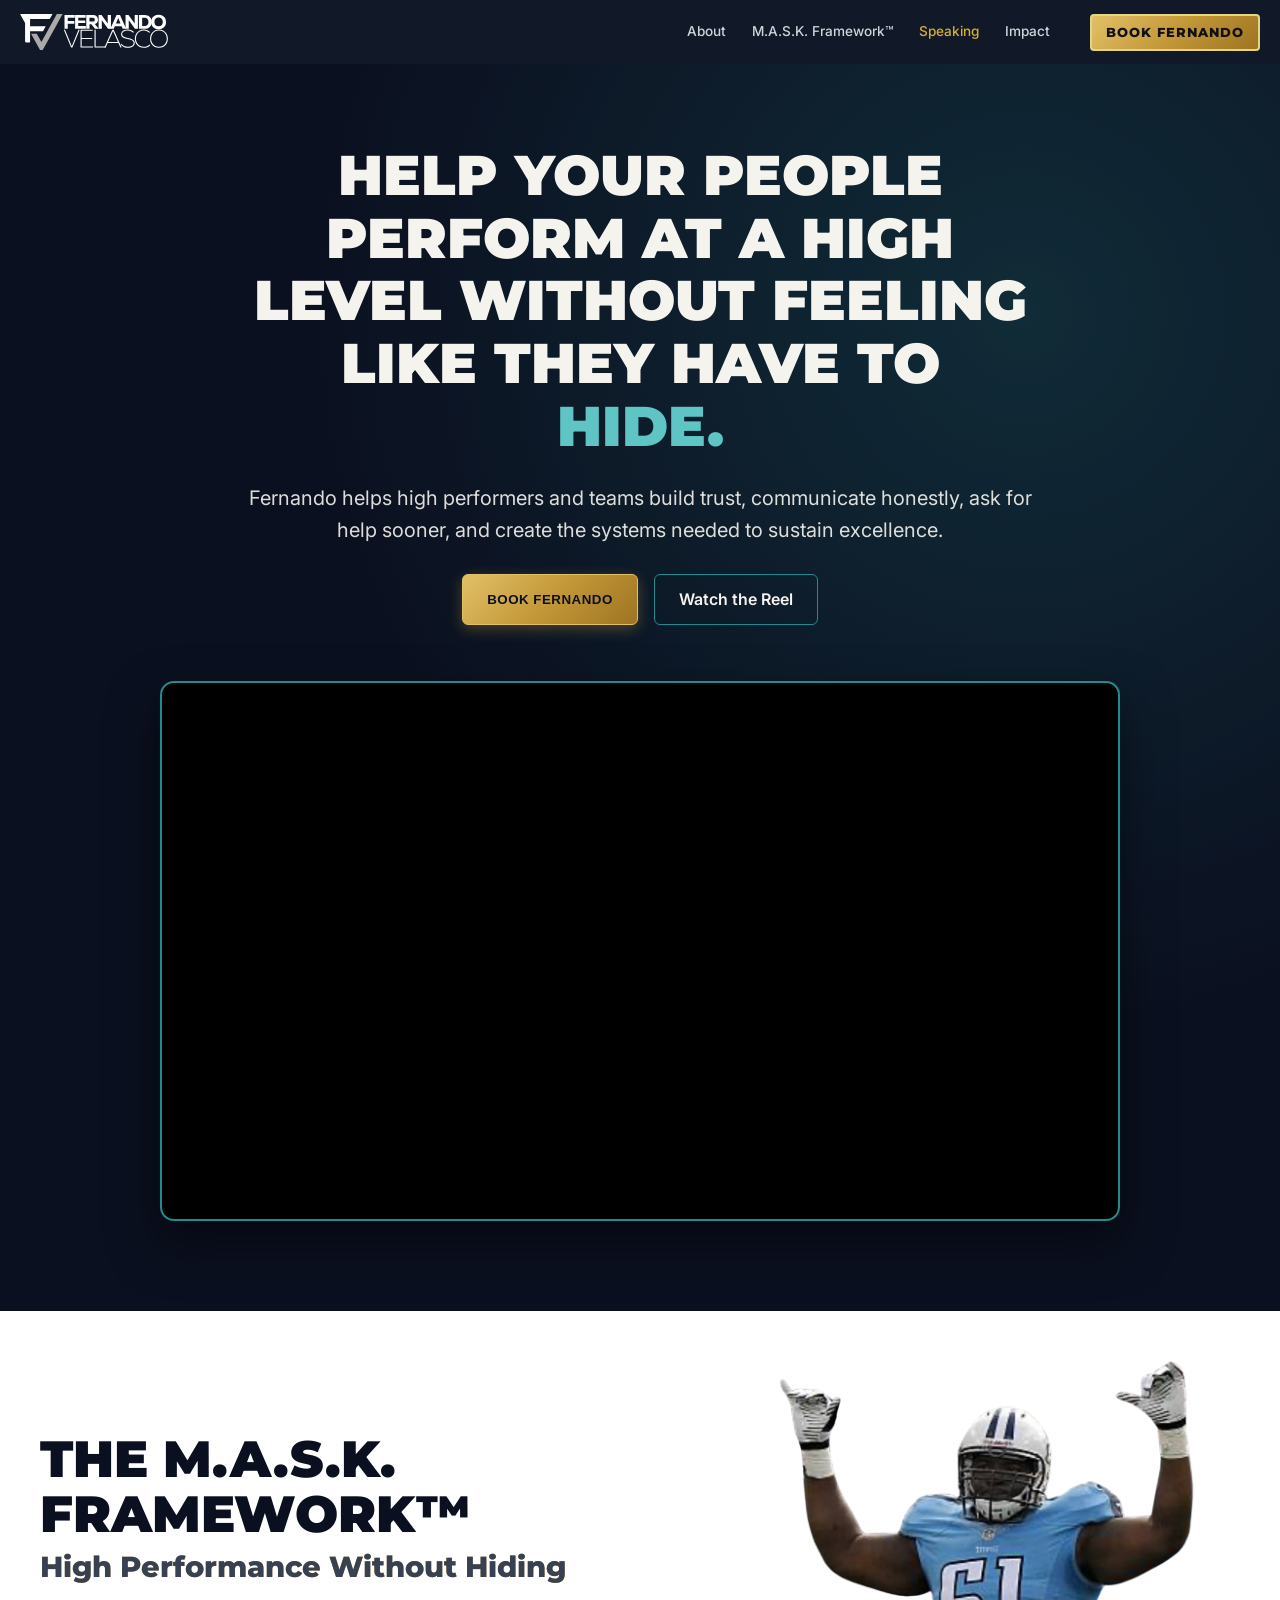
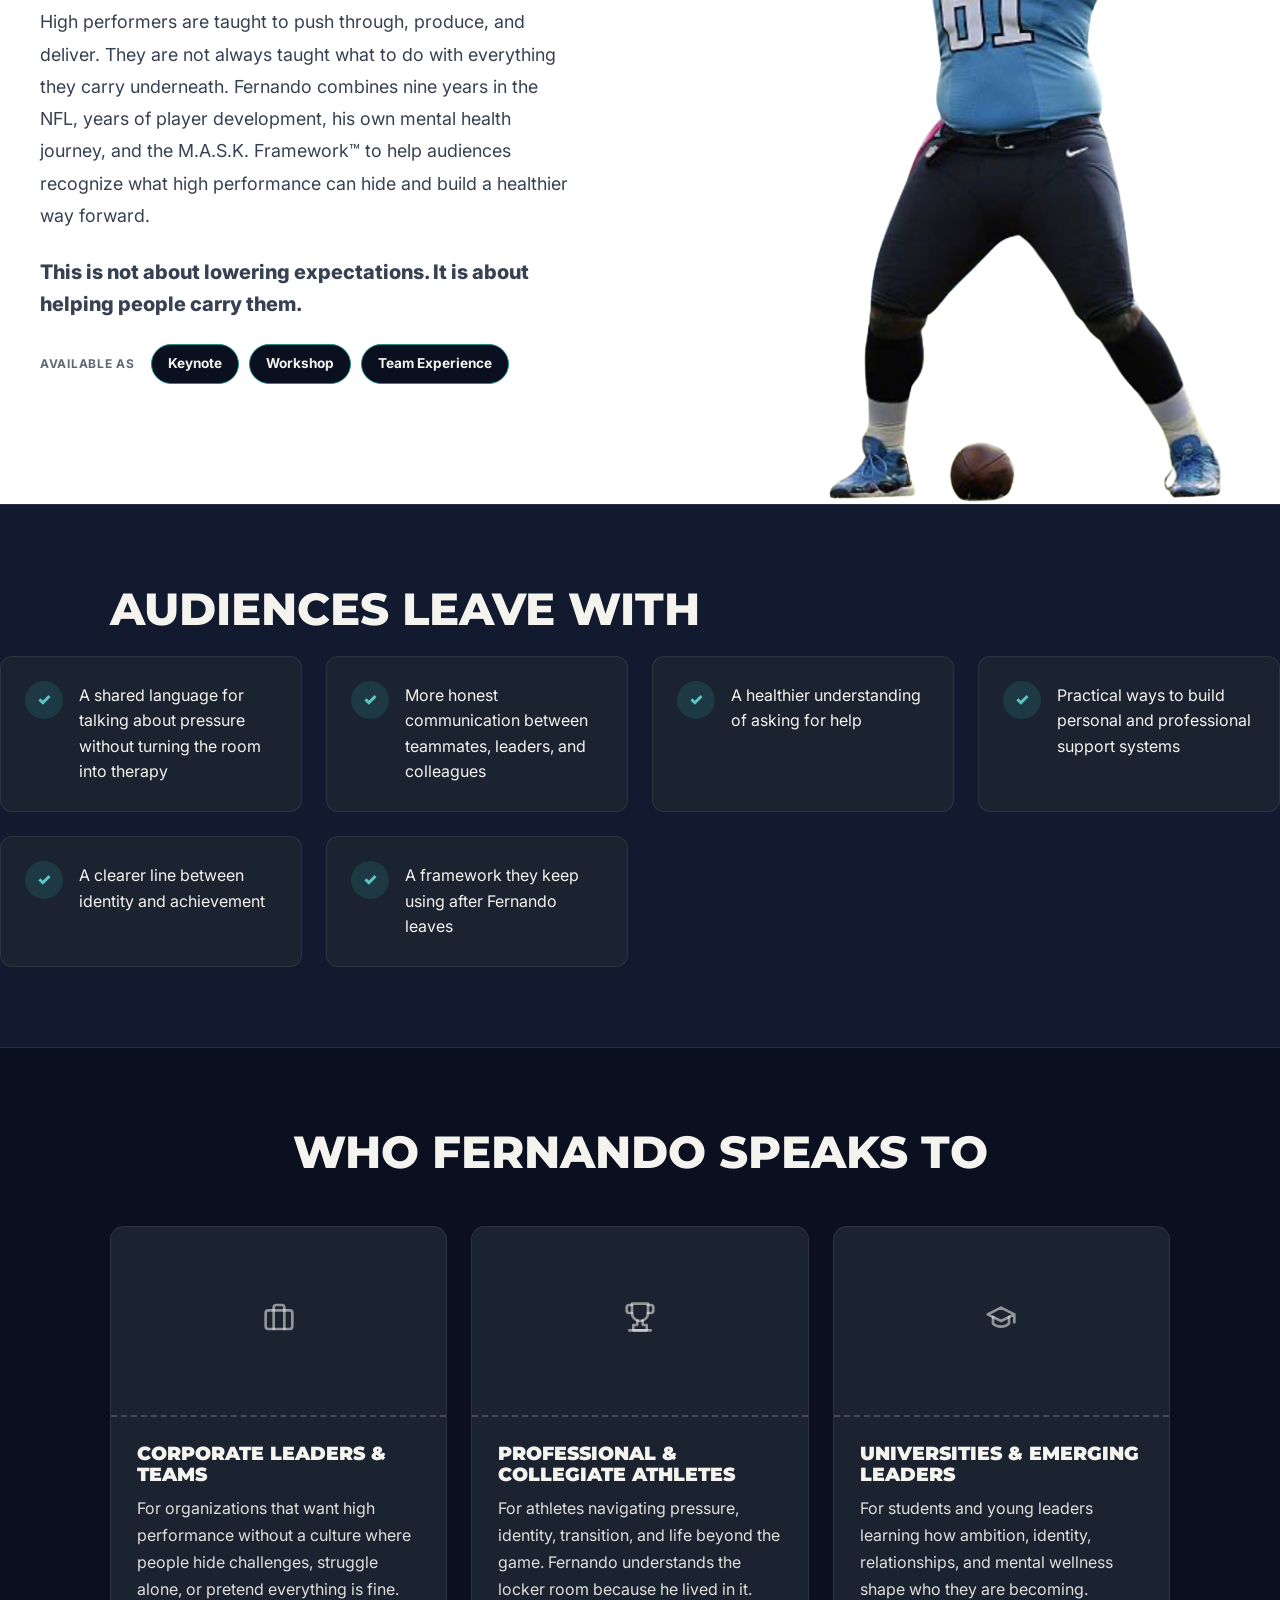
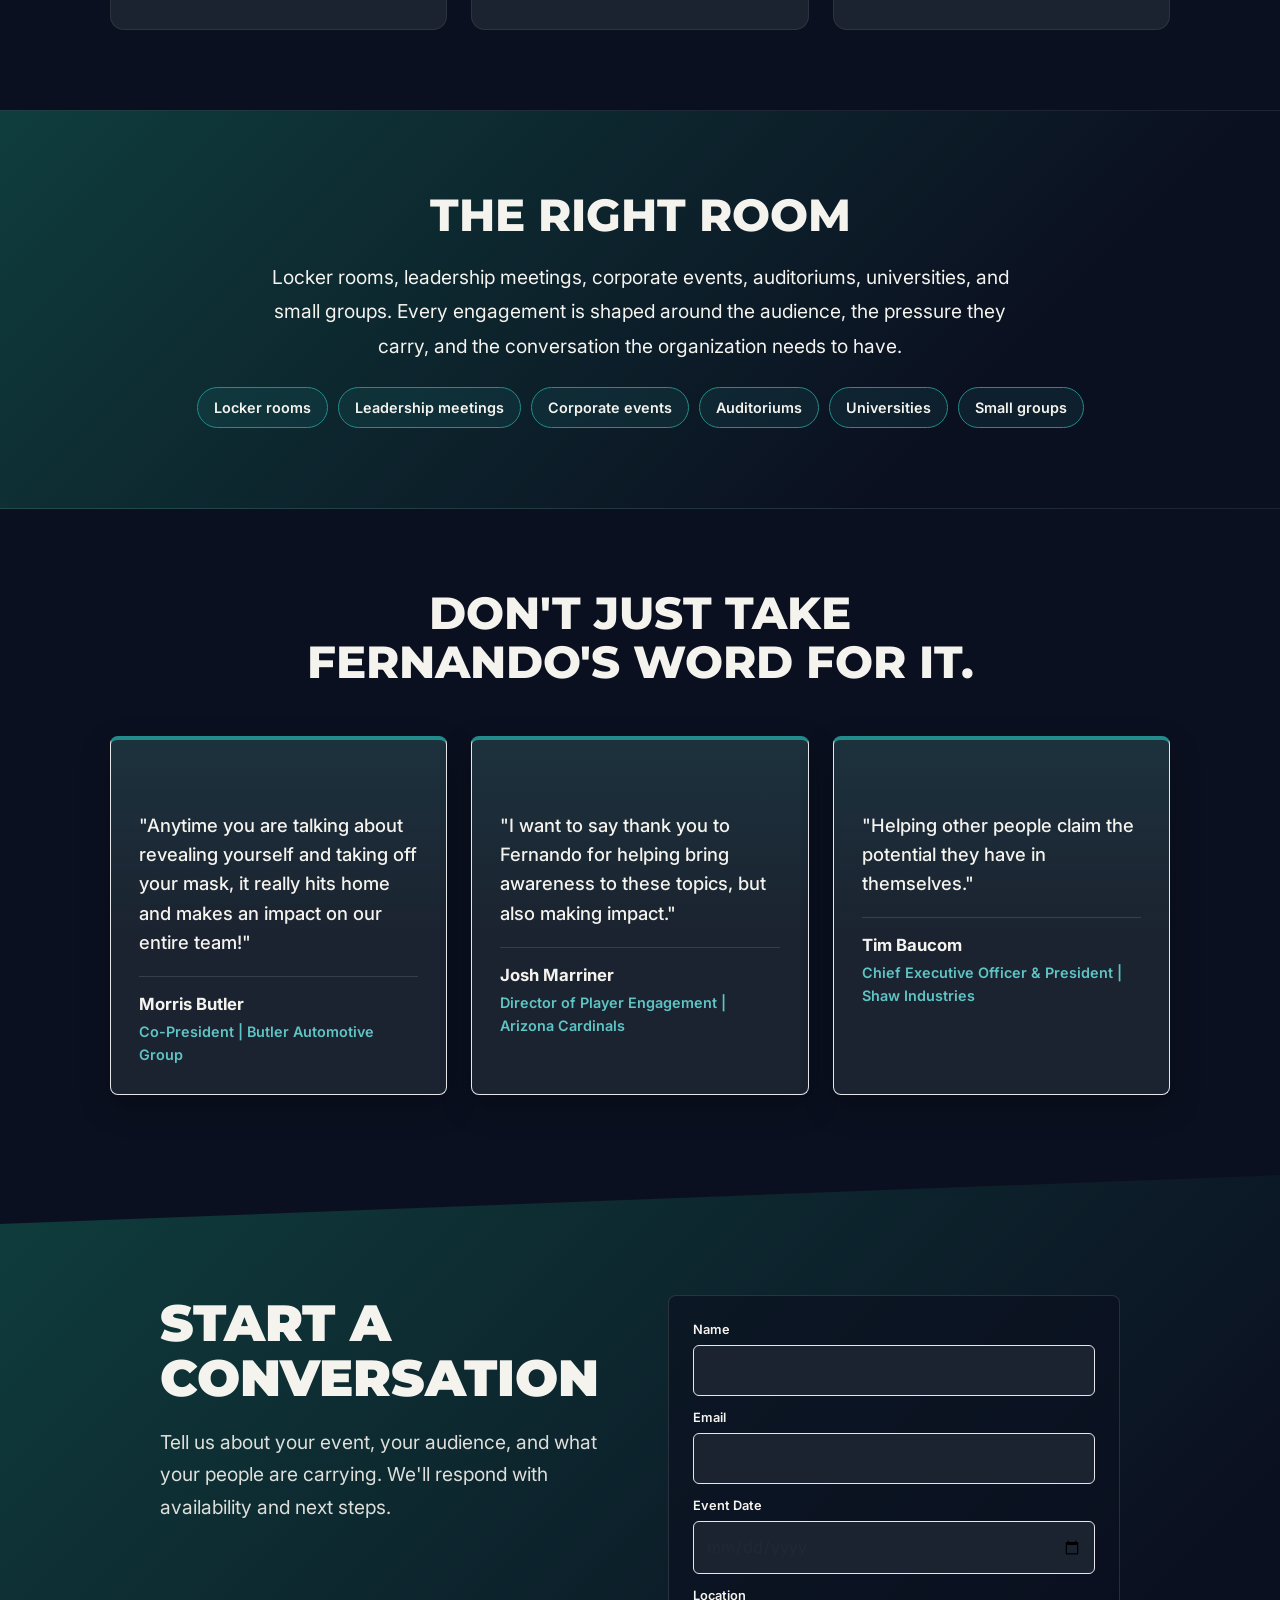
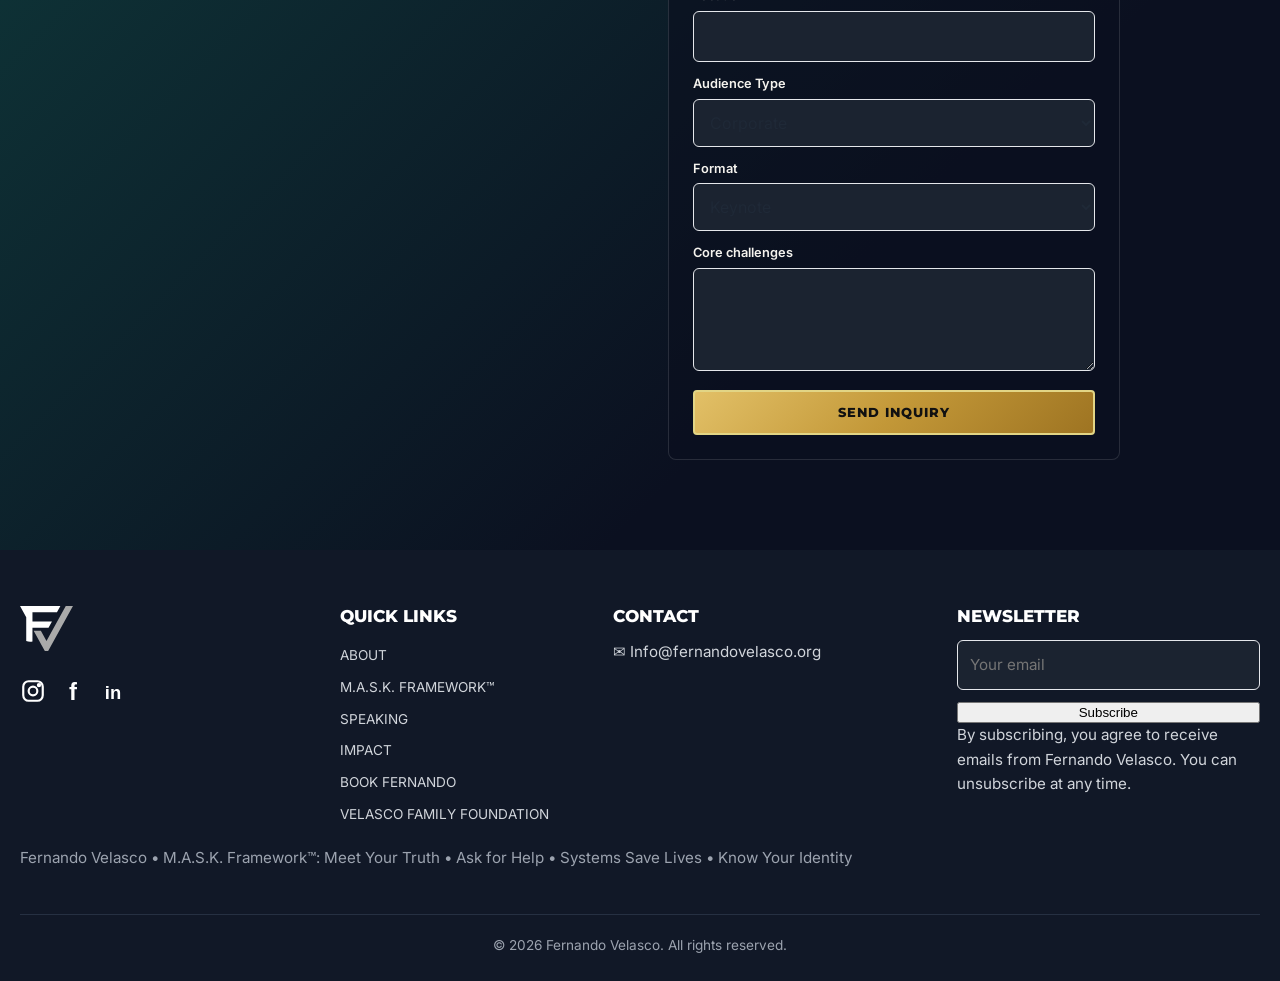
<file: speaking.html>
<!DOCTYPE html>
<html lang="en">
<head>
<meta charset="utf-8">
<meta name="viewport" content="width=device-width, initial-scale=1, viewport-fit=cover">
<title>Speaking | Fernando Velasco</title>
<link rel="preconnect" href="https://fonts.googleapis.com">
<link href="https://fonts.googleapis.com/css2?family=Inter:wght@400;500;600;700&family=Montserrat:wght@800;900&display=swap" rel="stylesheet">
<link rel="stylesheet" href="styles.css">

<style>
  :root{--navy:#0B1020;--gold:#D4AF37;--gold-grad:linear-gradient(135deg,#E2C067 0%,#C39838 50%,#9E7422 100%);--gold-border:#E2C067;--teal:#238B8B;--teal-lt:#5EC4C4;--white:#F5F3EE;--card:#1B2330;--band:#111a2e}
  body{background:var(--navy);color:var(--white);font-family:'Inter',sans-serif;overflow-x:clip}
  h1,h2,h3{color:var(--white)}
  .sec{padding:80px 0}
  .band{background:var(--band);border-block:1px solid rgba(255,255,255,.08)}
  .light{background:var(--white);color:#1F2937}
  .light h2,.light h3{color:#0B1020}
  .light p{color:#374151}
  .center{text-align:center;max-width:720px;margin:0 auto 50px}

  .badge-tag{display:inline-block;background:var(--teal);color:var(--navy);font-size:.75rem;font-weight:800;text-transform:uppercase;padding:6px 14px;border-radius:4px;letter-spacing:1px;margin-bottom:12px}
  .btn-gold{background:var(--gold-grad);color:#0B1020;font-weight:800;padding:12px 24px;border-radius:6px;border:1px solid var(--gold-border);cursor:pointer;text-transform:uppercase;letter-spacing:.5px;box-shadow:0 4px 14px rgba(195,152,56,.35);transition:transform .2s,box-shadow .2s;text-decoration:none;display:inline-flex;align-items:center;justify-content:center}
  .btn-gold:hover{transform:translateY(-1px);box-shadow:0 6px 18px rgba(195,152,56,.45)}
  .btn-teal-outline{background:transparent;color:var(--white);border:1px solid var(--teal);font-weight:600;padding:12px 24px;border-radius:6px;text-decoration:none;display:inline-flex;align-items:center;justify-content:center;transition:background .2s}
  .btn-teal-outline:hover{background:rgba(35,139,139,.15)}
  .pop{color:var(--teal-lt)}
  .hl{background:linear-gradient(transparent 58%,rgba(35,139,139,.3) 58%);padding:0 .1em;font-weight:700}
  .grid-2col{display:grid;grid-template-columns:1fr 1fr;gap:56px;align-items:center}
  .grid-3{display:grid;grid-template-columns:repeat(auto-fit,minmax(260px,1fr));gap:24px}

  /* hero + reel */
  .vid-wrap{position:relative;aspect-ratio:16/9;border-radius:14px;overflow:hidden;box-shadow:0 22px 50px rgba(0,0,0,.5);border:2px solid var(--teal);background:#000}
  .vid-wrap iframe{position:absolute;inset:0;width:100%;height:100%;border:0}

  /* photo placeholders */
  .pic{margin:0;position:relative;isolation:isolate}
  .pic::after{content:"";position:absolute;inset:16px -16px -16px 16px;border:2px solid var(--teal);border-radius:14px;z-index:-1}
  .ph{min-height:200px;background:var(--card);border:2px dashed rgba(255,255,255,.18);border-radius:14px;display:grid;place-items:center;color:rgba(245,243,238,.55);font-weight:600;text-align:center;padding:20px}
  .light .ph{background:#e5e7eb;border-color:#9ca3af;color:#6b7280}
  .pic.tall .ph{aspect-ratio:4/5}

  /* keynote */
  .kt-sub{font:800 clamp(1.2rem,2.6vw,1.8rem)/1.2 Montserrat,sans-serif;background:var(--gold-grad);-webkit-background-clip:text;background-clip:text;color:transparent;margin:0 0 22px}
  .callout{font-size:1.25rem;font-weight:800;color:var(--teal);margin:24px 0}
  .pills{display:flex;flex-wrap:wrap;gap:10px;align-items:center;margin-top:8px}
  .pills small{font-weight:700;text-transform:uppercase;letter-spacing:.06em;font-size:.75rem;opacity:.7;margin-right:6px}
  .pill{background:var(--navy);color:var(--white);padding:8px 16px;border-radius:99px;font-weight:700;font-size:.85rem;border:1px solid var(--teal)}

  /* leave-with cards */
  .check-card{background:var(--card);border:1px solid rgba(255,255,255,.08);border-radius:12px;padding:26px 26px 26px 78px;position:relative;transition:transform .25s,border-color .25s;line-height:1.6}
  .check-card:hover{transform:translateY(-5px);border-color:var(--teal)}
  .check-card::before{content:"✓";position:absolute;left:24px;top:24px;width:38px;height:38px;border-radius:50%;background:rgba(35,139,139,.22);color:var(--teal-lt);display:grid;place-items:center;font-weight:900}

  /* audience cards */
  .aud{background:var(--card);border:1px solid rgba(255,255,255,.08);border-radius:14px;overflow:hidden;transition:transform .25s,border-color .25s}
  .aud:hover{transform:translateY(-5px);border-color:var(--teal)}
  .aud .ph{border-radius:0;border:0;border-bottom:2px dashed rgba(255,255,255,.18);min-height:190px}
  .aud div.t{padding:26px}
  .aud h3{margin:0 0 10px;font-size:1.2rem}
  .aud p{margin:0;opacity:.9;line-height:1.7}

  /* right room */
  .room{background:linear-gradient(135deg,#0f3d3d,#0B1020 75%)}
  .chips{display:flex;flex-wrap:wrap;gap:10px;margin-top:24px}
  .chips span{border:1px solid var(--teal);padding:8px 16px;border-radius:99px;font-weight:600;font-size:.9rem;background:rgba(35,139,139,.12)}

  /* testimonials */
  .quote{background:linear-gradient(180deg,rgba(35,139,139,.14),transparent 55%),var(--card);border-top:4px solid var(--teal)}
  .quote p{color:var(--white);font-size:1.15rem;line-height:1.6}
  .quote .who{display:block;border-top:1px solid rgba(255,255,255,.12);padding-top:14px;font-size:.9rem;font-weight:600;color:var(--teal-lt)}
  .quote .who strong{display:block;color:var(--white);font-size:1.05rem}

  .cta-band{background:linear-gradient(135deg,#0f3d3d,#0B1020 70%);clip-path:polygon(0 5%,100% 0,100% 100%,0 100%);padding:120px 0 90px}
  .cta-band .card{background:rgba(11,16,32,.65);border:1px solid rgba(255,255,255,.12)}

  .grid-3>.fade:nth-child(3n+2){transition-delay:.12s}
  .grid-3>.fade:nth-child(3n+3){transition-delay:.24s}

  .keynote-light {
  position: relative;
  overflow: hidden;
  padding: 120px 0;
  background-color: #ffffff;
  }

  /* Flex layout on wrapper to position text and cutout side-by-side */
  .keynote-light .wrap {
  position: relative;
  z-index: 1;
  display: flex;
  align-items: flex-end;
  justify-content: space-between;
  }

 .kt-cutout {
  position: absolute;
  right: -45px; /* Pulls him over to the right margin */
  bottom: -213px;
  height: 160%; /* Restores original large size */
  max-height: none; /* Removes height caps */
  width: auto;
  object-fit: contain;
  pointer-events: none;
  z-index: 1;
  }

  .kt-text {
    max-width: 540px; /* Ensures text stays neatly in its left column */
    position: relative;
    z-index: 2;
  }

  /* Remove pseudo-element image overlay */
  .keynote-light::after {
    display: none;
  }

  /* Responsive adjustments for mobile */
  @media (max-width: 820px) {
    .keynote-light .wrap {
      flex-direction: column;
    }
    .kt-cutout {
      display: none;
    }
  }

  @media(max-width:768px){.grid-2col{grid-template-columns:1fr;gap:36px}.pic::after{display:none}}
</style>
</head>
<body>

<!-- ============ HEADER ============ -->
<header><div class="wrap">
<a class="logo" href="index.html" aria-label="Fernando Velasco home"><img class="logo-h" src="assets/logos/fv-logo-horizontal-white.svg" alt="Fernando Velasco" width="148" height="36"></a>
<nav id="nav"><a href="about.html">About</a><a href="mask.html">M.A.S.K. Framework™</a><a href="speaking.html">Speaking</a><a href="impact.html">Impact</a></nav>
<div style="display:flex;gap:10px;align-items:center">
  <button class="btn sm" data-book>Book Fernando</button>
  <button class="menu" id="menu" aria-label="Menu">☰</button>
</div>
</div></header>

<!-- ============ HERO + REEL ============ -->
<section class="sec" style="background:radial-gradient(circle at 80% 20%,rgba(35,139,139,.22),transparent 50%),var(--navy);padding-bottom:90px">
  <div class="wrap fade" style="max-width:1000px;text-align:center">
    <h1 style="font-size:clamp(2rem,4.4vw,3.5rem);line-height:1.12;margin:0 auto 24px;font-weight:900;max-width:20ch">HELP YOUR PEOPLE PERFORM AT A HIGH LEVEL WITHOUT FEELING LIKE THEY HAVE TO <span class="pop">HIDE.</span></h1>
    <p style="font-size:1.25rem;line-height:1.6;opacity:.9;margin:0 auto 28px;max-width:62ch">Fernando helps high performers and teams build trust, communicate honestly, ask for help sooner, and create the systems needed to sustain excellence.</p>
    <div style="display:flex;gap:16px;flex-wrap:wrap;justify-content:center;margin-bottom:56px">
      <button class="btn-gold" data-book>Book Fernando</button>
      <a href="#reel" class="btn-teal-outline">Watch the Reel</a>
    </div>
    <div class="vid-wrap" id="reel">
      <iframe src="https://www.youtube-nocookie.com/embed/4SYgYGl21MA?rel=0&amp;modestbranding=1" title="Fernando Velasco speaking reel" allow="autoplay; fullscreen; picture-in-picture; clipboard-write; encrypted-media; web-share" referrerpolicy="strict-origin-when-cross-origin" allowfullscreen></iframe>
    </div>
  </div>
</section>

<!-- ============ FLAGSHIP KEYNOTE (white, photo bleeds off the right) ============ -->
<section class="sec light keynote-light">
  <div class="wrap fade" style="max-width:1240px">
    <div class="kt-text">
      <h2 style="font-size:clamp(2.2rem,4vw,3.2rem);font-weight:900;margin:0 0 8px">THE M.A.S.K. Framework™</h2>
      <p class="kt-sub">High Performance Without Hiding</p>
      <p style="font-size:1.12rem;line-height:1.8;margin-bottom:20px">High performers are taught to push through, produce, and deliver. They are not always taught what to do with everything they carry underneath. Fernando combines nine years in the NFL, years of player development, his own mental health journey, and the M.A.S.K. Framework™ to help audiences recognize what high performance can hide and build a healthier way forward.</p>
      <p class="callout">This is not about lowering expectations. It is about helping people carry them.</p>
      <div class="pills"><small>Available as</small><span class="pill">Keynote</span><span class="pill">Workshop</span><span class="pill">Team Experience</span></div>
    </div>
    
    <!-- Cutout Image Element -->
    <img src="assets/images/fernando-cutout.png" alt="Fernando Velasco" class="kt-cutout" />
  </div>
</section>

<!-- ============ AUDIENCES LEAVE WITH ============ -->
<section class="sec band">
  <div class="wrap" style="max-width:1100px">
      <h2 style="font-size:clamp(2rem,3.5vw,2.8rem);font-weight:800">Audiences Leave With</h2></div>
    <div class="grid-3">
      <div class="check-card fade">A shared language for talking about pressure without turning the room into therapy</div>
      <div class="check-card fade">More honest communication between teammates, leaders, and colleagues</div>
      <div class="check-card fade">A healthier understanding of asking for help</div>
      <div class="check-card fade">Practical ways to build personal and professional support systems</div>
      <div class="check-card fade">A clearer line between identity and achievement</div>
      <div class="check-card fade">A framework they keep using after Fernando leaves</div>
    </div>
  </div>
</section>

<!-- ============ WHO FERNANDO SPEAKS TO ============ -->
<section class="sec">
  <div class="wrap" style="max-width:1100px">
    <div class="center fade">
      <h2 style="font-size:clamp(2rem,3.5vw,2.8rem);font-weight:800">Who Fernando Speaks To</h2></div>
    <div class="grid-3">
      <!-- CARD 1: Corporate -->
      <div class="aud fade">
        <div class="ph">
          <div class="aud-icon-badge">
            <svg width="32" height="32" viewBox="0 0 24 24" fill="none" stroke="currentColor" stroke-width="2" stroke-linecap="round" stroke-linejoin="round">
              <rect x="2" y="7" width="20" height="14" rx="2" ry="2"></rect>
              <path d="M16 21V5a2 2 0 0 0-2-2h-4a2 2 0 0 0-2 2v16"></path>
            </svg>
          </div>
        </div>
        <div class="t">
          <h3>Corporate Leaders &amp; Teams</h3>
          <p>For organizations that want high performance without a culture where people hide challenges, struggle alone, or pretend everything is fine.</p>
        </div>
      </div>

      <!-- CARD 2: Athletes -->
      <div class="aud fade">
        <div class="ph">
          <div class="aud-icon-badge">
            <svg width="32" height="32" viewBox="0 0 24 24" fill="none" stroke="currentColor" stroke-width="2" stroke-linecap="round" stroke-linejoin="round">
              <path d="M6 9H4a2 2 0 0 1-2-2V5a2 2 0 0 1 2-2h2"></path>
              <path d="M18 9h2a2 2 0 0 0 2-2V5a2 2 0 0 0-2-2h-2"></path>
              <path d="M4 22h16"></path>
              <path d="M10 14.66V17c0 .55-.45 1-1 1H7v4h10v-4h-2c-.55 0-1-.45-1-1v-2.34"></path>
              <path d="M18 2H6v7a6 6 0 0 0 12 0V2z"></path>
            </svg>
          </div>
        </div>
        <div class="t">
          <h3>Professional &amp; Collegiate Athletes</h3>
          <p>For athletes navigating pressure, identity, transition, and life beyond the game. Fernando understands the locker room because he lived in it.</p>
        </div>
      </div>

      <!-- CARD 3: Universities -->
      <div class="aud fade">
        <div class="ph">
          <div class="aud-icon-badge">
            <svg width="32" height="32" viewBox="0 0 24 24" fill="none" stroke="currentColor" stroke-width="2" stroke-linecap="round" stroke-linejoin="round">
              <path d="M22 10v6M2 10l10-5 10 5-10 5z"></path>
              <path d="M6 12v5c3 3 9 3 12 0v-5"></path>
            </svg>
          </div>
        </div>
        <div class="t">
          <h3>Universities &amp; Emerging Leaders</h3>
          <p>For students and young leaders learning how ambition, identity, relationships, and mental wellness shape who they are becoming.</p>
        </div>
      </div>
    </div>
  </div>
</section>

<!-- ============ THE RIGHT ROOM ============ -->
<section class="sec room band">
  <div class="wrap fade" style="max-width:1000px;text-align:center">
    <h2 style="font-size:clamp(2rem,3.5vw,2.8rem);font-weight:800;margin-bottom:20px">The Right Room</h2>
    <p style="font-size:1.2rem;line-height:1.8;max-width:62ch;margin:0 auto">Locker rooms, leadership meetings, corporate events, auditoriums, universities, and small groups. Every engagement is shaped around the audience, the pressure they carry, and the conversation the organization needs to have.</p>
    <div class="chips" style="justify-content:center"><span>Locker rooms</span><span>Leadership meetings</span><span>Corporate events</span><span>Auditoriums</span><span>Universities</span><span>Small groups</span></div>
  </div>
</section>

<!-- ============ TESTIMONIALS ============ -->
<section class="sec">
  <div class="wrap" style="max-width:1100px">
    <div class="center fade">
      <h2 style="font-size:clamp(2rem,3.5vw,2.8rem);font-weight:800">Don't just take Fernando's word for it.</h2></div>
    <div class="grid-3">
      <div class="card quote fade"><p>"Anytime you are talking about revealing yourself and taking off your mask, it really hits home and makes an impact on our entire team!"</p><span class="who"><strong>Morris Butler</strong>Co-President | Butler Automotive Group</span></div>
      <div class="card quote fade"><p>"I want to say thank you to Fernando for helping bring awareness to these topics, but also making impact."</p><span class="who"><strong>Josh Marriner</strong>Director of Player Engagement | Arizona Cardinals</span></div>
      <div class="card quote fade"><p>"Helping other people claim the potential they have in themselves."</p><span class="who"><strong>Tim Baucom</strong>Chief Executive Officer &amp; President | Shaw Industries</span></div>
    </div>
  </div>
</section>

<!-- ============ START A CONVERSATION (inquiry form) ============ -->
<section class="cta-band" id="book">
  <div class="wrap fade" style="max-width:1000px">
    <div class="grid-2col" style="align-items:start">
      <div>
        <h2 style="font-size:clamp(2.2rem,4vw,3.2rem);font-weight:900;margin-bottom:20px">START A CONVERSATION</h2>
        <p style="font-size:1.2rem;line-height:1.7;opacity:.9">Tell us about your event, your audience, and what your people are carrying. We'll respond with availability and next steps.</p>
      </div>
      <div class="card" data-form></div>
    </div>
  </div>
</section>
</main>

<!-- ============ FOOTER ============ -->
<footer>
  <div class="wrap">
    <div class="foot-grid">
      <div>
        <a class="logo" href="index.html" aria-label="Fernando Velasco home"><img class="logo-i" src="assets/logos/fv-icon-white.svg" alt="Fernando Velasco" width="53" height="45"></a>
        <div class="social">
          <a href="https://www.instagram.com/kidfromwrens?stkn=MzF6Zmh2bGFzdXU0" target="_blank" rel="noopener noreferrer" aria-label="Instagram"><svg viewBox="0 0 24 24" fill="none" stroke="currentColor" stroke-width="2"><rect x="3" y="3" width="18" height="18" rx="5"/><circle cx="12" cy="12" r="4"/><circle cx="17.5" cy="6.5" r="1" fill="currentColor"/></svg></a>
          <a href="https://www.facebook.com/share/1AR26XKZns/?mibextid=wwXIfr" target="_blank" rel="noopener noreferrer" aria-label="Facebook"><svg viewBox="0 0 24 24"><text x="12" y="20" text-anchor="middle" font-size="22" font-weight="800" fill="currentColor" font-family="Arial,sans-serif">f</text></svg></a>
          <a href="https://www.linkedin.com/in/fernando-velasco-0063501b3?utm_source=share_via&utm_content=profile&utm_medium=member_ios" target="_blank" rel="noopener noreferrer" aria-label="LinkedIn"><svg viewBox="0 0 24 24"><text x="12" y="19" text-anchor="middle" font-size="17" font-weight="800" fill="currentColor" font-family="Arial,sans-serif">in</text></svg></a>
        </div>
      </div>
      <div>
        <h4>Quick Links</h4>
        <a href="about.html">About</a>
        <a href="mask.html">M.A.S.K. Framework™</a>
        <a href="speaking.html">Speaking</a>
        <a href="impact.html">Impact</a>
        <a href="book.html">Book Fernando</a>
        <a href="https://www.velascofamilyfoundation.org" target="_blank" rel="noopener">Velasco Family Foundation</a>
      </div>
      <div>
        <h4>Contact</h4>
        <p>&#9993; <a href="mailto:Info@fernandovelasco.org">Info@fernandovelasco.org</a></p>
      </div>
      <div>
        <h4>Newsletter</h4>
        <form class="news" id="newsletter">
          <input type="email" required placeholder="Your email" aria-label="Email address">
          <button type="submit">Subscribe</button>
        </form>
        <p class="news-note">By subscribing, you agree to receive emails from Fernando Velasco. You can unsubscribe at any time.</p>
      </div>
    </div>
    <p class="foot-line">Fernando Velasco • M.A.S.K. Framework™: Meet Your Truth • Ask for Help • Systems Save Lives • Know Your Identity</p>
    <p class="foot-copy">&copy; 2026 Fernando Velasco. All rights reserved.</p>
  </div>
</footer>

<!-- ============ MODALS ============ -->
<div class="modal" id="bm"><div class="box"><button class="x" data-close aria-label="Close">×</button><h2>Book Fernando</h2><div data-form></div></div></div>
<div class="modal" id="rm"><div class="box"><button class="x" data-close aria-label="Close">×</button><div class="vid" style="cursor:default">Speaking reel placeholder</div></div></div>

<script src="script.js"></script>
</body>
</html>
</file>
<file: styles.css>
/* ============ THEME VARIABLES ============ */
/* Colors are defined once here as CSS variables and reused everywhere.
   --gold-grad is the metallic gold gradient used on the logo, buttons, and strip. */
:root{--ink:#111827;--bg:#fff;--alt:#F8FAFC;--text:#1F2937;--head:#000;--gold:#C9A24B;--gold-grad:linear-gradient(135deg,#9A6A22 0%,#C9A24B 28%,#E2D585 50%,#C9A24B 72%,#8F5F1E 100%);--line:#e5e7eb;--card:#fff;--dark:#111827;
/* Safe-area padding keeps content clear of phone notches and system bars */
box-sizing:border-box;padding-top:env(safe-area-inset-top,0px);padding-bottom:env(safe-area-inset-bottom,0px)}

/* Dark mode: follows the visitor's system setting unless data-theme="light" is set on <html> */
@media(prefers-color-scheme:dark){:root:not([data-theme="light"]){--bg:#0b1020;--alt:#111827;--text:#d1d5db;--head:#fff;--line:#263042;--card:#161e2e;--dark:#05080f}}
/* Dark mode forced on manually with data-theme="dark" */
:root[data-theme="dark"]{--bg:#0b1020;--alt:#111827;--text:#d1d5db;--head:#fff;--line:#263042;--card:#161e2e;--dark:#05080f}

/* ============ BASE / RESET ============ */
html{height:100%;scroll-padding-top:env(safe-area-inset-top,0px);scroll-behavior:smooth}
*{box-sizing:border-box}
body{margin:0;background:var(--bg);color:var(--text);font:16px/1.6 Inter,system-ui,sans-serif}

/* ============ TYPOGRAPHY ============ */
/* Headings: heavy, uppercase Montserrat. clamp() scales sizes between mobile and desktop */
h1,h2,h3{font-family:Montserrat,Inter,sans-serif;font-weight:900;color:var(--head);line-height:1.08;text-transform:uppercase;margin:0 0 .5em}
h1{font-size:clamp(2.2rem,7vw,4.6rem)}h2{font-size:clamp(1.6rem,4vw,2.6rem)}h3{font-size:1.15rem}
a{color:inherit}

/* ============ LAYOUT ============ */
/* .wrap centers content and caps its width; section.b is the standard page section */
.wrap{max-width:1100px;margin:0 auto;padding:0 20px}
section.b{padding:72px 0}.alt{background:var(--alt)}

/* ============ HEADER & NAVIGATION ============ */
/* Sticky dark header that stays at the top while scrolling */
header{position:sticky;top:env(safe-area-inset-top,0px);z-index:20;background:var(--ink);color:#fff}
header .wrap{display:flex;align-items:center;justify-content:space-between;gap:12px;height:64px}
/* Logo text is filled with the gold gradient (transparent text over a clipped background) */
.logo{font:900 1rem Montserrat,sans-serif;letter-spacing:.12em;text-decoration:none;background:var(--gold-grad);-webkit-background-clip:text;background-clip:text;color:transparent}
nav{display:flex;gap:18px}nav a{color:#d1d5db;text-decoration:none;font-size:.85rem;font-weight:500}nav a.on,nav a:hover{color:var(--gold)}
/* Mobile (820px and below): hide the nav, show the hamburger; .open drops the nav down as a column */
@media(max-width:820px){nav{display:none}nav.open{display:flex;position:absolute;top:64px;left:0;right:0;background:var(--ink);flex-direction:column;padding:16px 20px}.menu{display:block!important}}
/* Hamburger button: hidden on desktop */
.menu{display:none;background:none;border:1px solid #374151;color:#fff;border-radius:6px;padding:6px 10px}

/* ============ BUTTONS ============ */
/* .btn = gold gradient button, .o = outline variant, .sm = smaller size */
.btn{display:inline-block;background:var(--gold-grad);color:#111;border:2px solid #E2D585;font:800 .8rem Montserrat,sans-serif;letter-spacing:.08em;text-transform:uppercase;padding:13px 22px;border-radius:4px;cursor:pointer;text-decoration:none}
.btn:hover{filter:brightness(1.1)}.btn.o{background:none;color:#fff}.btn.sm{padding:9px 14px}

/* ============ HERO ============ */
.hero{background:linear-gradient(135deg,#0b1020,#111827 55%,#3a2a0a);color:#fff;padding:96px 0 80px}
.hero h1{color:#fff;max-width:14ch}.hero p{max-width:60ch;font-size:1.15rem;color:#d1d5db}
/* Row of call-to-action buttons that wraps on small screens */
.cta{display:flex;flex-wrap:wrap;gap:12px;margin-top:28px}

/* ============ CREDIBILITY STRIP ============ */
.strip{background:var(--gold-grad);color:#111;font:800 .8rem Montserrat,sans-serif;letter-spacing:.06em;text-align:center;padding:14px 20px;text-transform:uppercase}

/* ============ LOGO TICKER ============ */
/* The inner div is twice the width of one set of logos and slides left by 50%,
   then loops, so the repeated items make the scroll look endless */
.ticker{overflow:hidden;border-block:1px solid var(--line);padding:18px 0}
.ticker div{display:flex;gap:48px;width:max-content;animation:tk 30s linear infinite;font:800 .95rem Montserrat;opacity:.5;color:var(--head)}
@keyframes tk{to{transform:translateX(-50%)}}

/* ============ QUOTE ============ */
blockquote{font-size:clamp(1.2rem,2.6vw,1.7rem);border-left:5px solid var(--gold);margin:0;padding:6px 0 6px 22px;color:var(--head);font-weight:500}

/* ============ GRIDS & CARDS ============ */
/* auto-fit grids: columns wrap automatically based on available width (.g4 = narrower columns, .g3 = wider) */
.grid{display:grid;gap:18px}.g4{grid-template-columns:repeat(auto-fit,minmax(220px,1fr))}.g3{grid-template-columns:repeat(auto-fit,minmax(260px,1fr))}
.card{background:var(--card);border:1px solid var(--line);border-radius:8px;padding:24px}

/* ============ M.A.S.K. CARDS ============ */
/* Clickable cards: hover or .open lifts the card and highlights the border */
.mask{cursor:pointer;transition:.25s;position:relative;overflow:hidden}
.mask:hover,.mask.open{transform:translateY(-4px);border-color:var(--gold)}
/* Big gold letter (M, A, S, K) */
.mask .l{font:900 3.5rem Montserrat;background:var(--gold-grad);-webkit-background-clip:text;background-clip:text;color:transparent;line-height:1}
/* Description is collapsed by default and expands when the card is .open */
.mask .d{max-height:0;overflow:hidden;transition:max-height .35s}.mask.open .d{max-height:240px}

/* ============ CHECKMARK LISTS ============ */
ul.chk{padding:0;list-style:none}ul.chk li{padding:6px 0 6px 28px;position:relative}ul.chk li:before{content:"✓";position:absolute;left:0;color:var(--gold);font-weight:800}

/* ============ DARK SECTIONS ============ */
.dark{background:var(--dark);color:#d1d5db}.dark h2{color:#fff}

/* ============ VIDEO PLACEHOLDER ============ */
/* 16:9 box with a dark radial gradient; stands in until a real video is embedded */
.vid{aspect-ratio:16/9;background:#000 radial-gradient(circle,#3a2a0a,#05080f);border-radius:10px;display:grid;place-items:center;cursor:pointer;color:#fff;border:0;width:100%;font:800 1rem Montserrat}

/* ============ TESTIMONIAL CAROUSEL ============ */
/* Only the slide with .on is visible; the dots below mark which one is active */
.car{position:relative;min-height:170px}.car .t{display:none;font-size:1.25rem;color:var(--head)}.car .t.on{display:block}
.dots button{width:10px;height:10px;border-radius:50%;border:0;background:var(--line);margin-right:8px;cursor:pointer}.dots .on{background:var(--gold)}

/* ============ SCROLL FADE-IN ============ */
/* Elements start hidden and shifted down; adding .in (via script) fades them into place */
.fade{opacity:0;transform:translateY(22px);transition:.7s}.fade.in{opacity:1;transform:none}

/* ============ FORMS ============ */
/* .r = a row of fields that wraps to fit the width */
form{display:grid;gap:12px}form .r{display:grid;gap:12px;grid-template-columns:repeat(auto-fit,minmax(200px,1fr))}
input,select,textarea{width:100%;padding:12px;border:1px solid var(--line);border-radius:6px;font:inherit;background:var(--card);color:var(--text)}
label{font-size:.8rem;font-weight:600;display:block;margin-bottom:4px}

/* ============ MODALS ============ */
/* Full-screen dark overlay; hidden until .on is added, then centered with flexbox */
.modal{position:fixed;inset:0;background:rgba(0,0,0,.75);display:none;align-items:center;justify-content:center;z-index:50;padding:16px}.modal.on{display:flex}
.modal .box{background:var(--bg);border-radius:10px;max-width:640px;width:100%;max-height:92%;overflow:auto;padding:28px;position:relative}
/* Close (×) button in the top-right corner of the modal */
.x{position:absolute;right:12px;top:8px;background:none;border:0;font-size:1.8rem;color:var(--text);cursor:pointer}

/* ============ FOOTER & MISC ============ */
footer{background:var(--ink);color:#9ca3af;padding:36px 0;text-align:center;font-size:.85rem}
.note{font-size:.8rem;opacity:.7}

/* ============ ACCESSIBILITY ============ */
/* Turn off the fade-in and ticker animations for visitors who prefer reduced motion */
@media(prefers-reduced-motion:reduce){.fade{transition:none}.ticker div{animation:none}}

.lead{max-width:62ch;font-size:1.15rem;margin-bottom:32px}
.g2{grid-template-columns:repeat(auto-fit,minmax(min(100%,420px),1fr))}
.card:hover{border-color:var(--gold)}

.kt-sub{font-family:Montserrat,sans-serif;font-weight:800;font-size:clamp(1.2rem,3vw,1.9rem);line-height:1.2;color:var(--gold);margin:0 0 24px}
.kt-sub.white{color:#fff;margin-top:36px}
.kt-callout{font-weight:800;color:#fff;font-size:1.25rem;border-left:4px solid var(--gold);padding-left:18px;margin:28px 0}


.ticker{background:transparent;border-color:#e5e7eb}
.ticker div{opacity:1;align-items:center}
.ticker span{opacity:.5;color:#111827}
.ticker img{height:40px;width:auto;opacity:1;filter:brightness(1.4)}
.ticker img.lg{height:90px}

footer{text-align:left;padding:56px 0 24px;font-size:.95rem}
.foot-grid{display:grid;gap:40px;grid-template-columns:1.2fr 1fr 1.3fr 1.3fr}
@media(max-width:820px){.foot-grid{grid-template-columns:1fr 1fr}}
@media(max-width:520px){.foot-grid{grid-template-columns:1fr}}
.foot-grid h4{font:800 1.05rem Montserrat,sans-serif;color:#fff;text-transform:uppercase;margin:0 0 14px}
.foot-grid a{color:#d1d5db;text-decoration:none}
.foot-grid > div > a:not(.logo){display:block;padding:5px 0;text-transform:uppercase;font-size:.85rem}
.foot-grid a:hover{color:var(--gold)}
.foot-grid p{margin:0 0 14px;color:#d1d5db}
.foot-logo{max-width:220px;height:auto}
.social{display:flex;gap:14px;margin-top:20px}
.social a{width:26px;height:26px;color:#fff}
.social svg{width:100%;height:100%}
.foot-copy{text-align:center;margin:44px 0 0;padding-top:20px;border-top:1px solid #263042;color:#9ca3af;font-size:.85rem}

.quote{
  position:relative;
  padding:52px 28px 28px;
  border-top:4px solid var(--gold);
  background:linear-gradient(180deg,rgba(201,162,75,.10),transparent 55%),var(--card);
  box-shadow:0 12px 30px rgba(0,0,0,.28);
  transition:transform .25s,box-shadow .25s;
}
.quote:hover{transform:translateY(-5px);box-shadow:0 18px 38px rgba(0,0,0,.4)}
.quote::before{
  font:900 5rem/1 Montserrat,sans-serif;
  background:var(--gold-grad);-webkit-background-clip:text;background-clip:text;color:transparent;
}
.quote p{font-size:1.2rem;line-height:1.55;font-weight:500;color:var(--head)}
.quote .who{
  display:block;border-top:1px solid var(--line);padding-top:14px;
  font-size:.9rem;font-weight:700;color:var(--gold);
}

.quote .who strong{display:block;font-size:1.05rem;color:var(--head);margin-bottom:2px}

/* wider, centered layout */
.wrap{max-width:1280px}
section .wrap>p{margin-left:auto;margin-right:auto}
/*section .wrap>p{max-width:75ch}*/

/* centered hero */
.hero{text-align:center;padding:120px 0 100px;
  background:radial-gradient(ellipse at 50% 120%,#3a2a0a,transparent 62%),linear-gradient(180deg,#0b1020,#111827)}
.hero h1{max-width:18ch;margin-inline:auto}
.hero p{margin-inline:auto}
.hero .cta{justify-content:center}

/* centered section helper + 4-across M.A.S.K. grid */
.center{text-align:center}
.center>p,.center .lead{margin-inline:auto}
.mask-grid{display:grid;gap:20px;grid-template-columns:repeat(4,1fr);text-align:left}
@media(max-width:900px){.mask-grid{grid-template-columns:repeat(2,1fr)}}
@media(max-width:560px){.mask-grid{grid-template-columns:1fr}}

/* new pull-quote style (replaces the gold-bar blockquote) */
blockquote{position:relative;border:0;margin:48px auto;padding:0 20px;max-width:900px;text-align:center;
  font:800 clamp(1.5rem,3.4vw,2.6rem)/1.2 Montserrat,sans-serif;
  background:var(--gold-grad);-webkit-background-clip:text;background-clip:text;color:transparent}
blockquote::before,blockquote::after{content:"";display:block;width:80px;height:3px;background:var(--gold-grad);margin:0 auto}
blockquote::before{margin-bottom:26px}
blockquote::after{margin-top:26px}

/* Fernando quote: white text, keeps the gold lines */
blockquote.q-white{background:none;-webkit-background-clip:border-box;background-clip:border-box;color:#fff}

/* "Not how to stop performing" quote: plain white, Alex Brush script */
blockquote.q-banner{
  background:none;-webkit-background-clip:border-box;background-clip:border-box;
  color:#fff;font-family:'Alex Brush',cursive;font-weight:400;
  text-transform:none;letter-spacing:.01em;line-height:1.25;
  font-size:clamp(2.2rem,5.5vw,4rem);
  max-width:900px;padding:0 20px;border-radius:0;box-shadow:none;
}
blockquote.q-banner::before,blockquote.q-banner::after{display:none}

.split{display:grid;grid-template-columns:5fr 6fr;gap:56px;align-items:center}
.split.rev{grid-template-columns:6fr 5fr}
.split.rev .photo{order:2}
.photo{margin:0;position:relative;isolation:isolate}
.photo img{width:100%;height:auto;display:block;border-radius:14px;box-shadow:0 18px 40px rgba(0,0,0,.35)}
.photo::after{content:"";position:absolute;inset:16px -16px -16px 16px;border:2px solid var(--gold);border-radius:14px;z-index:-1}
.photo-row{display:grid;gap:14px;grid-template-columns:repeat(3,1fr)}
.photo-row img{width:100%;aspect-ratio:4/5;object-fit:cover;border-radius:12px;display:block}
@media(max-width:820px){.split,.split.rev{grid-template-columns:1fr}.split.rev .photo{order:0}.photo::after{display:none}.photo-row{grid-template-columns:1fr}}

.split blockquote{font-size:clamp(1.3rem,2.2vw,1.9rem);margin:32px auto}


/* hero emphasis words */
.hl-gold{background:var(--gold-grad);-webkit-background-clip:text;background-clip:text;color:transparent}
.hl-script{
  font-family:'Alex Brush',cursive;font-weight:400;text-transform:none;
  font-size:1.4em;line-height:.9;color:#E2D585;
  display:inline-block;padding:0 .08em;
}
.hero h1{max-width:20ch}
/*
.hero{text-align:left;padding:80px 0 0;overflow:hidden;
  background:radial-gradient(circle at 75% 65%,rgba(250,204,21,.25),transparent 45%),linear-gradient(180deg,#0b1020,#111827)}
.hero-split{display:grid;grid-template-columns: 1fr 1.1fr;gap:40px;align-items:end}
.hero-text{align-self:center;padding-bottom:90px}
.hero h1{max-width:14ch;margin-inline:0}
.hero p{margin-inline:0}
.hero .cta{justify-content:flex-start}
.hero-photo{width:100%;max-width:700px;height:auto;display:block;margin:0 0 0 auto;filter:drop-shadow(0 20px 40px rgba(0,0,0,.45))}
@media(max-width:820px){
  .hero-split{grid-template-columns:1fr;text-align:center}
  .hero-text{padding-bottom:20px}
  .hero h1,.hero p{margin-inline:auto}
  .hero .cta{justify-content:center}
}

.hero-photo {
  transform: scale(1.2);
  transform-origin: bottom right;
}
*/

/* Hero grid container */
.hero-split {
  display: grid;
  grid-template-columns: 1fr 1fr;
  gap: 40px;
  align-items: flex-end; /* Keeps image aligned to bottom */
}

/* Image Wrapper */
.hero-photo-container {
  position: relative;
  width: 100%;
  height: 600px; /* Gives the photo a solid fixed vertical presence */
  overflow: hidden;
}

/* Base Photo styling */
.hero-photo {
  width: 100%;
  height: 100%;
  object-fit: cover;
  object-position: top center; /* Keeps Fernando's head and chest centered */
  display: block;
}

/* Smooth edge fading using pseudo-overlay */
.hero-photo-container::after {
  content: '';
  position: absolute;
  inset: 0;
  pointer-events: none;
  background: 
    linear-gradient(to right, #0b1020 0%, transparent 40%),  /* Fades left edge */
    linear-gradient(to top, #111827 0%, transparent 20%),    /* Fades bottom edge */
    linear-gradient(to bottom, #0b1020 0%, transparent 15%); /* Fades top edge */
}

@media(max-width: 820px) {
  .hero-split {
    grid-template-columns: 1fr;
  }
  .hero-photo-container {
    height: 400px;
  }
}

/*
.card-box {
  background: linear-gradient(145deg, #1d2636 0%, #151c28 100%);
  border: 1px solid rgba(255, 255, 255, 0.08);
  border-top: 3px solid var(--teal);
  border-radius: 12px;
  padding: 32px 24px;
  text-align: center;
  transition: all 0.3s cubic-bezier(0.4, 0, 0.2, 1);
  position: relative;
  overflow: hidden;
}

/* Gold highlight for top feature cards */
/*
.card-box:nth-child(1),
.card-box:nth-child(3) {
  border-top-color: var(--gold-border);
}

.card-box:hover {
  transform: translateY(-6px);
  border-color: rgba(255, 255, 255, 0.2);
  border-top-color: var(--gold-border);
  box-shadow: 0 12px 30px -10px rgba(0, 0, 0, 0.5),
              0 0 20px rgba(35, 139, 139, 0.15);
}

.card-box h3 {
  color: #FFFFFF !important;
  font-size: 1.25rem;
  font-weight: 800;
  text-transform: uppercase;
  letter-spacing: 0.5px;
  margin-bottom: 12px;
}

.card-box p {
  font-size: 0.95rem;
  line-height: 1.6;
  color: rgba(245, 243, 238, 0.75);
  margin: 0;
}

.card-icon {
  width: 42px;
  height: 42px;
  margin: 0 auto 16px;
  display: flex;
  align-items: center;
  justify-content: center;
  background: rgba(35, 139, 139, 0.12);
  border-radius: 50%;
  color: var(--teal);
}
*/

.card-box {
  background: linear-gradient(145deg, #1d2636 0%, #151c28 100%);
  border: 1px solid rgba(255, 255, 255, 0.08);
  border-top: 3px solid var(--teal); /* All cards default to teal top border */
  border-radius: 12px;
  padding: 32px 24px;
  text-align: center;
  transition: all 0.3s cubic-bezier(0.4, 0, 0.2, 1);
  position: relative;
  overflow: hidden;
}

.card-icon {
  width: 42px;
  height: 42px;
  margin: 0 auto 16px;
  display: flex;
  align-items: center;
  justify-content: center;
  background: rgba(35, 139, 139, 0.12); /* Default teal icon background */
  border-radius: 50%;
  color: var(--teal);                   /* Default teal icon color */
  transition: all 0.3s ease;
}

/* HOVER STATE: Turns border & icon GOLD on hover for ALL cards */
.card-box:hover {
  transform: translateY(-6px);
  border-color: rgba(255, 255, 255, 0.2);
  border-top-color: var(--gold-border);  /* Top border shifts to gold */
  box-shadow: 0 12px 30px -10px rgba(0, 0, 0, 0.5),
              0 0 20px rgba(226, 192, 103, 0.2);
}

.card-box:hover .card-icon {
  color: #E2C067;                         /* Icon turns gold */
  background: rgba(226, 192, 103, 0.15);  /* Icon background turns gold tint */
}


/* Hidden base state */
.reveal {
  opacity: 0;
  transform: translateY(30px);
  transition: opacity 0.7s cubic-bezier(0.16, 1, 0.3, 1), 
              transform 0.7s cubic-bezier(0.16, 1, 0.3, 1);
  will-change: opacity, transform;
}

/* Visible active state triggered by JS */
.reveal.active {
  opacity: 1;
  transform: translateY(0);
}

/* Optional: Staggered animation for grid items */
.grid-3col .card-box:nth-child(2) { transition-delay: 0.1s; }
.grid-3col .card-box:nth-child(3) { transition-delay: 0.2s; }
.grid-3col .card-box:nth-child(4) { transition-delay: 0.1s; }
.grid-3col .card-box:nth-child(5) { transition-delay: 0.2s; }
.grid-3col .card-box:nth-child(6) { transition-delay: 0.3s; }

@media(min-width:821px){
  header .wrap nav{margin-left:auto;margin-right:28px;gap:26px}
}

.logo{display:inline-flex;align-items:center;line-height:0}
.logo img{display:block;width:auto}
.logo-h{height:36px}
.logo-i{height:45px}
@media(max-width:600px){.logo-h{height:28px}}
</file>
